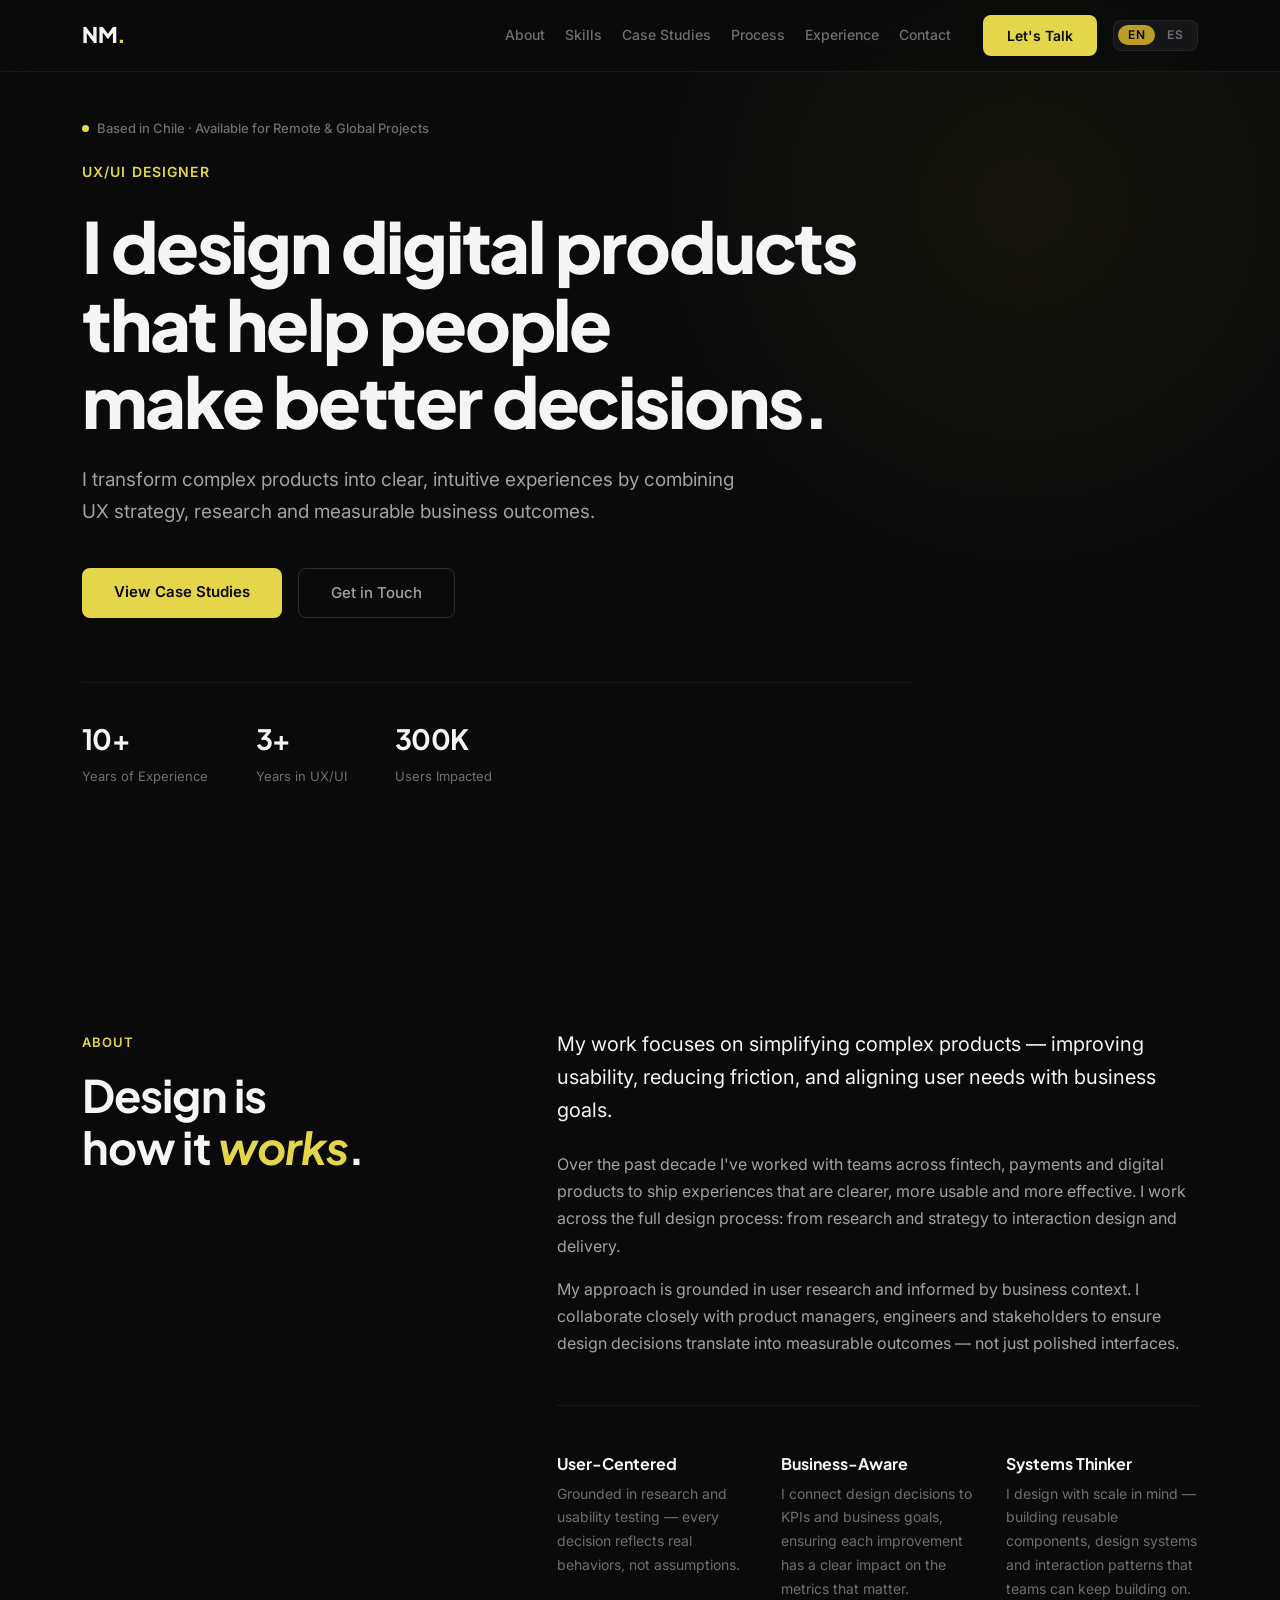
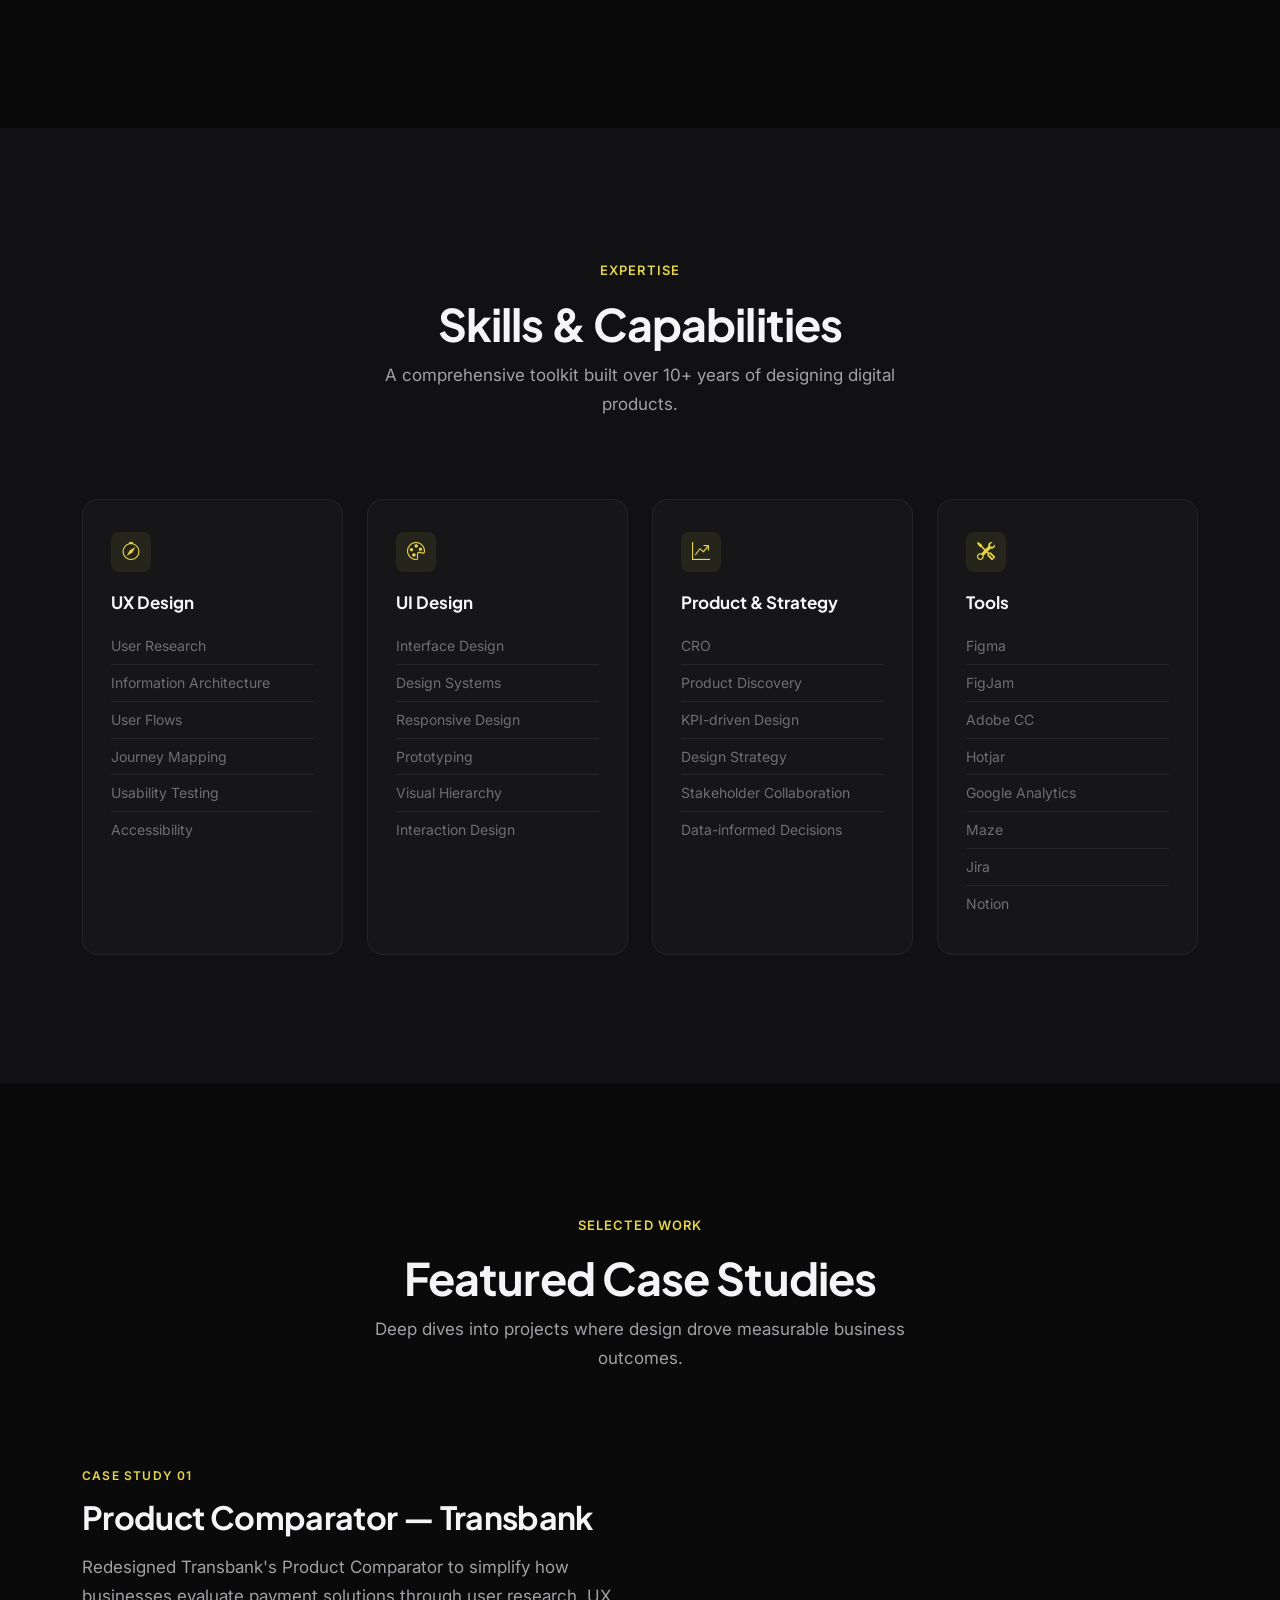
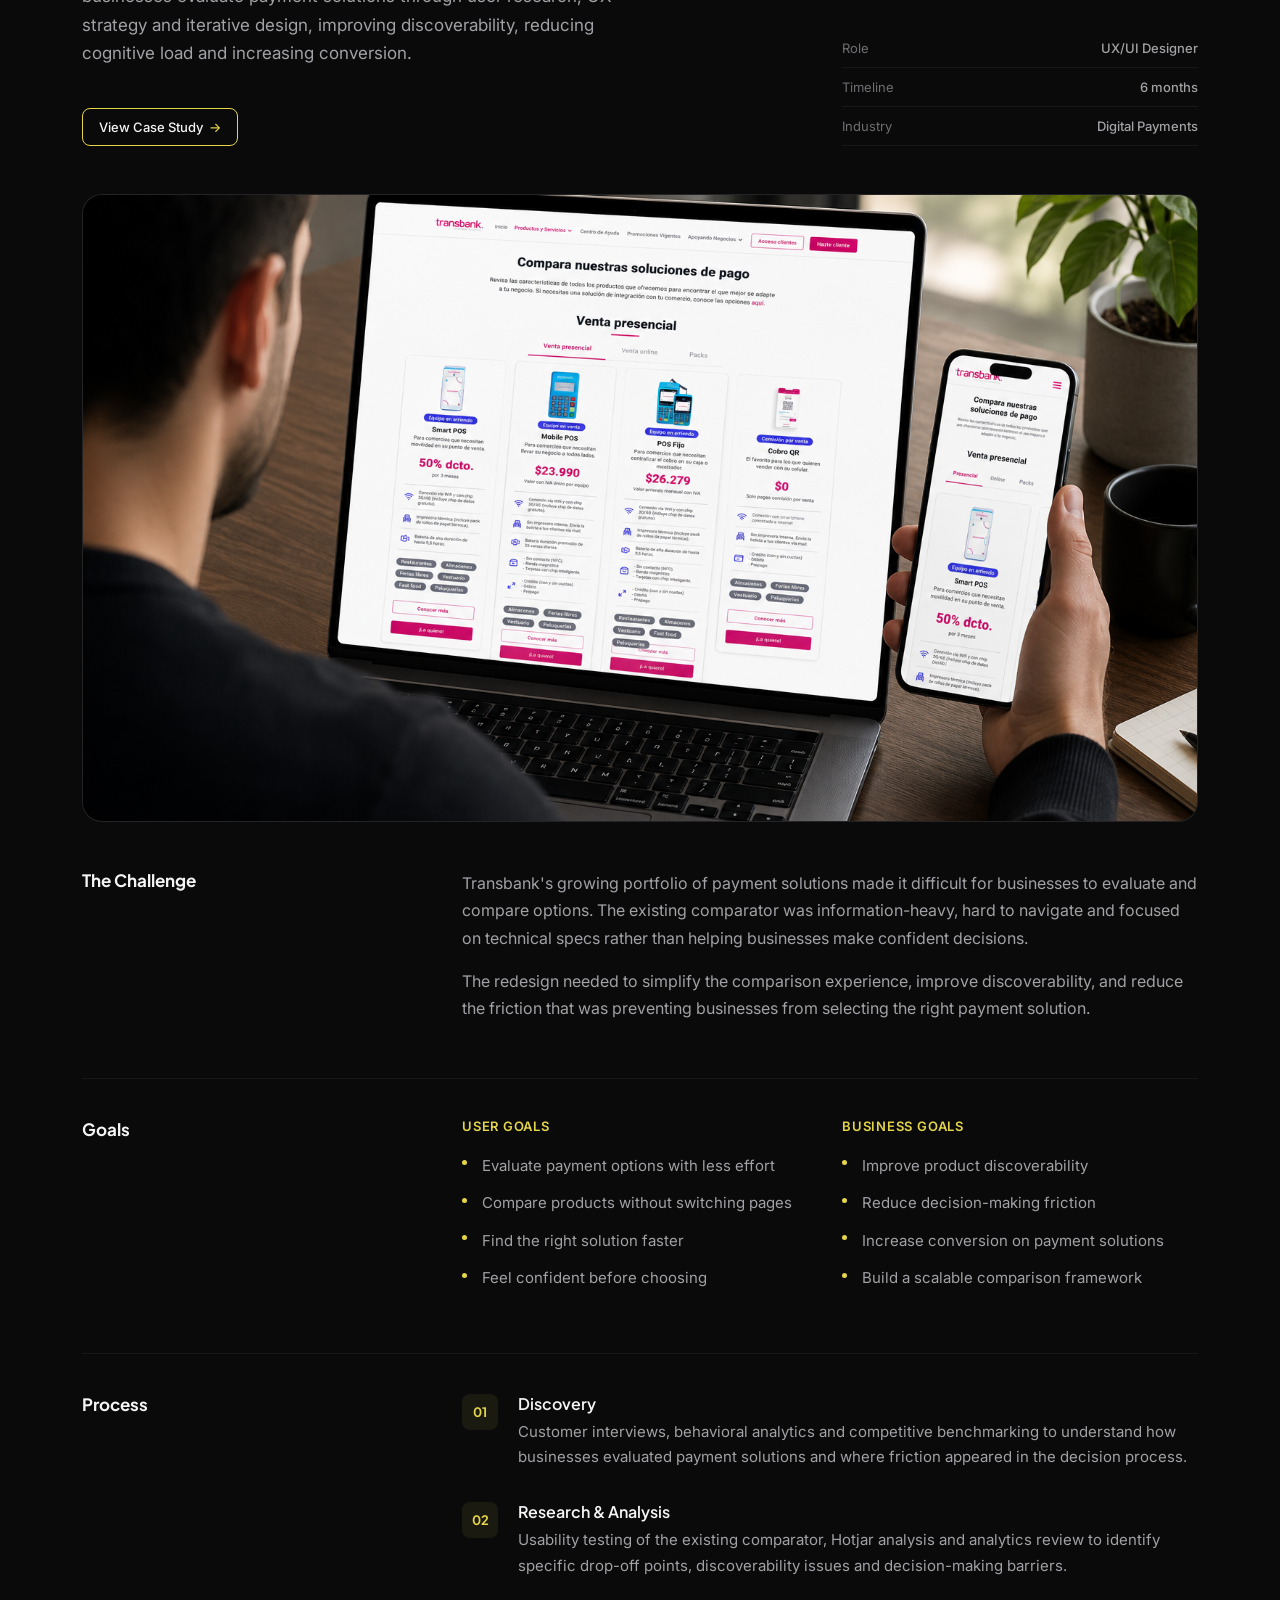
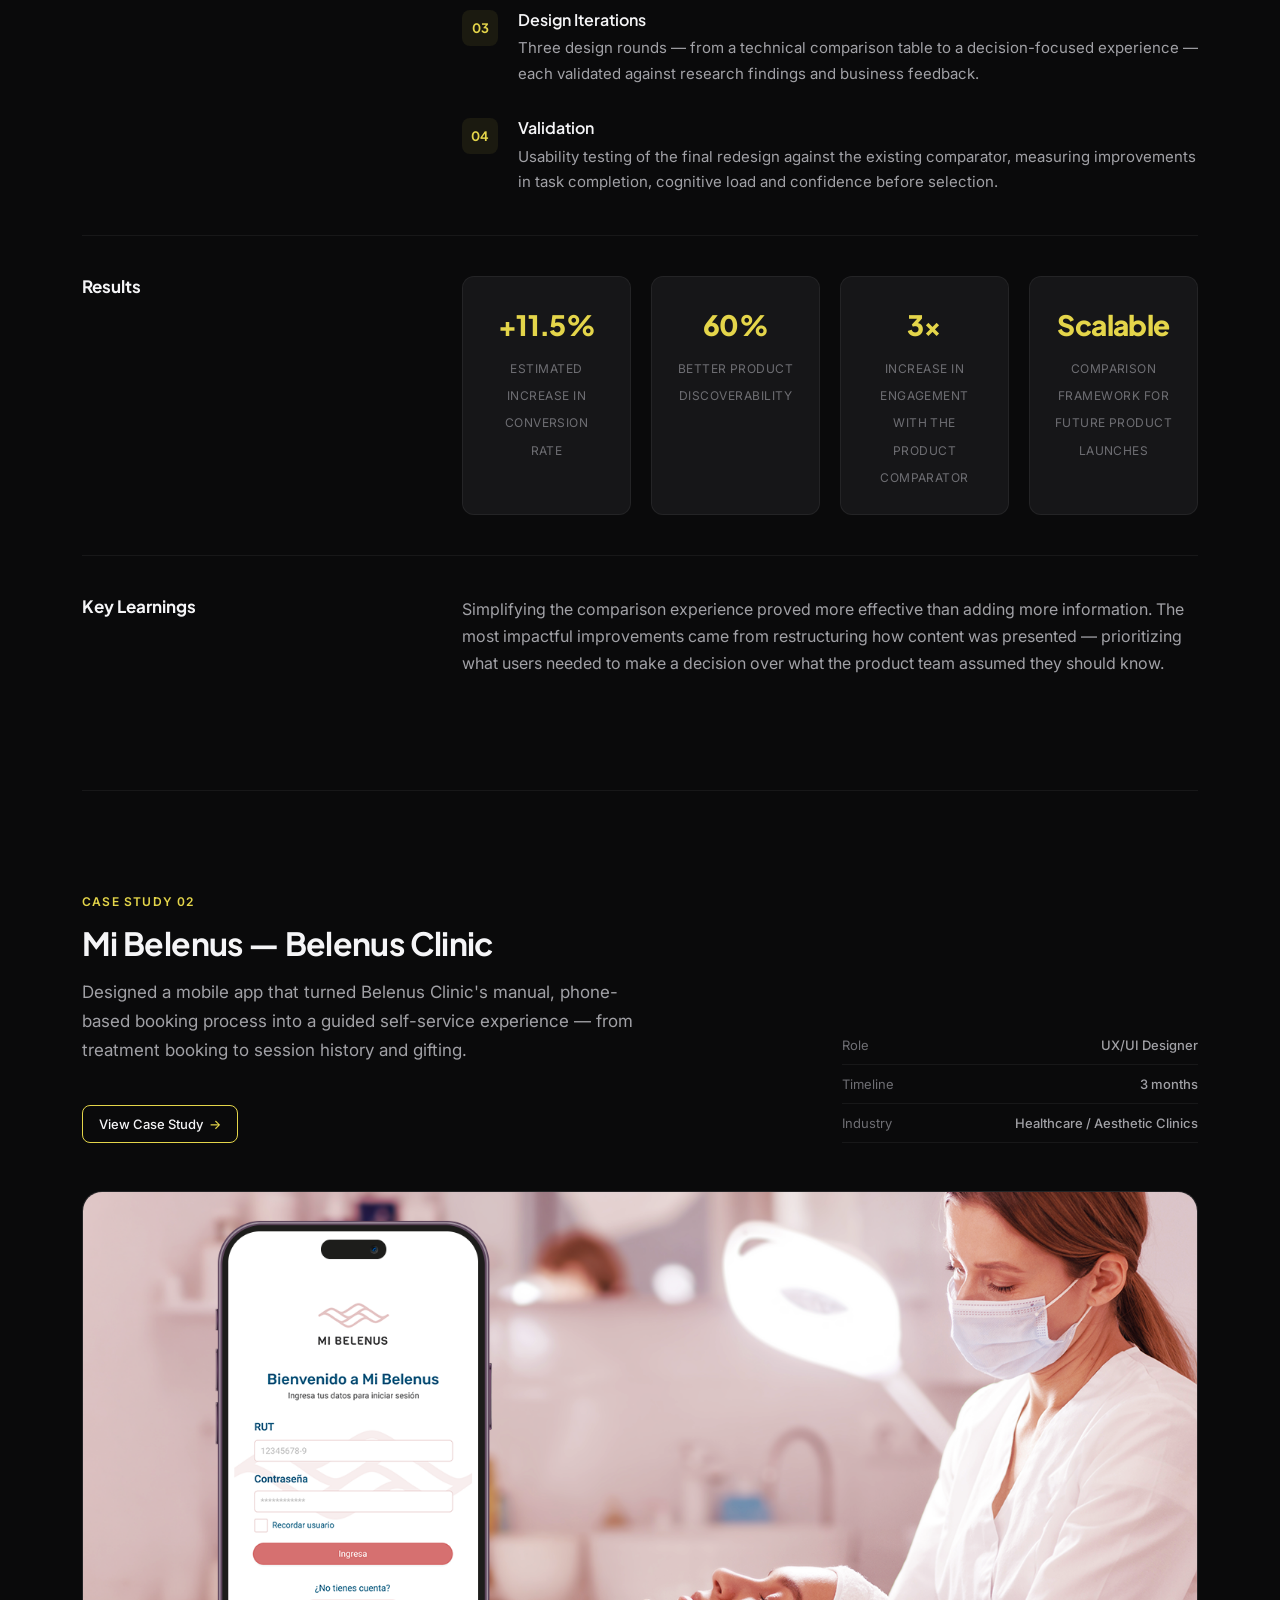
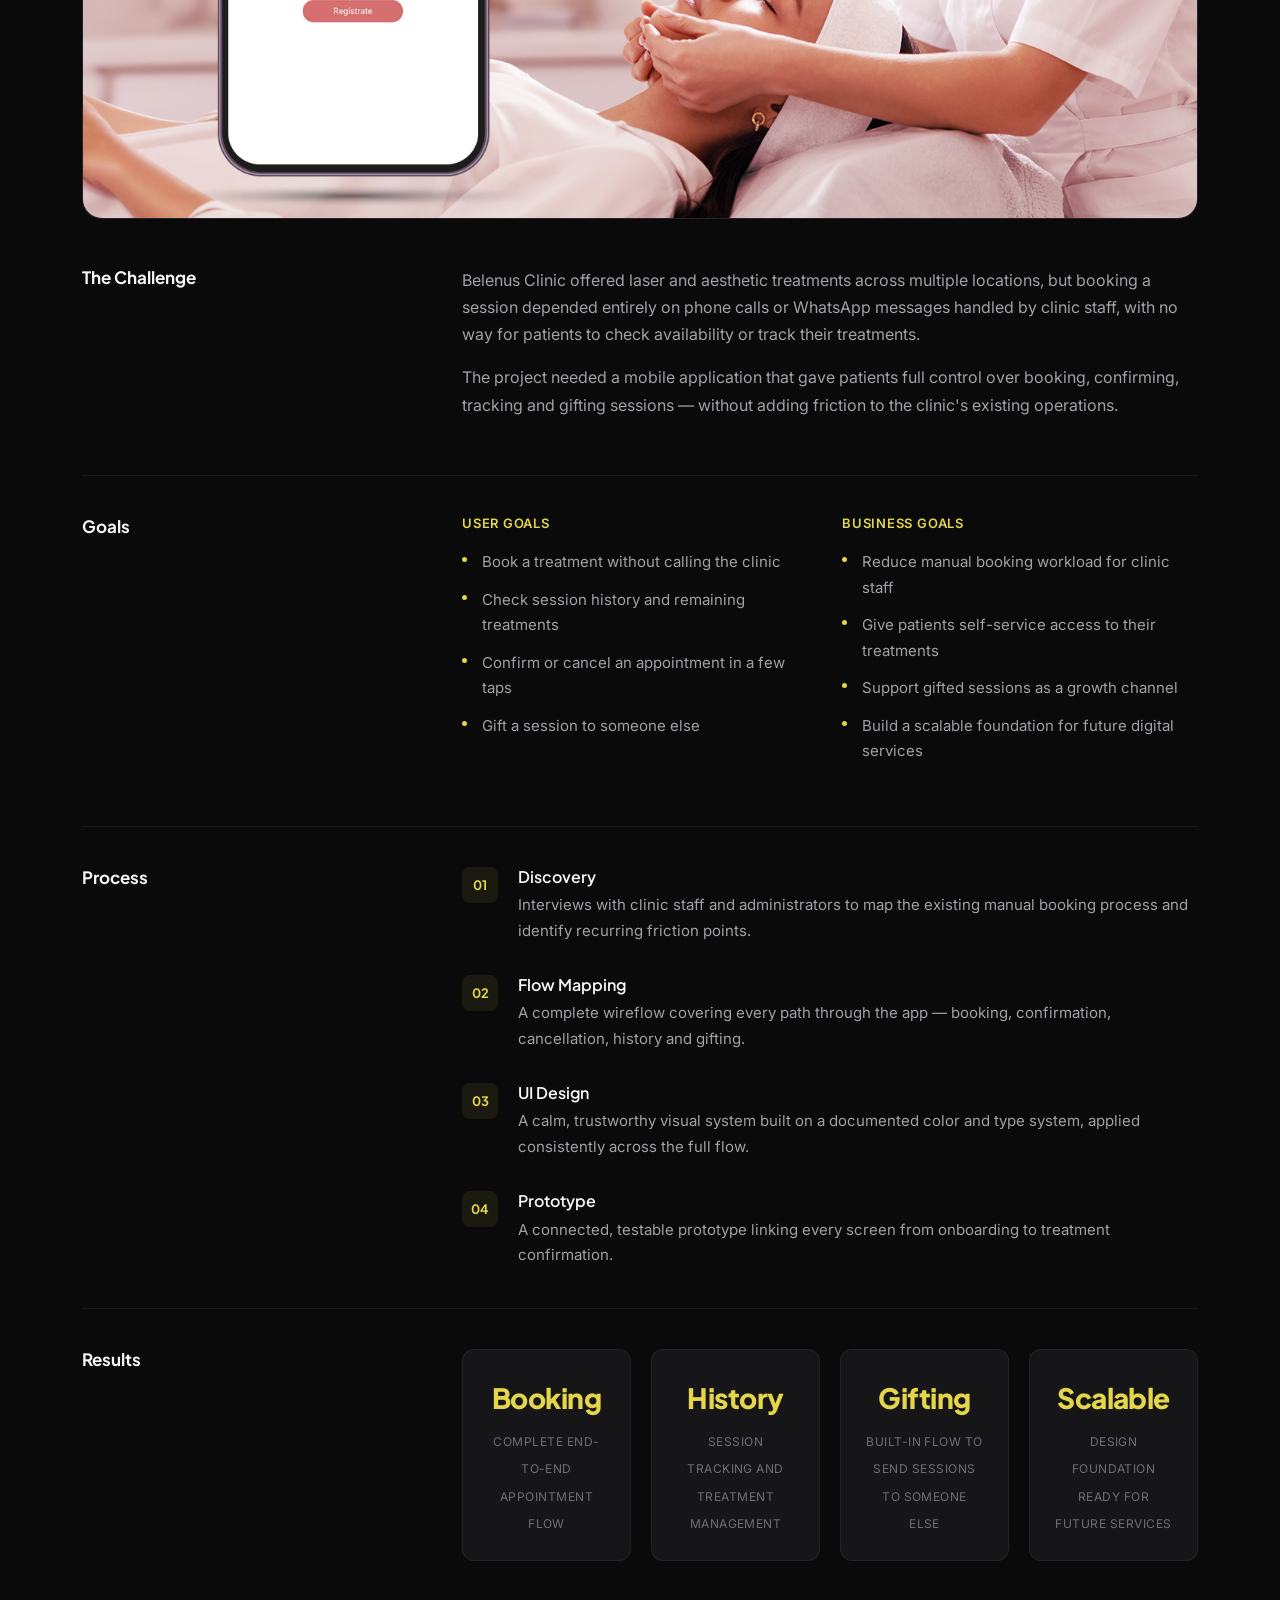
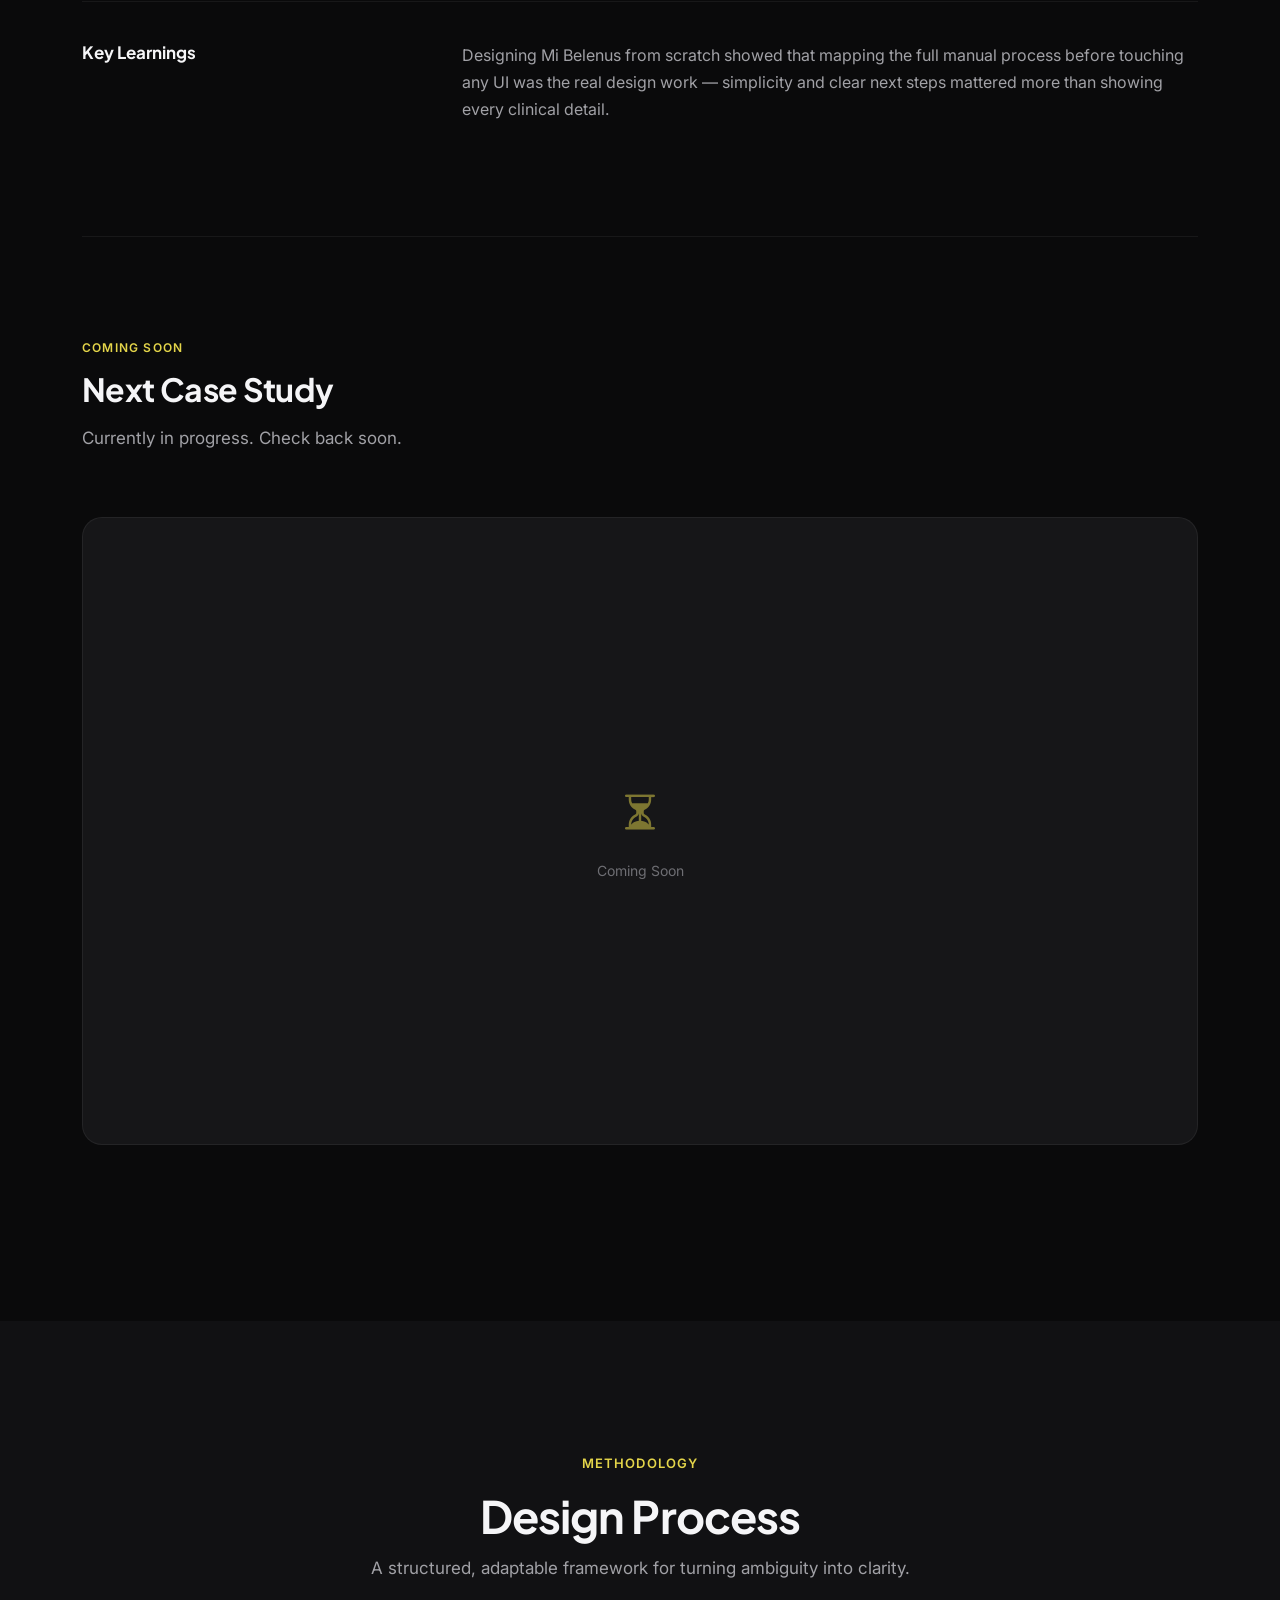
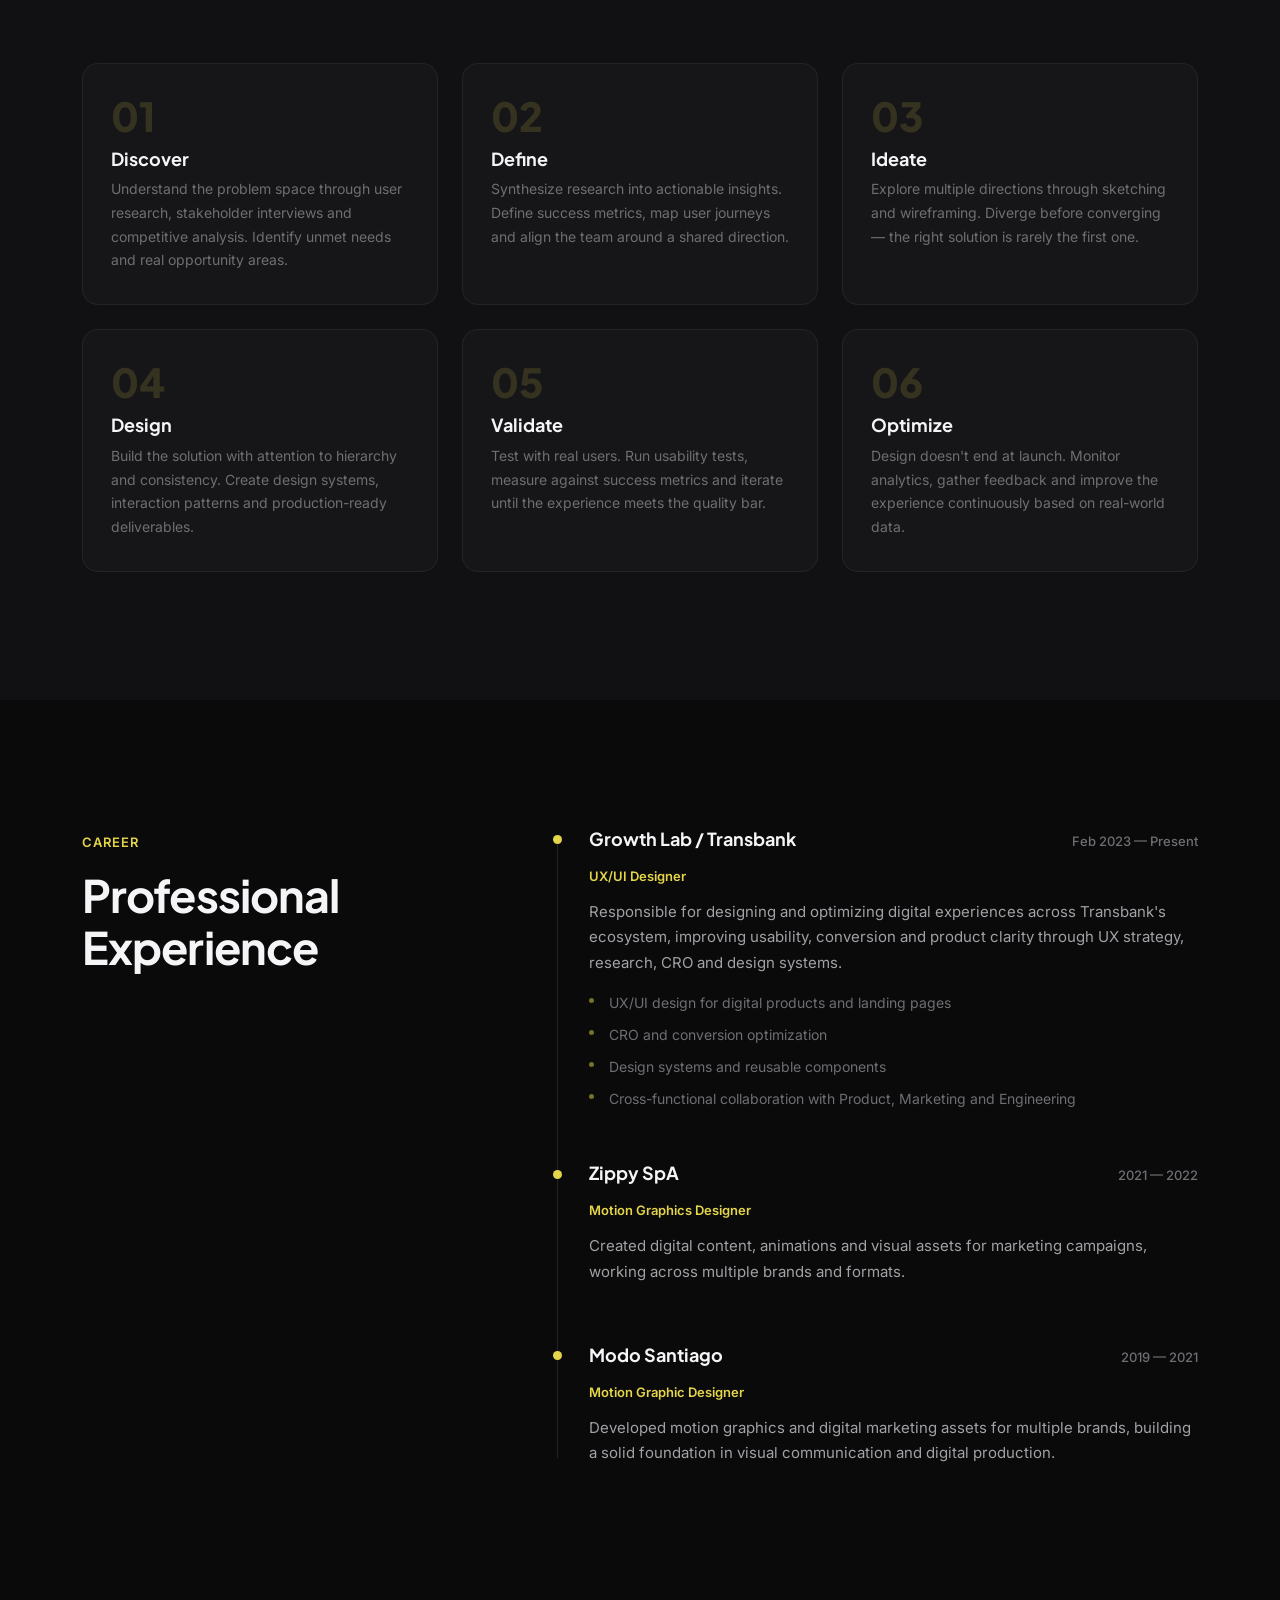
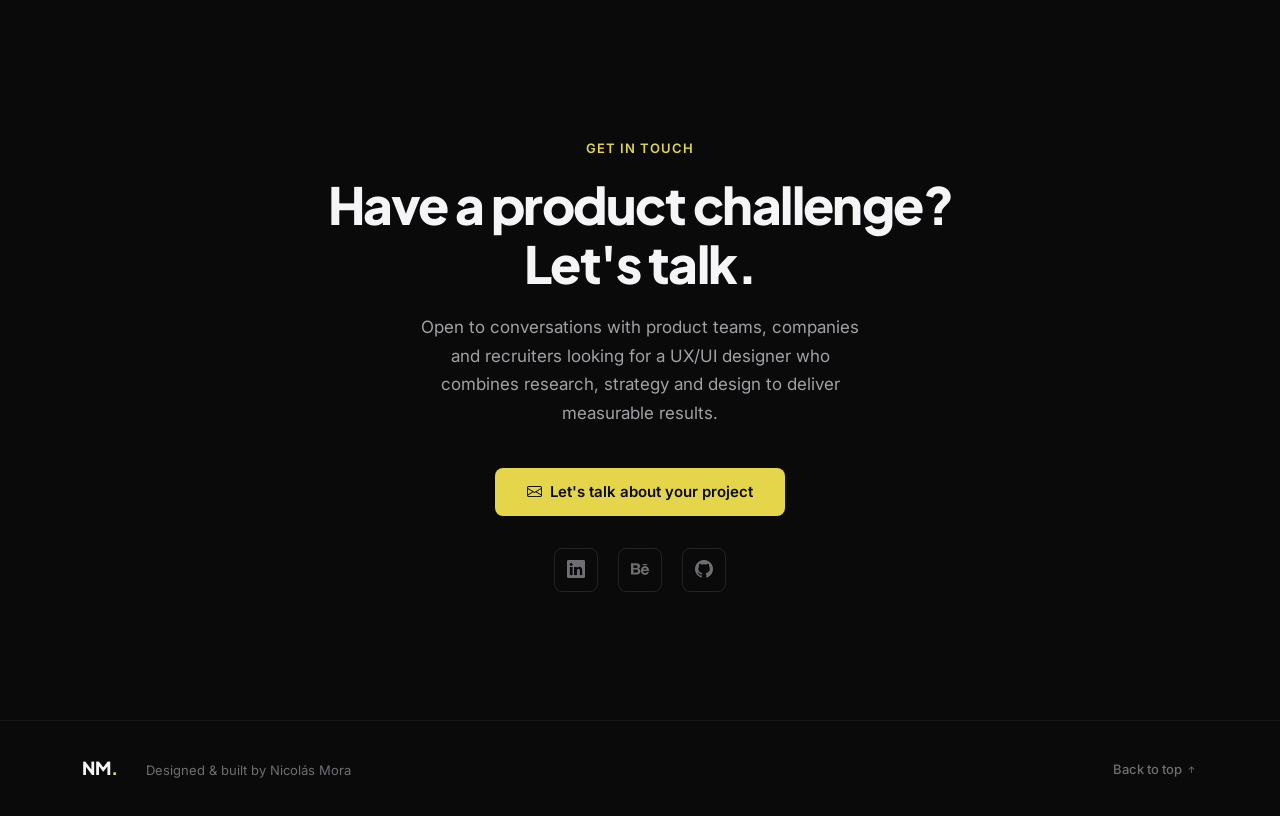
<file: index.html>
<!DOCTYPE html>
<html lang="en" data-bs-theme="dark">
<head>
  <meta charset="UTF-8">
  <meta name="viewport" content="width=device-width, initial-scale=1.0">
  <meta name="description" content="Senior UX/UI Designer — Crafting intuitive digital experiences that drive measurable business outcomes.">
  <meta name="author" content="Nicolás Mora">
  <meta name="theme-color" content="#0a0a0b">
  <title>Nicolás Mora — UX/UI Designer</title>

  <link rel="preconnect" href="https://fonts.googleapis.com">
  <link rel="preconnect" href="https://fonts.gstatic.com" crossorigin>
  <link href="https://fonts.googleapis.com/css2?family=Inter:wght@300;400;500;600;700&family=Plus+Jakarta+Sans:wght@400;500;600;700;800&display=swap" rel="stylesheet">

  <link href="https://cdn.jsdelivr.net/npm/bootstrap@5.3.3/dist/css/bootstrap.min.css" rel="stylesheet">
  <link href="https://cdn.jsdelivr.net/npm/bootstrap-icons@1.11.3/font/bootstrap-icons.min.css" rel="stylesheet">
  <link rel="stylesheet" href="css/style.css">
</head>
<body>

  <!-- ============ NAVIGATION ============ -->
  <nav class="navbar navbar-expand-lg fixed-top nav-blur" id="mainNav">
    <div class="container">
      <a class="navbar-brand brand-mark" href="#">NM<span class="accent-dot">.</span></a>
      <button class="navbar-toggler border-0 shadow-none" type="button" data-bs-toggle="collapse" data-bs-target="#navbarNav" aria-controls="navbarNav" aria-expanded="false" aria-label="Toggle navigation">
        <span class="navbar-toggler-icon"></span>
      </button>
      <div class="collapse navbar-collapse justify-content-end" id="navbarNav">
        <ul class="navbar-nav gap-lg-1">
          <li class="nav-item"><a class="nav-link" href="#about" data-i18n="nav.about">About</a></li>
          <li class="nav-item"><a class="nav-link" href="#skills" data-i18n="nav.skills">Skills</a></li>
          <li class="nav-item"><a class="nav-link" href="#case-studies" data-i18n="nav.caseStudies">Case Studies</a></li>
          <li class="nav-item"><a class="nav-link" href="#process" data-i18n="nav.process">Process</a></li>
          <li class="nav-item"><a class="nav-link" href="#experience" data-i18n="nav.experience">Experience</a></li>
          <li class="nav-item"><a class="nav-link" href="#contact" data-i18n="nav.contact">Contact</a></li>
        </ul>
        <a href="#contact" class="btn btn-accent ms-lg-4 d-none d-lg-inline-flex" data-i18n="nav.cta">Let's Talk</a>
        <div class="lang-switcher" role="group" aria-label="Language selector">
          <button class="lang-btn active" data-lang="en" aria-pressed="true">EN</button>
          <button class="lang-btn" data-lang="es" aria-pressed="false">ES</button>
        </div>
      </div>
    </div>
  </nav>

  <!-- ============ HERO ============ -->
  <header class="hero-section" id="hero">
    <div class="container">
      <div class="row min-vh-100 align-items-center">
        <div class="col-lg-10 col-xl-9">
          <div class="hero-availability fade-in">
            <span class="availability-dot" aria-hidden="true"></span>
            <span data-i18n="hero.availability">Based in Chile &middot; Available for Remote &amp; Global Projects</span>
          </div>
          <div class="hero-overline fade-in" style="animation-delay:.05s" data-i18n="hero.overline">Senior UX/UI Designer</div>
          <h1 class="hero-title fade-in" style="animation-delay:.1s" data-i18n="hero.title" data-i18n-html="true">
            I design digital products<br class="d-none d-md-block">
            that people <em>actually</em> love<br class="d-none d-md-block">
            to use.
          </h1>
          <p class="hero-sub fade-in" style="animation-delay:.2s" data-i18n="hero.sub" data-i18n-html="true">
            Turning complex problems into elegant, intuitive experiences.<br class="d-none d-md-block">
            10+ years helping startups and enterprises ship products that<br class="d-none d-md-block">
            drive engagement, conversion, and lasting business impact.
          </p>
          <div class="hero-ctas fade-in" style="animation-delay:.3s">
            <a href="#case-studies" class="btn btn-accent btn-lg" data-i18n="hero.cta1">View Case Studies</a>
            <a href="#contact" class="btn btn-outline-light btn-lg" data-i18n="hero.cta2">Get in Touch</a>
          </div>
          <div class="hero-stats fade-in" style="animation-delay:.4s">
            <div class="stat-item">
              <span class="stat-number">10+</span>
              <span class="stat-label" data-i18n="hero.stat1">Years Experience</span>
            </div>
            <div class="stat-item">
              <span class="stat-number">3+</span>
              <span class="stat-label" data-i18n="hero.stat2">Years in UX/UI</span>
            </div>
            <div class="stat-item">
              <span class="stat-number">300K</span>
              <span class="stat-label" data-i18n="hero.stat3">Users Impacted</span>
            </div>
          </div>
        </div>
      </div>
    </div>
    <div class="hero-gradient" aria-hidden="true"></div>
  </header>

  <!-- ============ ABOUT ============ -->
  <section class="section-padding" id="about">
    <div class="container">
      <div class="row">
        <div class="col-lg-4 mb-5 mb-lg-0">
          <span class="section-label scroll-reveal" data-i18n="about.label">About</span>
          <h2 class="section-title scroll-reveal" data-i18n="about.title" data-i18n-html="true">Design is<br>how it <em>works</em>.</h2>
        </div>
        <div class="col-lg-7 offset-lg-1">
          <div class="about-content scroll-reveal">
            <p class="lead-text" data-i18n="about.lead">
              I don't just push pixels — I solve problems. Every interface I design starts with understanding the people who will use it and the business outcomes it needs to deliver.
            </p>
            <p class="body-text" data-i18n="about.p1">
              Over the past decade, I've worked across fintech, SaaS, healthcare, and e-commerce — collaborating with product managers, engineers, and stakeholders to ship experiences that move metrics. My approach bridges user empathy with business strategy: I dig into research, challenge assumptions, and design systems that scale.
            </p>
            <p class="body-text" data-i18n="about.p2">
              I believe the best design is invisible. It reduces friction, builds trust, and makes complex workflows feel effortless. Whether I'm redesigning a checkout flow or architecting a design system from scratch, I focus on clarity, consistency, and measurable impact.
            </p>
          </div>
          <div class="about-values scroll-reveal">
            <div class="value-item">
              <h3 class="value-title" data-i18n="about.v1Title">User-Centered</h3>
              <p class="value-desc" data-i18n="about.v1Desc">Every decision is grounded in research, testing, and real user behavior — not assumptions.</p>
            </div>
            <div class="value-item">
              <h3 class="value-title" data-i18n="about.v2Title">Business-Aware</h3>
              <p class="value-desc" data-i18n="about.v2Desc">Good design delivers results. I tie every design decision to KPIs, conversion, and growth.</p>
            </div>
            <div class="value-item">
              <h3 class="value-title" data-i18n="about.v3Title">Systems Thinker</h3>
              <p class="value-desc" data-i18n="about.v3Desc">I build scalable design systems and component libraries that maintain consistency at scale.</p>
            </div>
          </div>
        </div>
      </div>
    </div>
  </section>

  <!-- ============ SKILLS ============ -->
  <section class="section-padding surface-alt" id="skills">
    <div class="container">
      <div class="text-center mb-5 pb-3">
        <span class="section-label scroll-reveal" data-i18n="skills.label">Expertise</span>
        <h2 class="section-title scroll-reveal" data-i18n="skills.title">Skills & Capabilities</h2>
        <p class="section-desc scroll-reveal" data-i18n="skills.desc">A comprehensive toolkit built over 10+ years of designing digital products.</p>
      </div>

      <div class="row g-4">
        <!-- UX Design -->
        <div class="col-md-6 col-xl-3 scroll-reveal">
          <div class="skill-card">
            <div class="skill-icon"><i class="bi bi-compass"></i></div>
            <h3 class="skill-card-title" data-i18n="skills.uxTitle">UX Design</h3>
            <ul class="skill-list">
              <li>User Research</li>
              <li>Information Architecture</li>
              <li>User Flows</li>
              <li>Journey Mapping</li>
              <li>Usability Testing</li>
              <li>Accessibility</li>
            </ul>
          </div>
        </div>

        <!-- UI Design -->
        <div class="col-md-6 col-xl-3 scroll-reveal" style="animation-delay:.1s">
          <div class="skill-card">
            <div class="skill-icon"><i class="bi bi-palette"></i></div>
            <h3 class="skill-card-title" data-i18n="skills.uiTitle">UI Design</h3>
            <ul class="skill-list">
              <li>Interface Design</li>
              <li>Design Systems</li>
              <li>Responsive Design</li>
              <li>Prototyping</li>
              <li>Visual Hierarchy</li>
              <li>Interaction Design</li>
            </ul>
          </div>
        </div>

        <!-- Product & Business -->
        <div class="col-md-6 col-xl-3 scroll-reveal" style="animation-delay:.2s">
          <div class="skill-card">
            <div class="skill-icon"><i class="bi bi-graph-up-arrow"></i></div>
            <h3 class="skill-card-title" data-i18n="skills.prodTitle">Product & Strategy</h3>
            <ul class="skill-list">
              <li>CRO</li>
              <li>Product Discovery</li>
              <li>KPI-driven Design</li>
              <li>Design Strategy</li>
              <li>Stakeholder Collaboration</li>
              <li>Data-informed Decisions</li>
            </ul>
          </div>
        </div>

        <!-- Tools -->
        <div class="col-md-6 col-xl-3 scroll-reveal" style="animation-delay:.3s">
          <div class="skill-card">
            <div class="skill-icon"><i class="bi bi-tools"></i></div>
            <h3 class="skill-card-title" data-i18n="skills.toolsTitle">Tools</h3>
            <ul class="skill-list">
              <li>Figma</li>
              <li>FigJam</li>
              <li>Adobe CC</li>
              <li>Hotjar</li>
              <li>Google Analytics</li>
              <li>Maze</li>
              <li>Jira</li>
              <li>Notion</li>
            </ul>
          </div>
        </div>
      </div>
    </div>
  </section>

  <!-- ============ CASE STUDIES ============ -->
  <section class="section-padding" id="case-studies">
    <div class="container">
      <div class="text-center mb-5 pb-4">
        <span class="section-label scroll-reveal" data-i18n="cs.label">Selected Work</span>
        <h2 class="section-title scroll-reveal" data-i18n="cs.title">Featured Case Studies</h2>
        <p class="section-desc scroll-reveal" data-i18n="cs.desc">Deep dives into projects where design drove measurable business outcomes.</p>
      </div>

      <!-- ===== Case Study 1 ===== -->
      <article class="case-study scroll-reveal" id="cs-transbank">
        <div class="case-study-header">
          <div class="row align-items-end">
            <div class="col-lg-8">
              <span class="case-label" data-i18n="cs1.label">Case Study 01</span>
              <h3 class="case-title" data-i18n="cs1.title">FinFlow — Redesigning the Future of Business Banking</h3>
              <p class="case-excerpt" data-i18n="cs1.excerpt">A complete UX overhaul of a B2B fintech platform that increased user activation by 47% and reduced onboarding drop-off by 62%.</p>
              <a href="case-studies/transbank-product-comparator.html" class="btn-case-study mt-4" data-i18n="cs1.viewCase">Explore Case Study</a>
            </div>
            <div class="col-lg-4">
              <div class="case-meta">
                <div class="meta-item"><span class="meta-label" data-i18n="cs.metaRole">Role</span><span class="meta-value" data-i18n="cs1.role">Lead UX/UI Designer</span></div>
                <div class="meta-item"><span class="meta-label" data-i18n="cs.metaTimeline">Timeline</span><span class="meta-value" data-i18n="cs1.timeline">6 months</span></div>
                <div class="meta-item"><span class="meta-label" data-i18n="cs.metaIndustry">Industry</span><span class="meta-value" data-i18n="cs1.industry">Fintech / B2B SaaS</span></div>
              </div>
            </div>
          </div>
        </div>

        <div class="case-visual">
          <div class="case-visual-placeholder">
            <img src="assets/home/home_cs_01.png"
                 alt="Transbank — Product Comparator interface mockup"
                 loading="lazy"
                 draggable="false"
                 style="width:100%;height:100%;object-fit:cover;display:block;">
          </div>
        </div>

        <div class="case-body">
          <div class="row">
            <div class="col-lg-4 mb-4 mb-lg-0">
              <h4 class="case-section-title" data-i18n="cs.challenge">The Challenge</h4>
            </div>
            <div class="col-lg-8">
              <p data-i18n="cs1.challengeP1">Transbank's growing portfolio of payment solutions made it difficult for businesses to evaluate and compare options. The existing comparator was information-heavy, hard to navigate and focused on technical specs rather than helping businesses make confident decisions.</p>
              <p data-i18n="cs1.challengeP2">The redesign needed to simplify the comparison experience, improve discoverability, and reduce the friction that was preventing businesses from selecting the right payment solution.</p>
            </div>
          </div>

          <hr class="case-divider">

          <div class="row">
            <div class="col-lg-4 mb-4 mb-lg-0">
              <h4 class="case-section-title" data-i18n="cs.goals">Goals</h4>
            </div>
            <div class="col-lg-8">
              <div class="row g-4">
                <div class="col-sm-6">
                  <h5 class="goal-label" data-i18n="cs.userGoals">User Goals</h5>
                  <ul class="goal-list">
                    <li data-i18n="cs1.ug1">Evaluate payment options with less effort</li>
                    <li data-i18n="cs1.ug2">Compare products without switching pages</li>
                    <li data-i18n="cs1.ug3">Find the right solution faster</li>
                    <li data-i18n="cs1.ug4">Feel confident before choosing</li>
                  </ul>
                </div>
                <div class="col-sm-6">
                  <h5 class="goal-label" data-i18n="cs.bizGoals">Business Goals</h5>
                  <ul class="goal-list">
                    <li data-i18n="cs1.bg1">Improve product discoverability</li>
                    <li data-i18n="cs1.bg2">Reduce decision-making friction</li>
                    <li data-i18n="cs1.bg3">Increase conversion on payment solutions</li>
                    <li data-i18n="cs1.bg4">Build a scalable comparison framework</li>
                  </ul>
                </div>
              </div>
            </div>
          </div>

          <hr class="case-divider">

          <div class="row">
            <div class="col-lg-4 mb-4 mb-lg-0">
              <h4 class="case-section-title" data-i18n="cs.process">Process</h4>
            </div>
            <div class="col-lg-8">
              <div class="process-steps-inline">
                <div class="process-step-item">
                  <span class="step-num">01</span>
                  <h5 data-i18n="cs1.proc1Title">Discovery</h5>
                  <p data-i18n="cs1.proc1Desc">Customer interviews, behavioral analytics and competitive benchmarking to understand how businesses evaluated payment solutions and where friction appeared in the decision process.</p>
                </div>
                <div class="process-step-item">
                  <span class="step-num">02</span>
                  <h5 data-i18n="cs1.proc2Title">Research & Analysis</h5>
                  <p data-i18n="cs1.proc2Desc">Usability testing of the existing comparator, Hotjar analysis and analytics review to identify specific drop-off points, discoverability issues and decision-making barriers.</p>
                </div>
                <div class="process-step-item">
                  <span class="step-num">03</span>
                  <h5 data-i18n="cs1.proc3Title">Design Iterations</h5>
                  <p data-i18n="cs1.proc3Desc">Three design rounds — from a technical comparison table to a decision-focused experience — each validated against research findings and business feedback.</p>
                </div>
                <div class="process-step-item">
                  <span class="step-num">04</span>
                  <h5 data-i18n="cs1.proc4Title">Validation</h5>
                  <p data-i18n="cs1.proc4Desc">Usability testing of the final redesign against the existing comparator, measuring improvements in task completion, cognitive load and confidence before selection.</p>
                </div>
              </div>
            </div>
          </div>

          <hr class="case-divider">

          <div class="row">
            <div class="col-lg-4 mb-4 mb-lg-0">
              <h4 class="case-section-title" data-i18n="cs.results">Results</h4>
            </div>
            <div class="col-lg-8">
              <div class="results-grid">
                <div class="result-card">
                  <span class="result-number">+11.5%</span>
                  <span class="result-desc" data-i18n="cs1.res1Desc">Estimated increase in conversion rate</span>
                </div>
                <div class="result-card">
                  <span class="result-number">60%</span>
                  <span class="result-desc" data-i18n="cs1.res2Desc">Better product discoverability</span>
                </div>
                <div class="result-card">
                  <span class="result-number">3×</span>
                  <span class="result-desc" data-i18n="cs1.res3Desc">Increase in engagement with the Product Comparator</span>
                </div>
                <div class="result-card">
                  <span class="result-number" data-i18n="cs1.res4Num">Scalable</span>
                  <span class="result-desc" data-i18n="cs1.res4Desc">Comparison framework for future product launches</span>
                </div>
              </div>
            </div>
          </div>

          <hr class="case-divider">

          <div class="row">
            <div class="col-lg-4 mb-4 mb-lg-0">
              <h4 class="case-section-title" data-i18n="cs.learnings">Key Learnings</h4>
            </div>
            <div class="col-lg-8">
              <p data-i18n="cs1.learnings">Simplifying the comparison experience proved more effective than adding more information. The most impactful improvements came from restructuring how content was presented — prioritizing what users needed to make a decision over what the product team assumed they should know.</p>
            </div>
          </div>
        </div>
      </article>

      <!-- ===== Case Study 2 ===== -->
      <article class="case-study scroll-reveal" id="cs-mibelenus">
        <div class="case-study-header">
          <div class="row align-items-end">
            <div class="col-lg-8">
              <span class="case-label" data-i18n="cs2.label">Case Study 02</span>
              <h3 class="case-title" data-i18n="cs2.title">Mi Belenus — Belenus Clinic</h3>
              <p class="case-excerpt" data-i18n="cs2.excerpt">Designed a mobile app that turned Belenus Clinic's manual, phone-based booking process into a guided self-service experience — from treatment booking to session history and gifting.</p>
              <a href="case-studies/mi-belenus.html" class="btn-case-study mt-4" data-i18n="cs2.viewCase">Explore Case Study</a>
            </div>
            <div class="col-lg-4">
              <div class="case-meta">
                <div class="meta-item"><span class="meta-label" data-i18n="cs.metaRole">Role</span><span class="meta-value" data-i18n="cs2.role">UX/UI Designer</span></div>
                <div class="meta-item"><span class="meta-label" data-i18n="cs.metaTimeline">Timeline</span><span class="meta-value" data-i18n="cs2.timeline">3 months</span></div>
                <div class="meta-item"><span class="meta-label" data-i18n="cs.metaIndustry">Industry</span><span class="meta-value" data-i18n="cs2.industry">Healthcare / Aesthetic Clinics</span></div>
              </div>
            </div>
          </div>
        </div>

        <div class="case-visual">
          <div class="case-visual-placeholder">
            <img src="assets/case-studies/mi-belenus/hero.png"
                 alt="Mi Belenus — booking, home and calendar screens"
                 loading="lazy"
                 draggable="false"
                 style="width:100%;height:100%;object-fit:cover;display:block;">
          </div>
        </div>

        <div class="case-body">
          <div class="row">
            <div class="col-lg-4 mb-4 mb-lg-0">
              <h4 class="case-section-title" data-i18n="cs.challenge">The Challenge</h4>
            </div>
            <div class="col-lg-8">
              <p data-i18n="cs2.challengeP1">Belenus Clinic offered laser and aesthetic treatments across multiple locations, but booking a session depended entirely on phone calls or WhatsApp messages handled by clinic staff, with no way for patients to check availability or track their treatments.</p>
              <p data-i18n="cs2.challengeP2">The project needed a mobile application that gave patients full control over booking, confirming, tracking and gifting sessions — without adding friction to the clinic's existing operations.</p>
            </div>
          </div>

          <hr class="case-divider">

          <div class="row">
            <div class="col-lg-4 mb-4 mb-lg-0">
              <h4 class="case-section-title" data-i18n="cs.goals">Goals</h4>
            </div>
            <div class="col-lg-8">
              <div class="row g-4">
                <div class="col-sm-6">
                  <h5 class="goal-label" data-i18n="cs.userGoals">User Goals</h5>
                  <ul class="goal-list">
                    <li data-i18n="cs2.ug1">Book a treatment without calling the clinic</li>
                    <li data-i18n="cs2.ug2">Check session history and remaining treatments</li>
                    <li data-i18n="cs2.ug3">Confirm or cancel an appointment in a few taps</li>
                    <li data-i18n="cs2.ug4">Gift a session to someone else</li>
                  </ul>
                </div>
                <div class="col-sm-6">
                  <h5 class="goal-label" data-i18n="cs.bizGoals">Business Goals</h5>
                  <ul class="goal-list">
                    <li data-i18n="cs2.bg1">Reduce manual booking workload for clinic staff</li>
                    <li data-i18n="cs2.bg2">Give patients self-service access to their treatments</li>
                    <li data-i18n="cs2.bg3">Support gifted sessions as a growth channel</li>
                    <li data-i18n="cs2.bg4">Build a scalable foundation for future digital services</li>
                  </ul>
                </div>
              </div>
            </div>
          </div>

          <hr class="case-divider">

          <div class="row">
            <div class="col-lg-4 mb-4 mb-lg-0">
              <h4 class="case-section-title" data-i18n="cs.process">Process</h4>
            </div>
            <div class="col-lg-8">
              <div class="process-steps-inline">
                <div class="process-step-item">
                  <span class="step-num">01</span>
                  <h5 data-i18n="cs2.proc1Title">Discovery</h5>
                  <p data-i18n="cs2.proc1Desc">Interviews with clinic staff and administrators to map the existing manual booking process and identify recurring friction points.</p>
                </div>
                <div class="process-step-item">
                  <span class="step-num">02</span>
                  <h5 data-i18n="cs2.proc2Title">Flow Mapping</h5>
                  <p data-i18n="cs2.proc2Desc">A complete wireflow covering every path through the app — booking, confirmation, cancellation, history and gifting.</p>
                </div>
                <div class="process-step-item">
                  <span class="step-num">03</span>
                  <h5 data-i18n="cs2.proc3Title">UI Design</h5>
                  <p data-i18n="cs2.proc3Desc">A calm, trustworthy visual system built on a documented color and type system, applied consistently across the full flow.</p>
                </div>
                <div class="process-step-item">
                  <span class="step-num">04</span>
                  <h5 data-i18n="cs2.proc4Title">Prototype</h5>
                  <p data-i18n="cs2.proc4Desc">A connected, testable prototype linking every screen from onboarding to treatment confirmation.</p>
                </div>
              </div>
            </div>
          </div>

          <hr class="case-divider">

          <div class="row">
            <div class="col-lg-4 mb-4 mb-lg-0">
              <h4 class="case-section-title" data-i18n="cs.results">Results</h4>
            </div>
            <div class="col-lg-8">
              <div class="results-grid">
                <div class="result-card">
                  <span class="result-number" data-i18n="cs2.res1Num">Booking</span>
                  <span class="result-desc" data-i18n="cs2.res1Desc">Complete end-to-end appointment flow</span>
                </div>
                <div class="result-card">
                  <span class="result-number" data-i18n="cs2.res2Num">History</span>
                  <span class="result-desc" data-i18n="cs2.res2Desc">Session tracking and treatment management</span>
                </div>
                <div class="result-card">
                  <span class="result-number" data-i18n="cs2.res3Num">Gifting</span>
                  <span class="result-desc" data-i18n="cs2.res3Desc">Built-in flow to send sessions to someone else</span>
                </div>
                <div class="result-card">
                  <span class="result-number" data-i18n="cs2.res4Num">Scalable</span>
                  <span class="result-desc" data-i18n="cs2.res4Desc">Design foundation ready for future services</span>
                </div>
              </div>
            </div>
          </div>

          <hr class="case-divider">

          <div class="row">
            <div class="col-lg-4 mb-4 mb-lg-0">
              <h4 class="case-section-title" data-i18n="cs.learnings">Key Learnings</h4>
            </div>
            <div class="col-lg-8">
              <p data-i18n="cs2.learnings">Designing Mi Belenus from scratch showed that mapping the full manual process before touching any UI was the real design work — simplicity and clear next steps mattered more than showing every clinical detail.</p>
            </div>
          </div>
        </div>
      </article>

      <!-- ===== Case Study 3 ===== -->
      <article class="case-study scroll-reveal" id="cs-3">
        <div class="case-study-header">
          <div class="row align-items-end">
            <div class="col-lg-8">
              <span class="case-label" data-i18n="cs3.label">Coming Soon</span>
              <h3 class="case-title" data-i18n="cs3.title">Next Case Study</h3>
              <p class="case-excerpt" data-i18n="cs3.excerpt">Currently in progress. Check back soon.</p>
            </div>
            <div class="col-lg-4"></div>
          </div>
        </div>

        <div class="case-visual">
          <div class="case-visual-placeholder">
            <div class="placeholder-inner">
              <i class="bi bi-hourglass-split"></i>
              <span>Coming Soon</span>
            </div>
          </div>
        </div>
      </article>

    </div>
  </section>

  <!-- ============ PROCESS ============ -->
  <section class="section-padding surface-alt" id="process">
    <div class="container">
      <div class="text-center mb-5 pb-3">
        <span class="section-label scroll-reveal" data-i18n="process.label">Methodology</span>
        <h2 class="section-title scroll-reveal" data-i18n="process.title">Design Process</h2>
        <p class="section-desc scroll-reveal" data-i18n="process.desc">A structured, adaptable framework for turning ambiguity into clarity.</p>
      </div>

      <div class="process-framework">
        <div class="row g-4">
          <div class="col-md-6 col-xl-4 scroll-reveal">
            <div class="process-card">
              <span class="process-num">01</span>
              <h3 class="process-card-title" data-i18n="process.s1Title">Discover</h3>
              <p class="process-card-desc" data-i18n="process.s1Desc">Understand the problem space through user research, stakeholder interviews, data analysis, and competitive benchmarking. Identify unmet needs and opportunity areas.</p>
            </div>
          </div>
          <div class="col-md-6 col-xl-4 scroll-reveal" style="animation-delay:.1s">
            <div class="process-card">
              <span class="process-num">02</span>
              <h3 class="process-card-title" data-i18n="process.s2Title">Define</h3>
              <p class="process-card-desc" data-i18n="process.s2Desc">Synthesize research into actionable insights. Frame the problem, define success metrics, map user journeys, and align stakeholders around a shared vision.</p>
            </div>
          </div>
          <div class="col-md-6 col-xl-4 scroll-reveal" style="animation-delay:.2s">
            <div class="process-card">
              <span class="process-num">03</span>
              <h3 class="process-card-title" data-i18n="process.s3Title">Ideate</h3>
              <p class="process-card-desc" data-i18n="process.s3Desc">Explore multiple directions through sketching, wireframing, and collaborative workshops. Diverge before converging — the best solutions come from unexpected places.</p>
            </div>
          </div>
          <div class="col-md-6 col-xl-4 scroll-reveal" style="animation-delay:.3s">
            <div class="process-card">
              <span class="process-num">04</span>
              <h3 class="process-card-title" data-i18n="process.s4Title">Design</h3>
              <p class="process-card-desc" data-i18n="process.s4Desc">Craft the solution with attention to hierarchy, consistency, and delight. Build design systems, define interaction patterns, and create pixel-perfect deliverables.</p>
            </div>
          </div>
          <div class="col-md-6 col-xl-4 scroll-reveal" style="animation-delay:.4s">
            <div class="process-card">
              <span class="process-num">05</span>
              <h3 class="process-card-title" data-i18n="process.s5Title">Validate</h3>
              <p class="process-card-desc" data-i18n="process.s5Desc">Test with real users. Run usability tests, gather feedback, measure against success metrics, and iterate until the experience meets the quality bar.</p>
            </div>
          </div>
          <div class="col-md-6 col-xl-4 scroll-reveal" style="animation-delay:.5s">
            <div class="process-card">
              <span class="process-num">06</span>
              <h3 class="process-card-title" data-i18n="process.s6Title">Optimize</h3>
              <p class="process-card-desc" data-i18n="process.s6Desc">Design doesn't end at launch. Monitor analytics, run A/B tests, gather user feedback, and continuously improve the experience based on real-world data.</p>
            </div>
          </div>
        </div>
      </div>
    </div>
  </section>

  <!-- ============ EXPERIENCE ============ -->
  <section class="section-padding" id="experience">
    <div class="container">
      <div class="row">
        <div class="col-lg-4 mb-5 mb-lg-0">
          <span class="section-label scroll-reveal" data-i18n="exp.label">Career</span>
          <h2 class="section-title scroll-reveal" data-i18n="exp.title" data-i18n-html="true">Professional<br>Experience</h2>
        </div>
        <div class="col-lg-7 offset-lg-1">
          <div class="timeline">

            <div class="timeline-item scroll-reveal">
              <div class="timeline-marker"></div>
              <div class="timeline-content">
                <div class="timeline-header">
                  <h3 class="timeline-company">Growth Lab / Transbank</h3>
                  <span class="timeline-date" data-i18n="exp.t1Date">Feb 2023 — Present</span>
                </div>
                <span class="timeline-role" data-i18n="exp.t1Role">UX/UI Designer</span>
                <p class="timeline-desc" data-i18n="exp.t1Desc">Responsible for designing and optimizing digital experiences across Transbank's ecosystem, improving usability, conversion and product clarity through UX strategy, research, CRO and design systems.</p>
                <ul class="timeline-achievements">
                  <li>UX/UI design for digital products and landing pages</li>
                  <li>CRO and conversion optimization</li>
                  <li>Design systems and reusable components</li>
                  <li>Cross-functional collaboration with Product, Marketing and Engineering</li>
                </ul>
              </div>
            </div>

            <div class="timeline-item scroll-reveal">
              <div class="timeline-marker"></div>
              <div class="timeline-content">
                <div class="timeline-header">
                  <h3 class="timeline-company">Zippy SpA</h3>
                  <span class="timeline-date">2021 — 2022</span>
                </div>
                <span class="timeline-role" data-i18n="exp.t2Role">Motion Graphics Designer</span>
                <p class="timeline-desc" data-i18n="exp.t2Desc">Created digital content, animations and visual assets for marketing campaigns, working across multiple brands and formats.</p>
              </div>
            </div>

            <div class="timeline-item scroll-reveal">
              <div class="timeline-marker"></div>
              <div class="timeline-content">
                <div class="timeline-header">
                  <h3 class="timeline-company">Modo Santiago</h3>
                  <span class="timeline-date">2019 — 2021</span>
                </div>
                <span class="timeline-role" data-i18n="exp.t3Role">Motion Graphic Designer</span>
                <p class="timeline-desc" data-i18n="exp.t3Desc">Developed motion graphics and digital marketing assets for multiple brands, building a solid foundation in visual communication and digital production.</p>
              </div>
            </div>

          </div>
        </div>
      </div>
    </div>
  </section>

  <!-- ============ CONTACT ============ -->
  <section class="section-padding" id="contact">
    <div class="container">
      <div class="row justify-content-center">
        <div class="col-lg-8 text-center">
          <span class="section-label scroll-reveal" data-i18n="contact.label">Get in Touch</span>
          <h2 class="contact-title scroll-reveal" data-i18n="contact.title" data-i18n-html="true">Let's build something<br><em>great</em> together.</h2>
          <p class="contact-desc scroll-reveal" data-i18n="contact.desc">I'm always open to discussing new projects, design challenges, and opportunities to create meaningful impact.</p>
          <div class="contact-links scroll-reveal">
            <a href="mailto:nicolasmora2788@gmail.com" class="btn btn-accent btn-lg" data-i18n="contact.cta" data-i18n-html="true">
              <i class="bi bi-envelope me-2"></i>Let's talk about your project
            </a>
          </div>
          <div class="contact-social scroll-reveal">
            <a href="https://www.linkedin.com/in/nmoracl/" class="social-link" aria-label="LinkedIn" target="_blank" rel="noopener noreferrer"><i class="bi bi-linkedin"></i></a>
            <a href="https://www.behance.net/nmora" class="social-link" aria-label="Behance" target="_blank" rel="noopener noreferrer"><i class="bi bi-behance"></i></a>
            <a href="https://github.com/nmoraCL" class="social-link" aria-label="GitHub" target="_blank" rel="noopener noreferrer"><i class="bi bi-github"></i></a>
          </div>
        </div>
      </div>
    </div>
  </section>

  <!-- ============ FOOTER ============ -->
  <footer class="site-footer">
    <div class="container">
      <div class="row align-items-center">
        <div class="col-md-6">
          <span class="footer-brand">NM<span class="accent-dot">.</span></span>
          <span class="footer-copy" data-i18n="footer.copy">Designed & built by Nicolás Mora</span>
        </div>
        <div class="col-md-6 text-md-end mt-3 mt-md-0">
          <a href="#hero" class="footer-link" data-i18n="footer.top" data-i18n-html="true">Back to top <i class="bi bi-arrow-up-short"></i></a>
        </div>
      </div>
    </div>
  </footer>

  <script src="https://cdn.jsdelivr.net/npm/bootstrap@5.3.3/dist/js/bootstrap.bundle.min.js"></script>
  <script src="js/i18n.js"></script>
  <script src="js/main.js"></script>
</body>
</html>
</file>
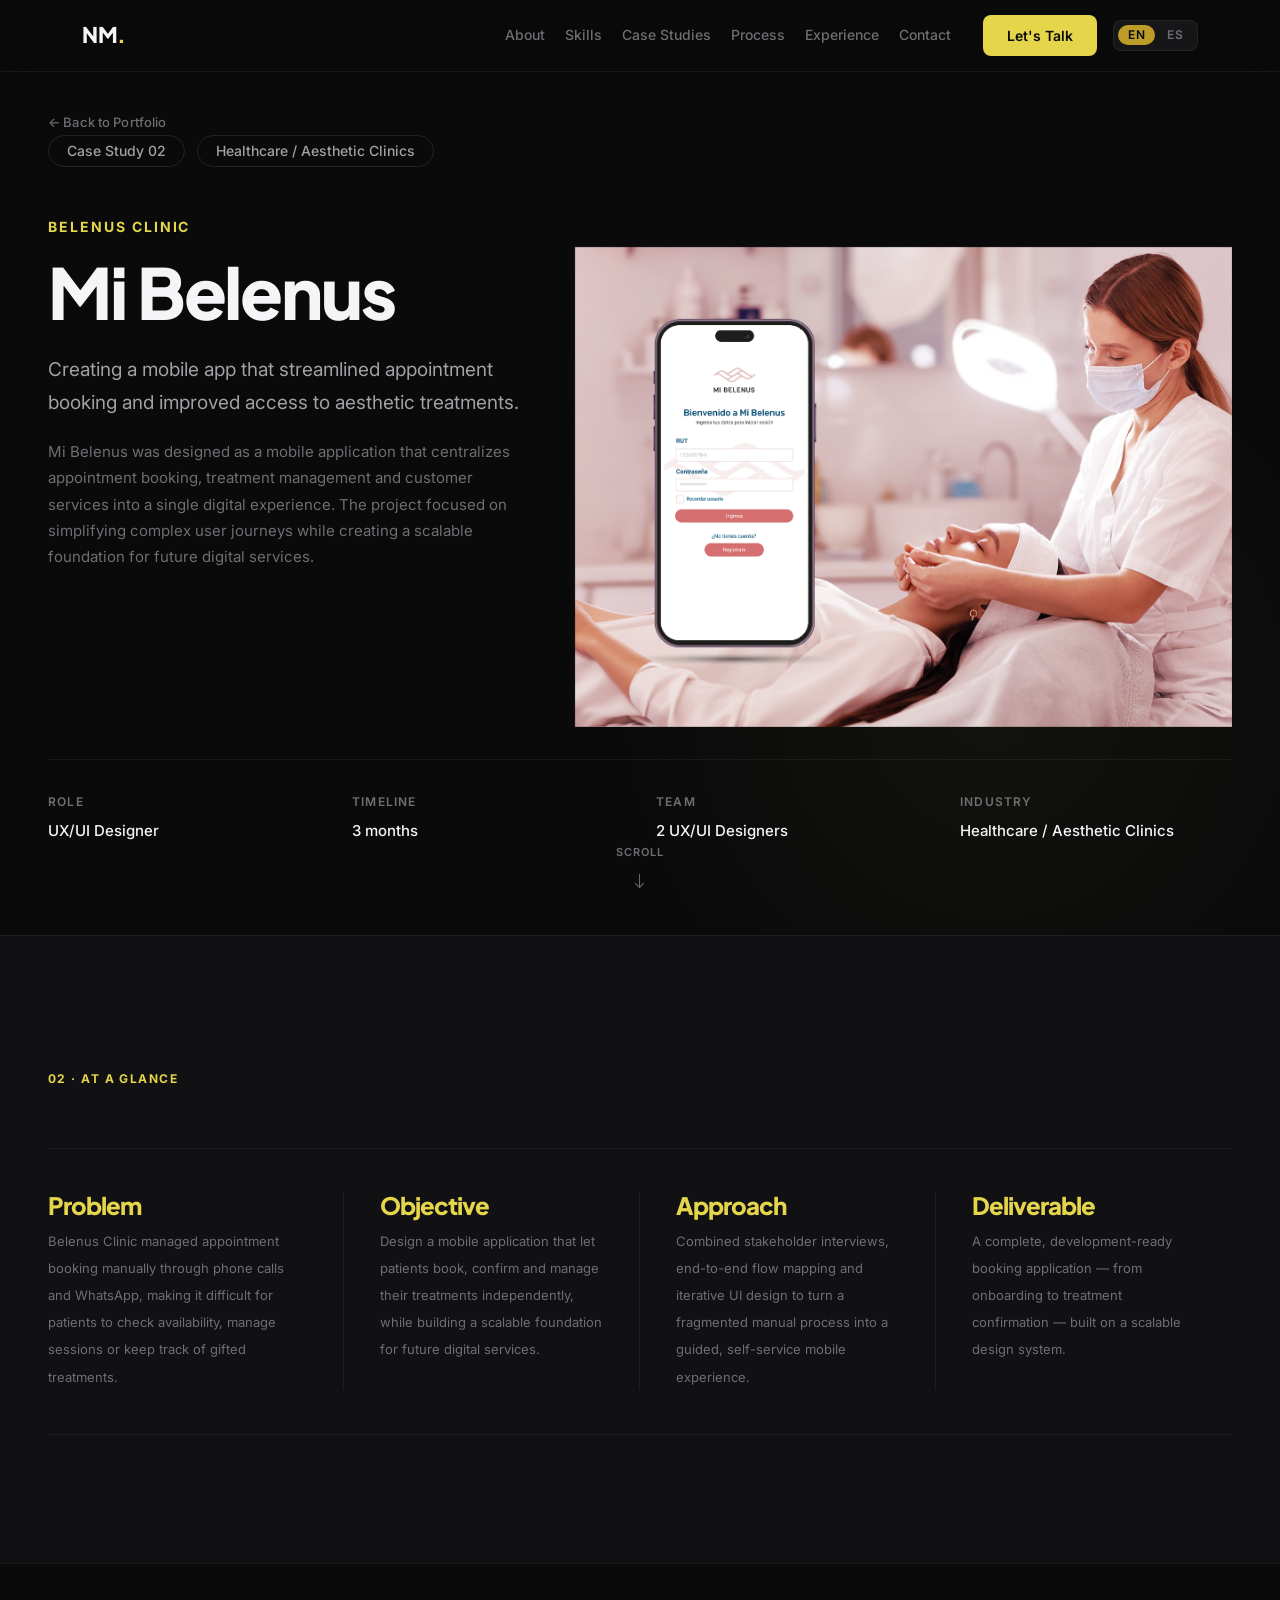
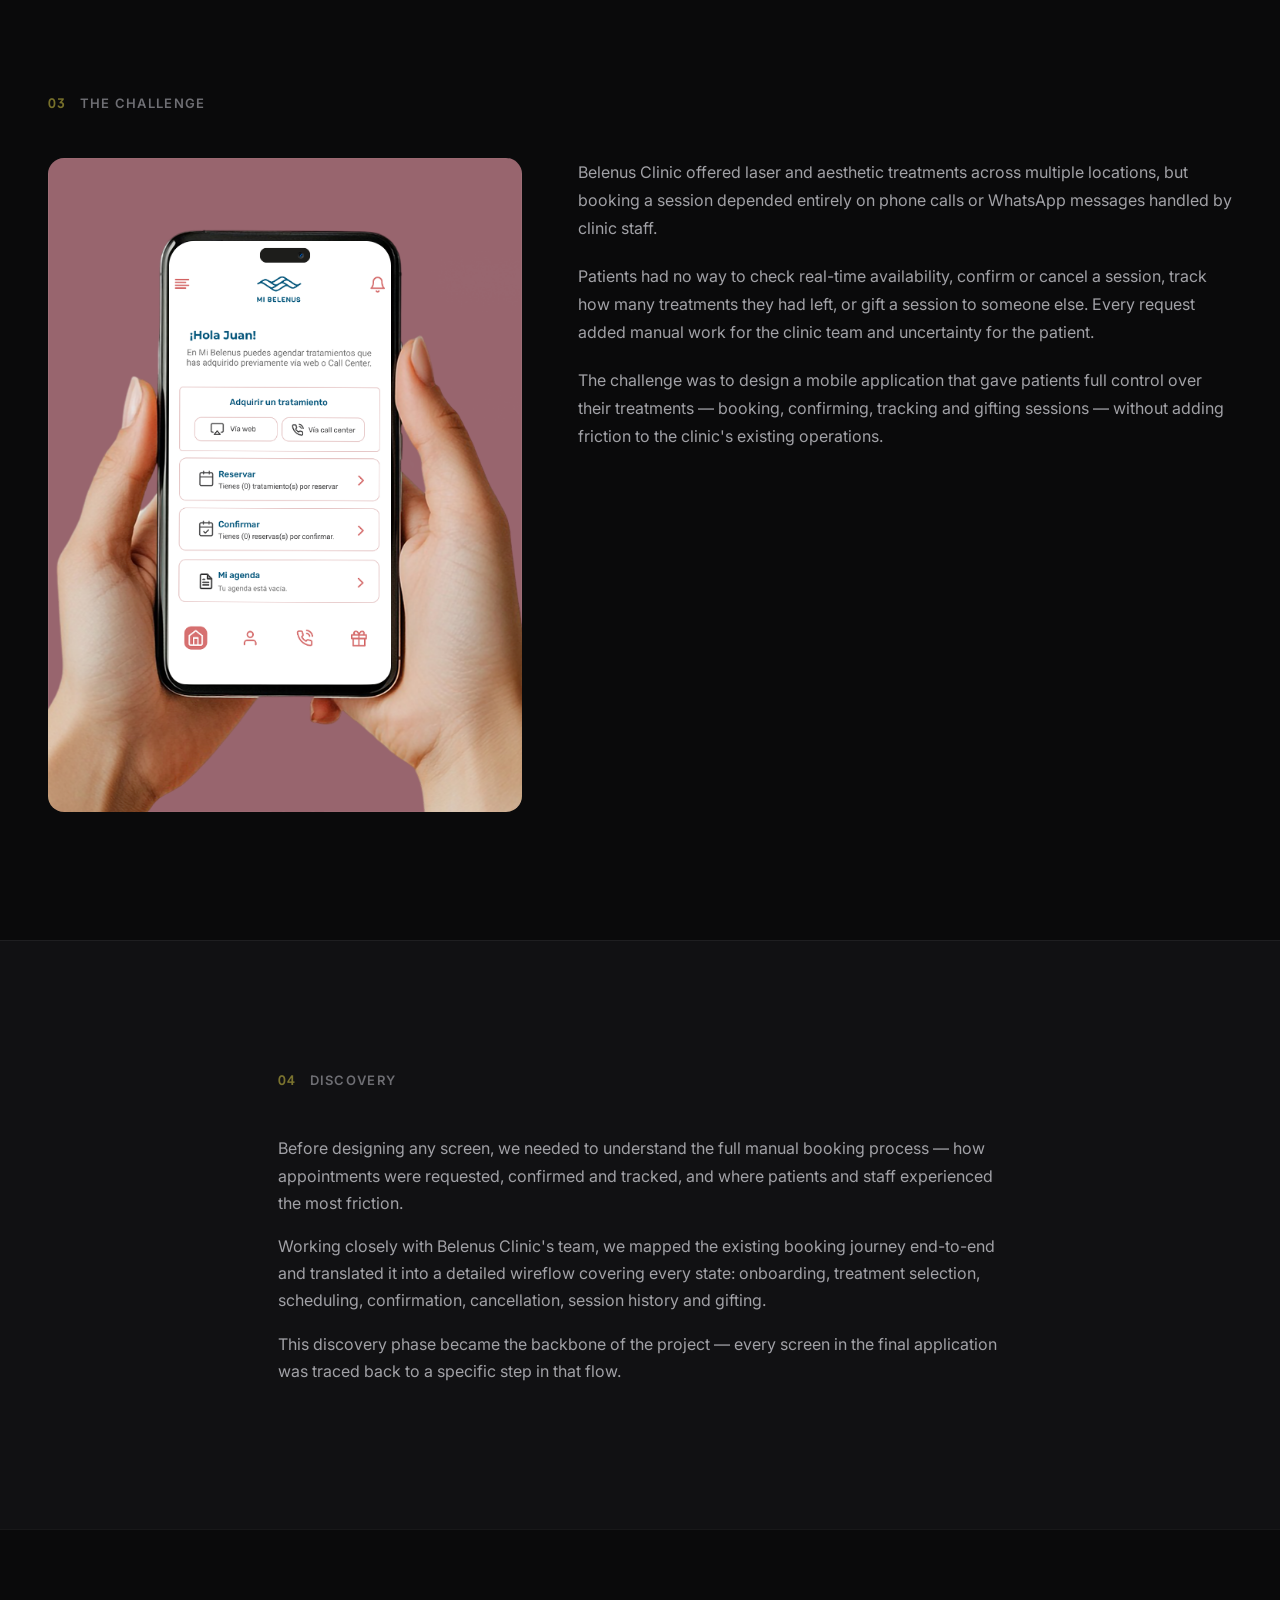
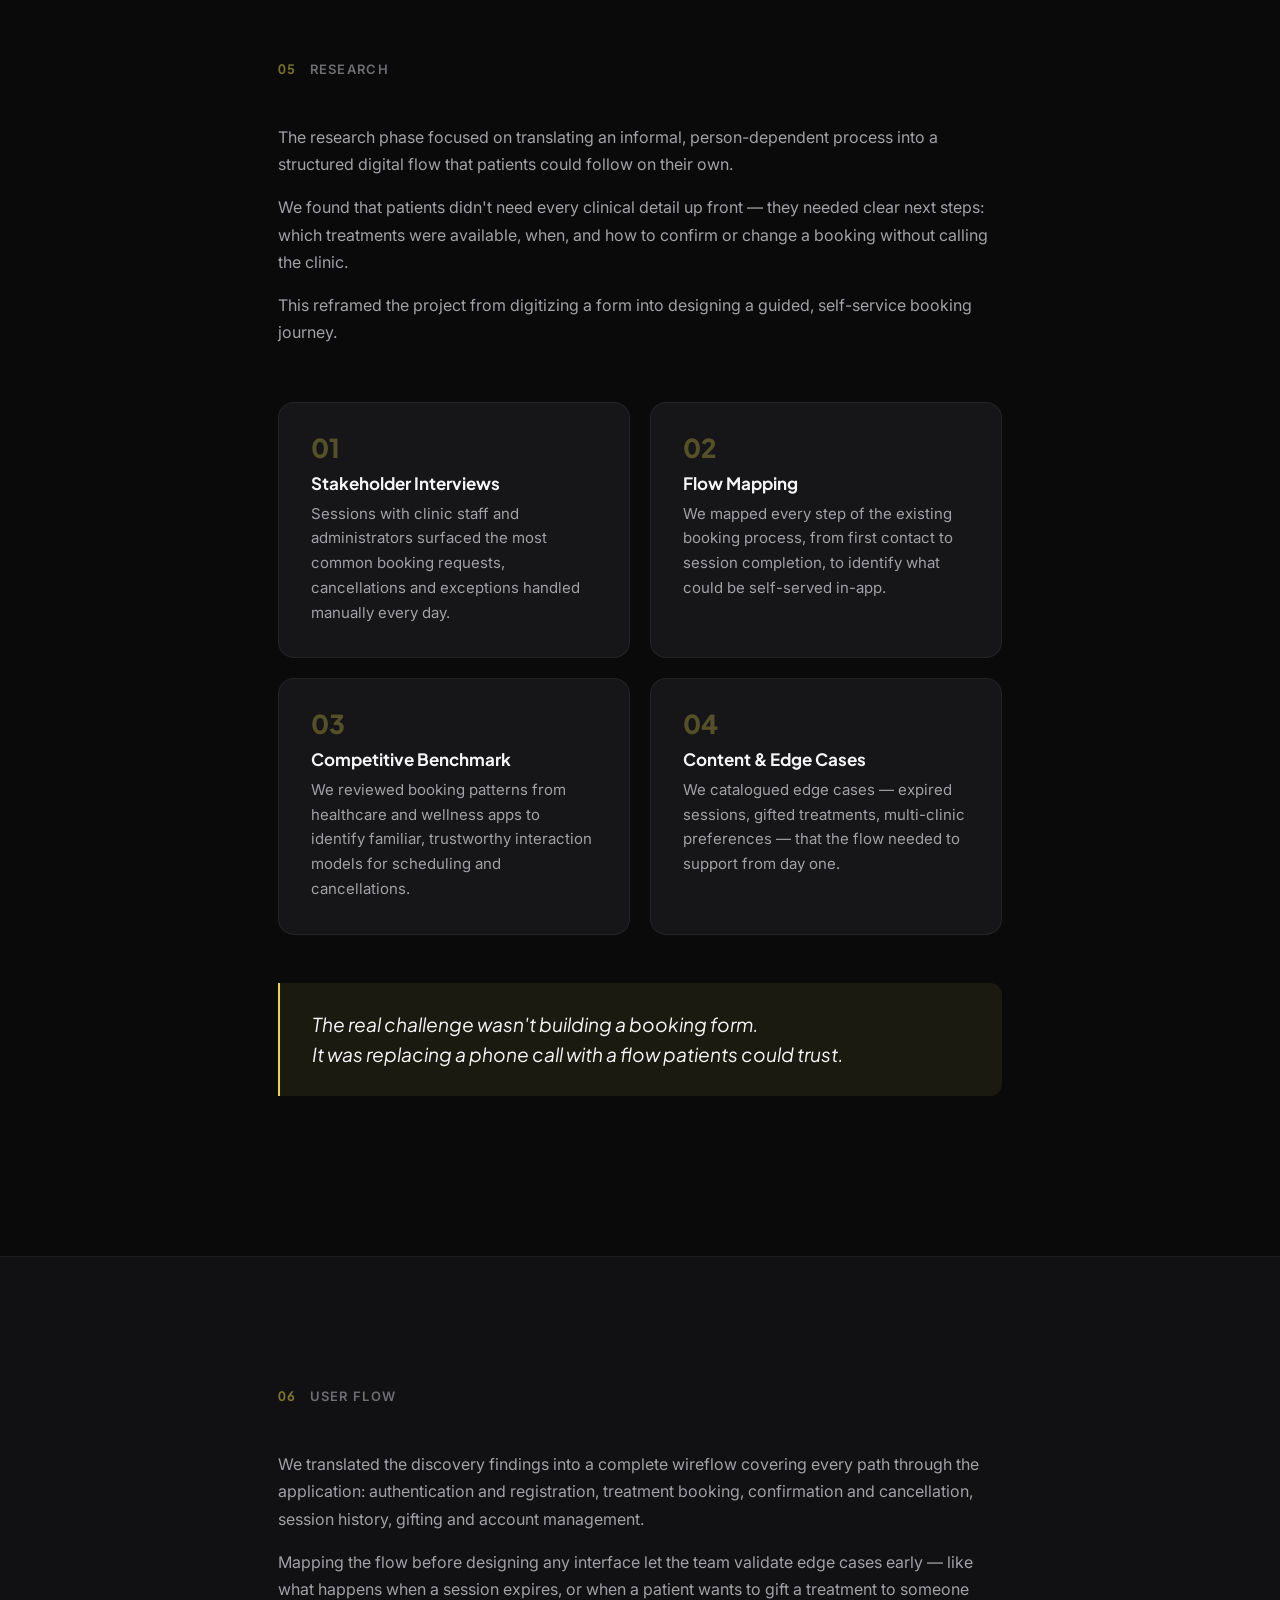
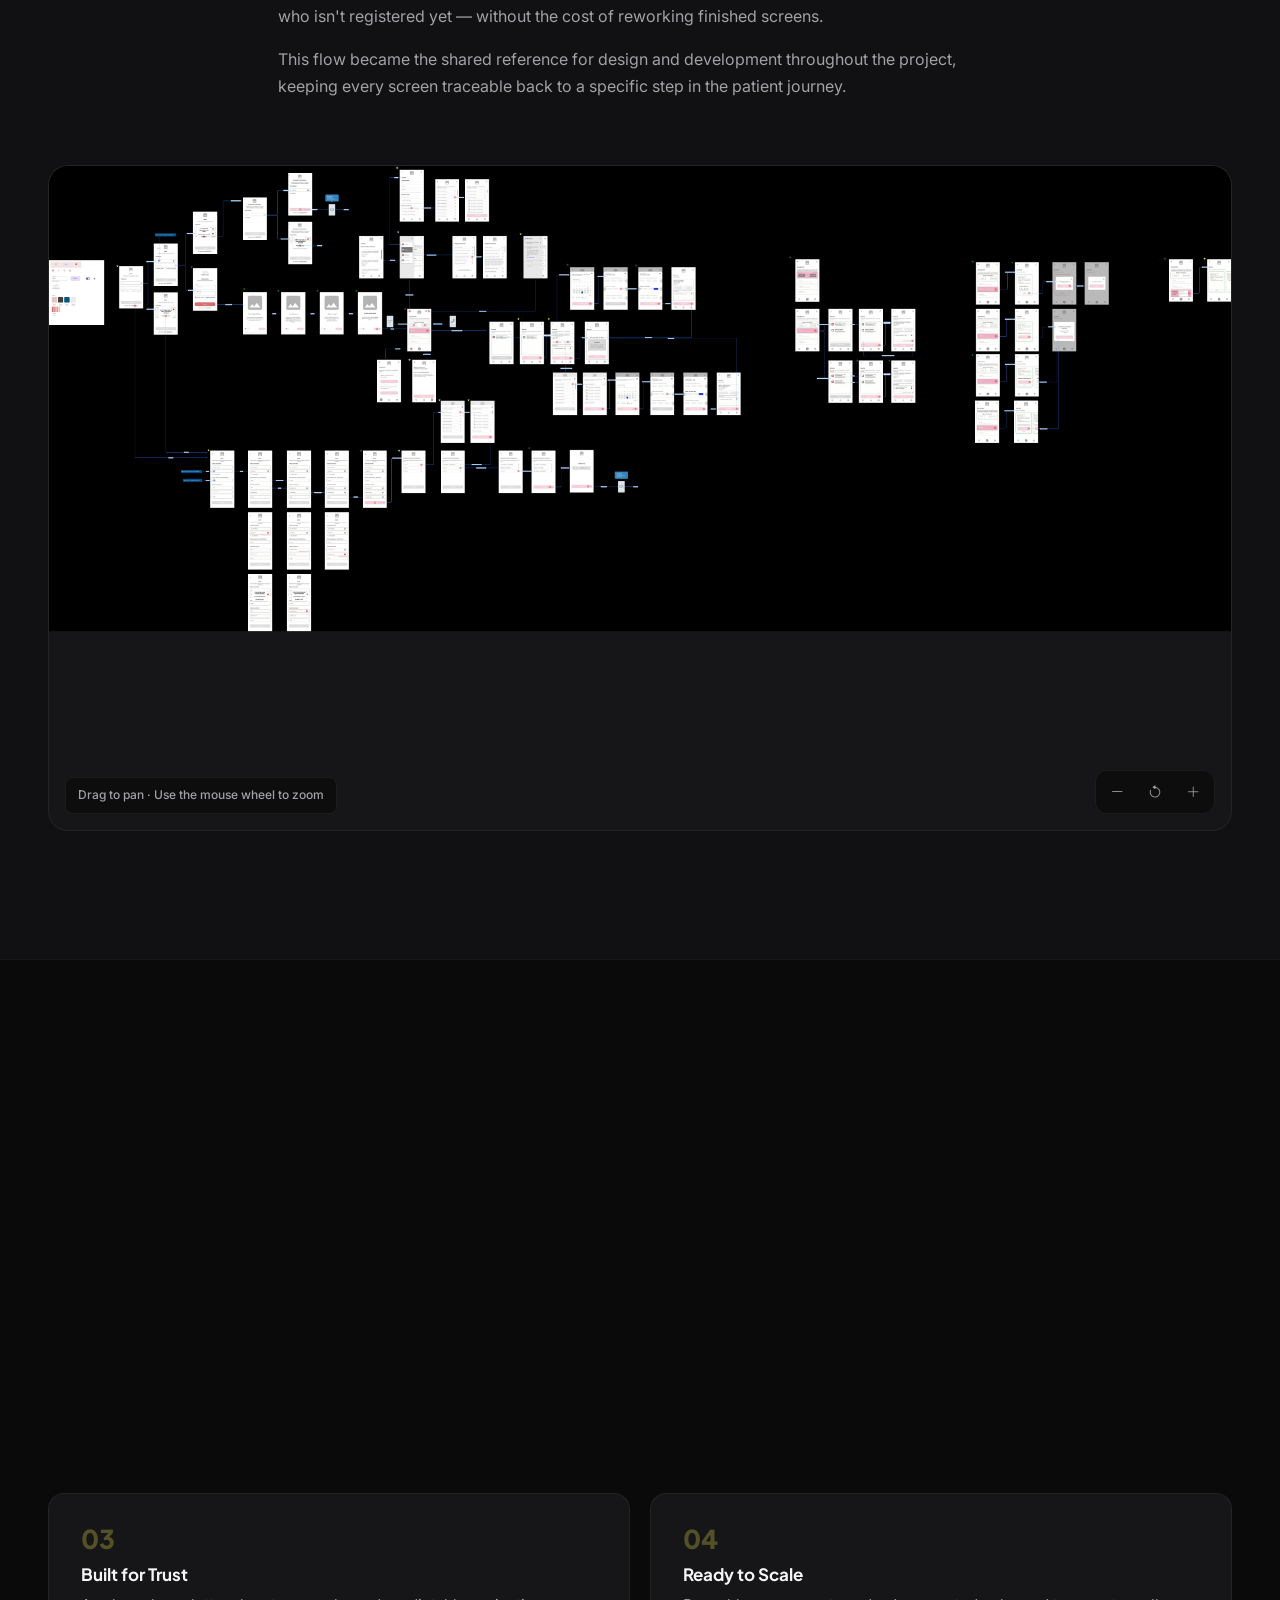
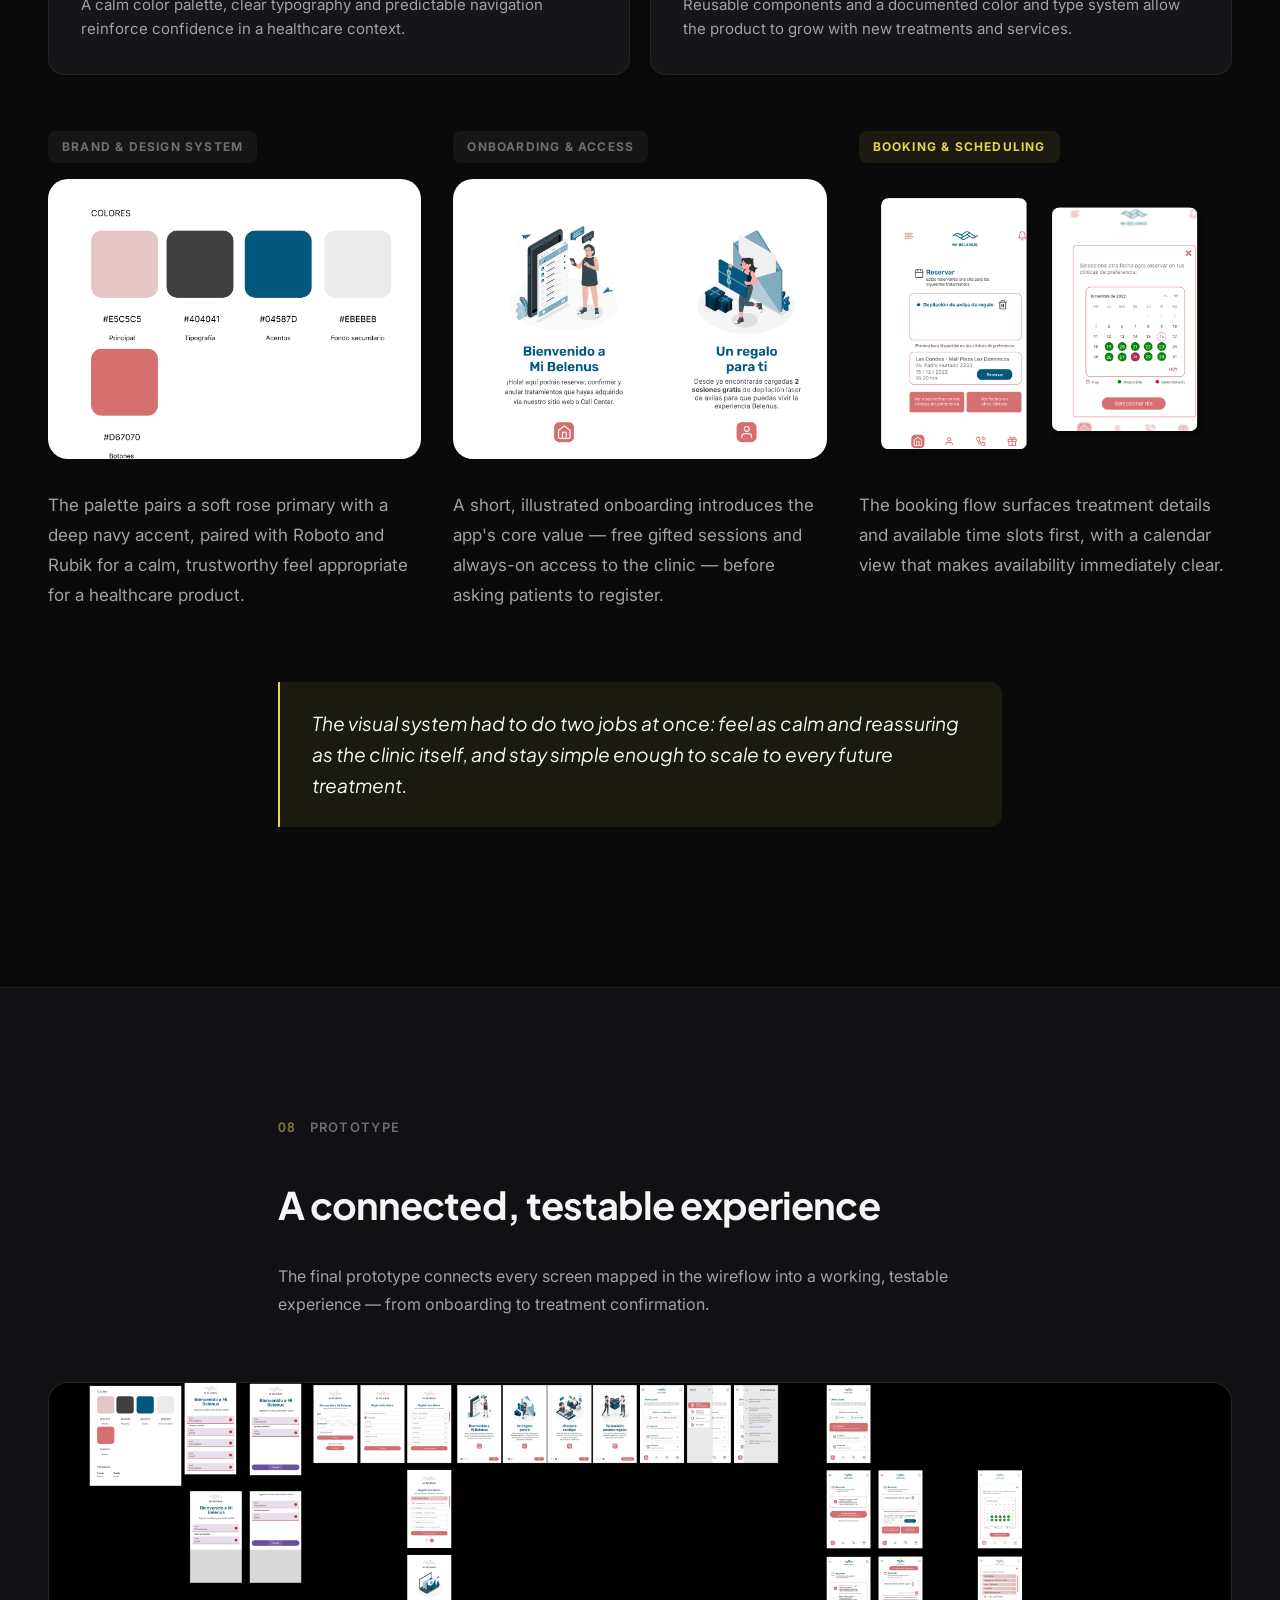
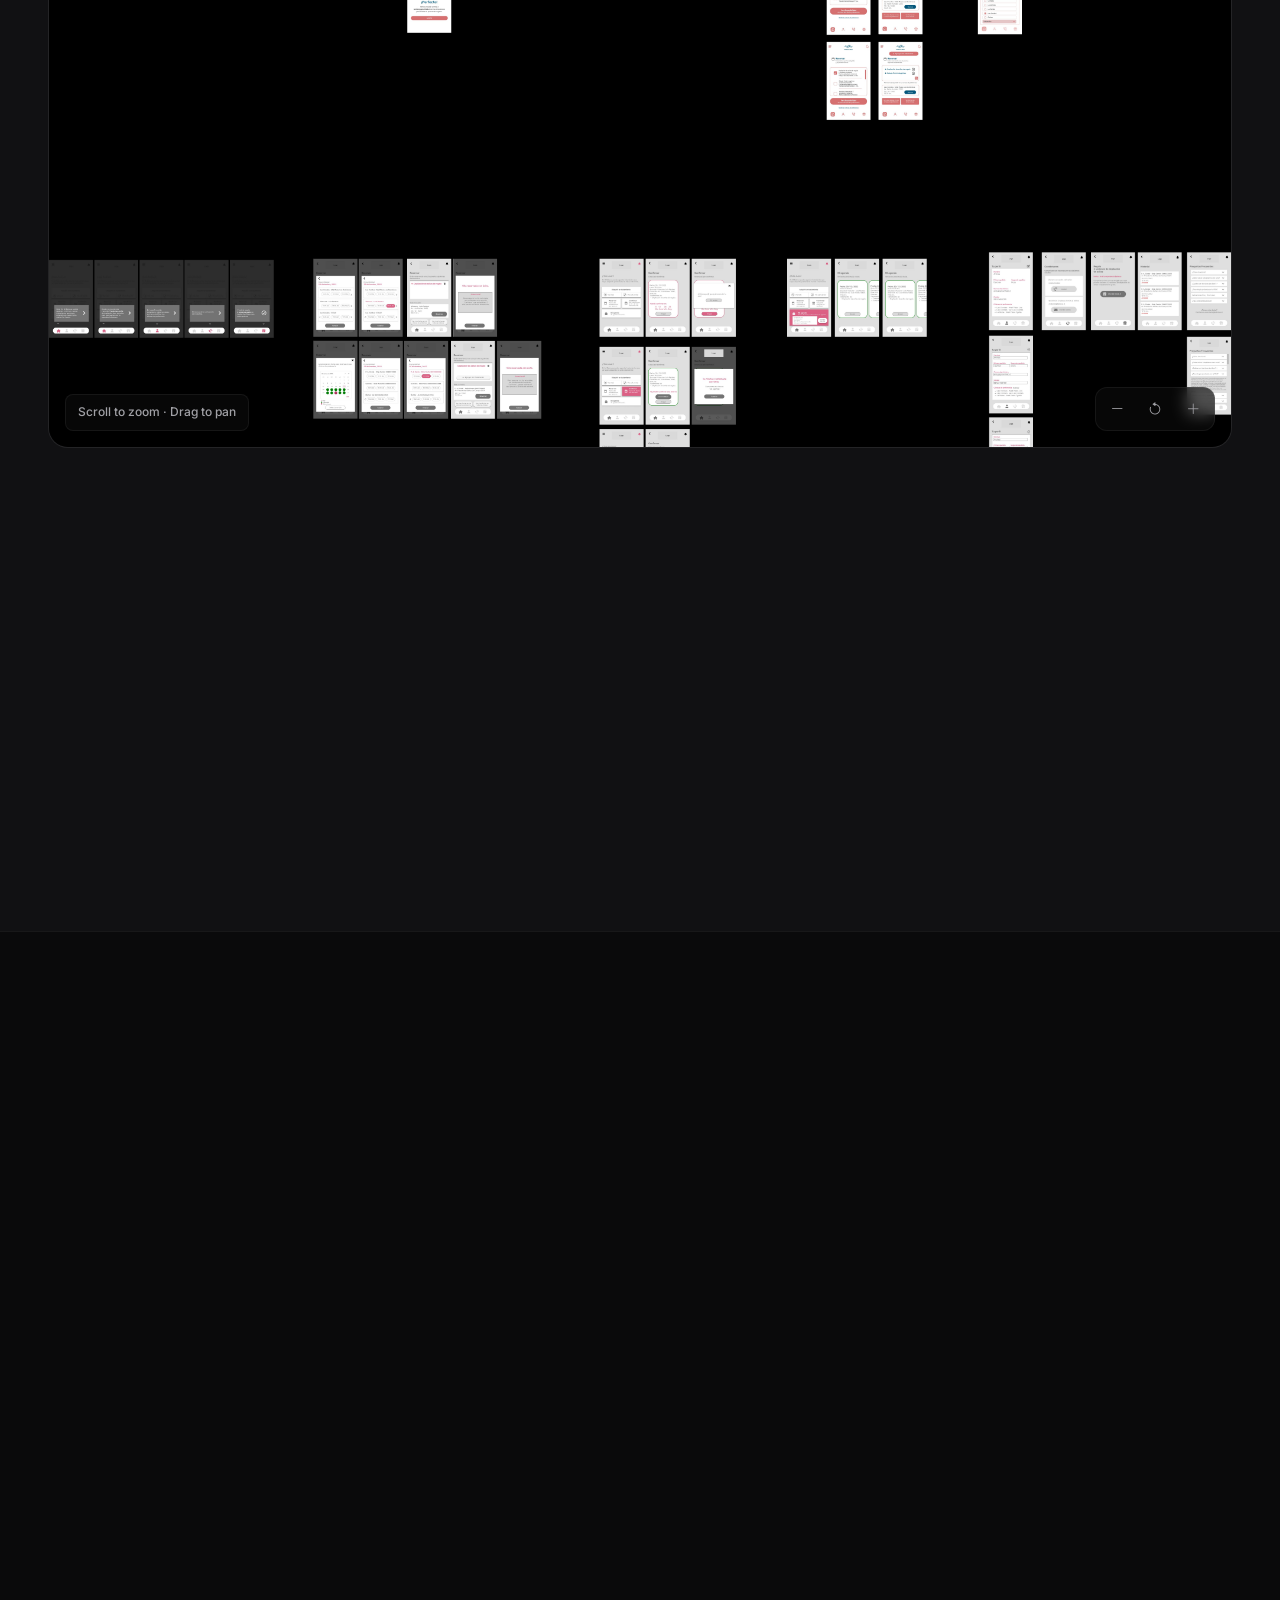
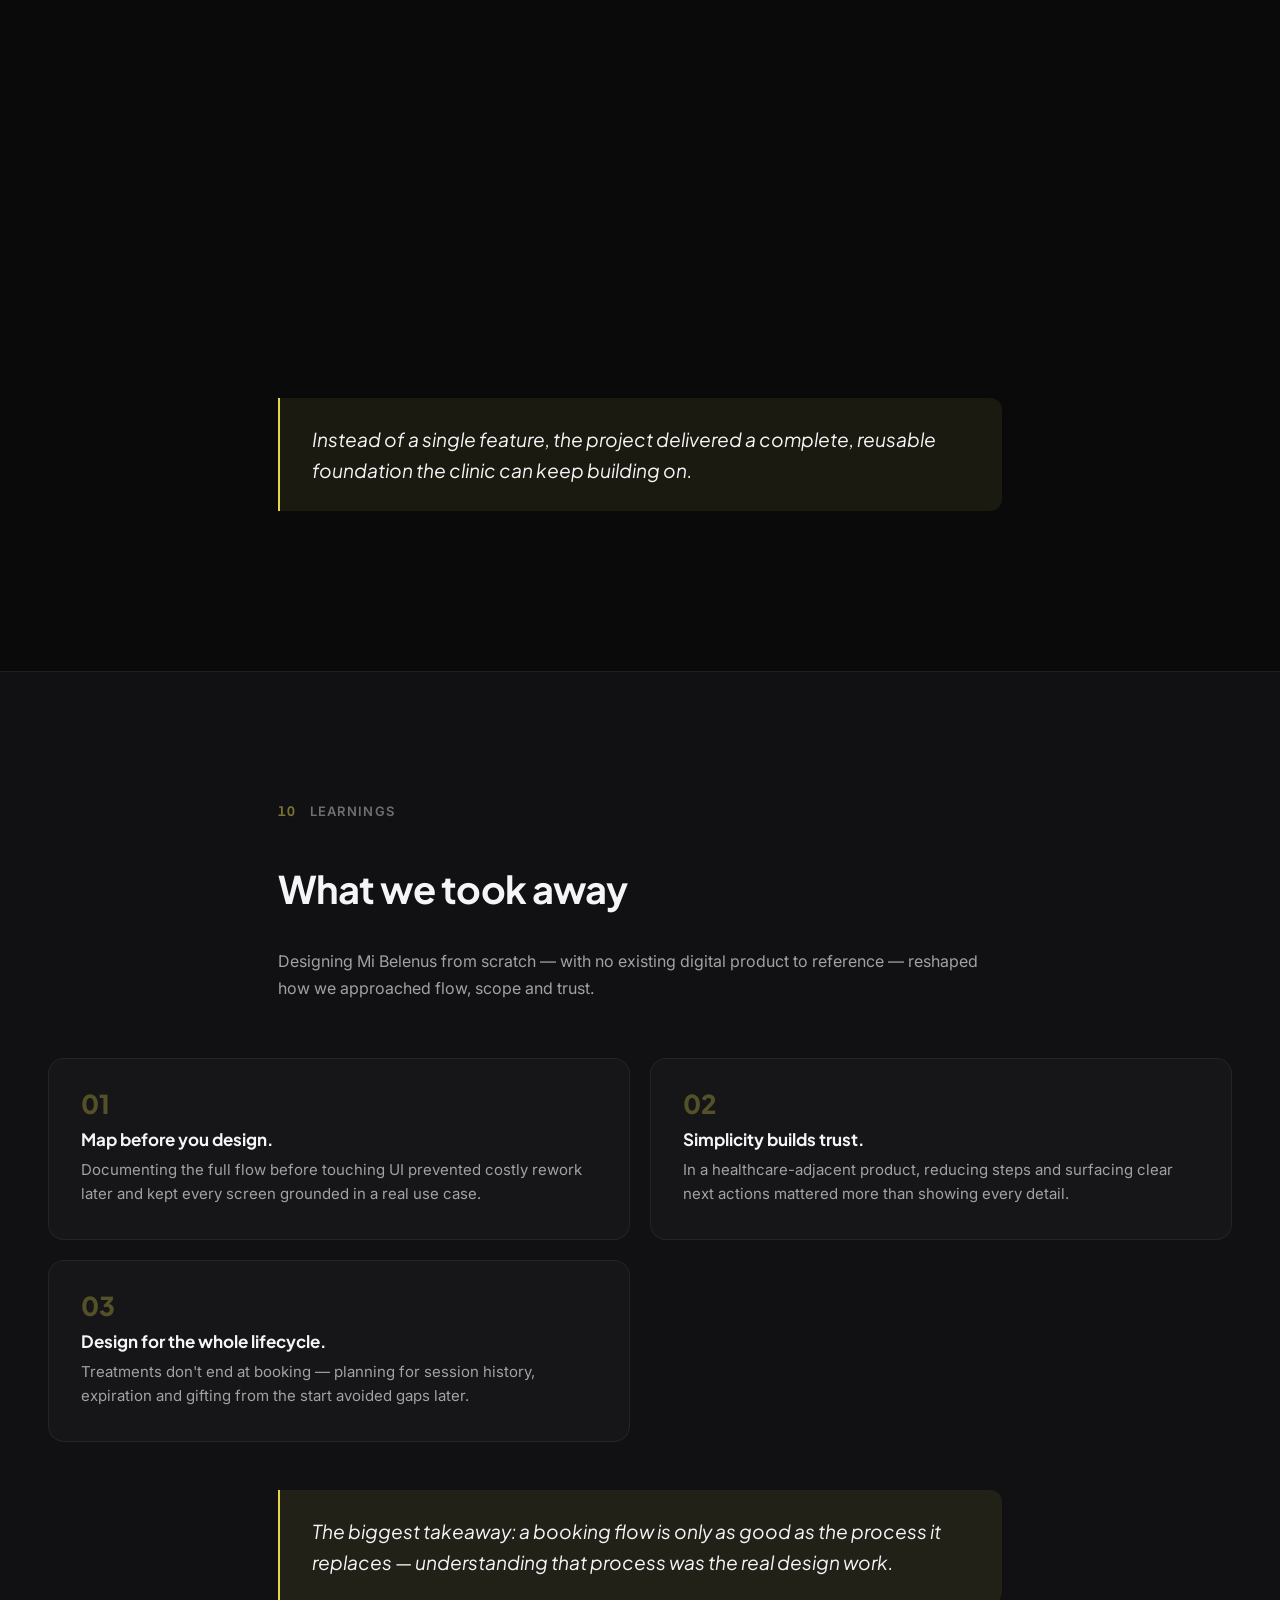
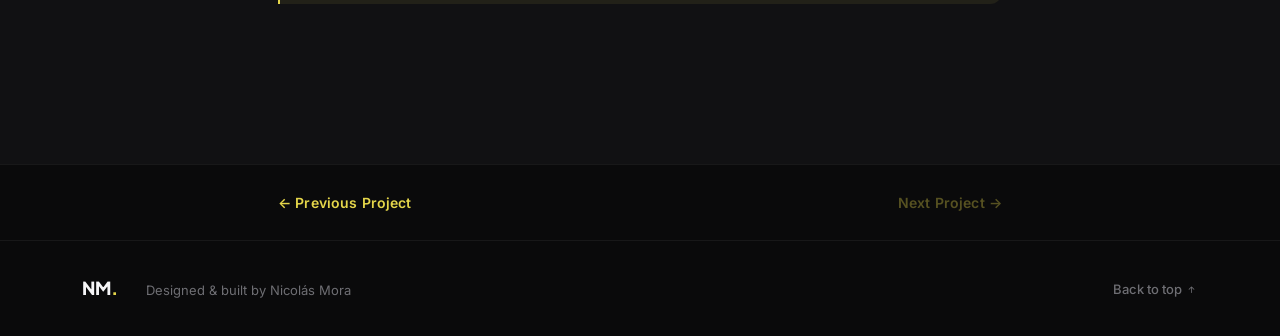
<file: case-studies/mi-belenus.html>
<!DOCTYPE html>
<html lang="en" data-bs-theme="dark">
<head>
  <meta charset="UTF-8">
  <meta name="viewport" content="width=device-width, initial-scale=1.0">
  <meta name="description" content="Mi Belenus — Belenus Clinic · UX Case Study by Nicolás Mora">
  <meta name="author" content="Nicolás Mora">
  <meta name="theme-color" content="#0a0a0b">
  <title>Mi Belenus — Belenus Clinic · Nicolás Mora</title>

  <link rel="preconnect" href="https://fonts.googleapis.com">
  <link rel="preconnect" href="https://fonts.gstatic.com" crossorigin>
  <link href="https://fonts.googleapis.com/css2?family=Inter:wght@300;400;500;600;700&family=Plus+Jakarta+Sans:wght@400;500;600;700;800&display=swap" rel="stylesheet">

  <link href="https://cdn.jsdelivr.net/npm/bootstrap@5.3.3/dist/css/bootstrap.min.css" rel="stylesheet">
  <link href="https://cdn.jsdelivr.net/npm/bootstrap-icons@1.11.3/font/bootstrap-icons.min.css" rel="stylesheet">
  <link rel="stylesheet" href="../css/style.css">
  <link rel="stylesheet" href="../css/case-study.css">
</head>
<body>

  <!-- Reading Progress Bar -->
  <div class="cs-progress-bar" id="csProgressBar" aria-hidden="true"></div>

  <!-- ============ NAVIGATION ============ -->
  <nav class="navbar navbar-expand-lg fixed-top nav-blur" id="mainNav">
    <div class="container">
      <a class="navbar-brand brand-mark" href="../">NM<span class="accent-dot">.</span></a>
      <button class="navbar-toggler border-0 shadow-none" type="button"
              data-bs-toggle="collapse" data-bs-target="#navbarNav"
              aria-controls="navbarNav" aria-expanded="false" aria-label="Toggle navigation">
        <span class="navbar-toggler-icon"></span>
      </button>
      <div class="collapse navbar-collapse justify-content-end" id="navbarNav">
        <ul class="navbar-nav gap-lg-1">
          <li class="nav-item"><a class="nav-link" href="../#about"        data-i18n="nav.about">About</a></li>
          <li class="nav-item"><a class="nav-link" href="../#skills"       data-i18n="nav.skills">Skills</a></li>
          <li class="nav-item"><a class="nav-link" href="../#case-studies" data-i18n="nav.caseStudies">Case Studies</a></li>
          <li class="nav-item"><a class="nav-link" href="../#process"      data-i18n="nav.process">Process</a></li>
          <li class="nav-item"><a class="nav-link" href="../#experience"   data-i18n="nav.experience">Experience</a></li>
          <li class="nav-item"><a class="nav-link" href="../#contact"      data-i18n="nav.contact">Contact</a></li>
        </ul>
        <a href="../#contact" class="btn btn-accent ms-lg-4 d-none d-lg-inline-flex" data-i18n="nav.cta">Let's Talk</a>
        <div class="lang-switcher" role="group" aria-label="Language selector">
          <button class="lang-btn active" data-lang="en" aria-pressed="true">EN</button>
          <button class="lang-btn" data-lang="es" aria-pressed="false">ES</button>
        </div>
      </div>
    </div>
  </nav>


  <!-- ============================================================
       SCREEN 01 — HERO
       ============================================================ -->
  <header class="cs-hero" id="cs-top">
    <div class="cs-container">

      <!-- Back to Portfolio — subtle breadcrumb at the top of the hero -->
      <div class="cs-back-nav fade-in">
        <a href="../" class="cs-back-link" data-i18n="cs.back">← Back to Portfolio</a>
      </div>

      <!-- ROW 1: two-column content + image -->
      <div class="cs-hero-row1">

        <div class="cs-hero-content">

          <div class="cs-hero-chips fade-in">
            <span class="cs-hero-chip" data-i18n="mb.chip1">Case Study 02</span>
            <span class="cs-hero-chip" data-i18n="mb.chip2">Healthcare / Aesthetic Clinics</span>
          </div>

          <div class="fade-in" style="animation-delay:.07s">
            <p class="cs-client-name">Belenus Clinic</p>
            <h1 class="cs-hero-title" data-i18n="mb.heroTitle">Mi Belenus</h1>
          </div>

          <p class="cs-hero-logline fade-in" style="animation-delay:.14s" data-i18n="mb.heroLogline">
            Creating a mobile app that streamlined appointment booking and improved
            access to aesthetic treatments.
          </p>

          <p class="cs-hero-summary fade-in" style="animation-delay:.20s" data-i18n="mb.heroSummary">
            Mi Belenus was designed as a mobile application that centralizes appointment
            booking, treatment management and customer services into a single digital
            experience. The project focused on simplifying complex user journeys while
            creating a scalable foundation for future digital services.
          </p>

        </div><!-- .cs-hero-content -->

        <div class="cs-hero-visual fade-in" style="animation-delay:.42s">
          <img
            src="../assets/case-studies/mi-belenus/hero.png"
            alt="Mi Belenus — booking, home and calendar screens"
            class="cs-hero-mockup"
            draggable="false"
          >
        </div>

      </div><!-- .cs-hero-row1 -->

      <!-- ROW 2: full-width metadata bar -->
      <div class="cs-hero-meta fade-in" style="animation-delay:.28s">
        <div class="cs-meta-item">
          <span class="cs-meta-label" data-i18n="cs.metaRole">Role</span>
          <span class="cs-meta-value" data-i18n="mb.metaRoleVal">UX/UI Designer</span>
        </div>
        <div class="cs-meta-item">
          <span class="cs-meta-label" data-i18n="cs.metaTimeline">Timeline</span>
          <span class="cs-meta-value" data-i18n="mb.metaTimelineVal">3 months</span>
        </div>
        <div class="cs-meta-item">
          <span class="cs-meta-label" data-i18n="cs.metaTeam">Team</span>
          <span class="cs-meta-value" data-i18n="mb.metaTeamVal">2 UX/UI Designers</span>
        </div>
        <div class="cs-meta-item">
          <span class="cs-meta-label" data-i18n="cs.metaIndustry">Industry</span>
          <span class="cs-meta-value" data-i18n="mb.metaIndustryVal">Healthcare / Aesthetic Clinics</span>
        </div>
      </div><!-- .cs-hero-meta -->

      <div class="cs-scroll-hint fade-in" style="animation-delay:.35s" aria-hidden="true">
        <span class="cs-scroll-label" data-i18n="mb.scroll">Scroll</span>
        <div class="cs-scroll-arrow"><i class="bi bi-arrow-down"></i></div>
      </div>

    </div><!-- .cs-container -->
    <div class="cs-hero-bg-glow" aria-hidden="true"></div>
  </header>


  <!-- ============================================================
       SCREEN 02 — PROJECT AT A GLANCE
       ============================================================ -->
  <section class="cs-glance" id="cs-glance">
    <div class="cs-container">

      <div class="cs-glance-header scroll-reveal">
        <span class="cs-section-chip" data-i18n="mb.s02chip">02 · At a glance</span>
      </div>

      <div class="cs-stats-row scroll-reveal">

        <div class="cs-stat">
          <span class="cs-stat-number" data-i18n="mb.s02stat1title">Problem</span>
          <span class="cs-stat-label" data-i18n="mb.s02stat1desc">Belenus Clinic managed appointment booking manually through phone calls and WhatsApp, making it difficult for patients to check availability, manage sessions or keep track of gifted treatments.</span>
        </div>

        <div class="cs-stat">
          <span class="cs-stat-number" data-i18n="mb.s02stat2title">Objective</span>
          <span class="cs-stat-label" data-i18n="mb.s02stat2desc">Design a mobile application that let patients book, confirm and manage their treatments independently, while building a scalable foundation for future digital services.</span>
        </div>

        <div class="cs-stat">
          <span class="cs-stat-number" data-i18n="mb.s02stat3title">Approach</span>
          <span class="cs-stat-label" data-i18n="mb.s02stat3desc">Combined stakeholder interviews, end-to-end flow mapping and iterative UI design to turn a fragmented manual process into a guided, self-service mobile experience.</span>
        </div>

        <div class="cs-stat">
          <span class="cs-stat-number" data-i18n="mb.s02stat4title">Deliverable</span>
          <span class="cs-stat-label" data-i18n="mb.s02stat4desc">A complete, development-ready booking application — from onboarding to treatment confirmation — built on a scalable design system.</span>
        </div>

      </div>

    </div>
  </section>


  <!-- ============================================================
       SCREEN 03 — THE CHALLENGE
       ============================================================ -->
  <section class="cs-section" id="cs-challenge">
    <div class="cs-container">

      <div class="cs-section-header scroll-reveal">
        <span class="cs-section-num">03</span>
        <span class="cs-section-name" data-i18n="cs.challenge">The Challenge</span>
      </div>

      <div class="cs-section-media scroll-reveal cs-fade-only">
        <img
          src="../assets/case-studies/mi-belenus/challenge.png"
          alt="Mi Belenus — onboarding welcome screen"
          class="cs-section-media__img"
        >
        <div class="cs-section-media__text">
          <p data-i18n="mb.s03p1">Belenus Clinic offered laser and aesthetic treatments across multiple locations, but booking a session depended entirely on phone calls or WhatsApp messages handled by clinic staff.</p>
          <p data-i18n="mb.s03p2">Patients had no way to check real-time availability, confirm or cancel a session, track how many treatments they had left, or gift a session to someone else. Every request added manual work for the clinic team and uncertainty for the patient.</p>
          <p data-i18n="mb.s03p3">The challenge was to design a mobile application that gave patients full control over their treatments — booking, confirming, tracking and gifting sessions — without adding friction to the clinic's existing operations.</p>
        </div>
      </div>

    </div>
  </section>


  <!-- ============================================================
       SCREEN 04 — DISCOVERY
       ============================================================ -->
  <section class="cs-section cs-section--alt" id="cs-discovery">
    <div class="cs-container cs-container--reading">

      <div class="cs-section-header scroll-reveal">
        <span class="cs-section-num">04</span>
        <span class="cs-section-name" data-i18n="mb.s04name">Discovery</span>
      </div>

      <div class="scroll-reveal">
        <p data-i18n="mb.s04p1">Before designing any screen, we needed to understand the full manual booking process — how appointments were requested, confirmed and tracked, and where patients and staff experienced the most friction.</p>
        <p data-i18n="mb.s04p2">Working closely with Belenus Clinic's team, we mapped the existing booking journey end-to-end and translated it into a detailed wireflow covering every state: onboarding, treatment selection, scheduling, confirmation, cancellation, session history and gifting.</p>
        <p data-i18n="mb.s04p3">This discovery phase became the backbone of the project — every screen in the final application was traced back to a specific step in that flow.</p>
      </div>

    </div>
  </section>


  <!-- ============================================================
       SCREEN 05 — RESEARCH
       ============================================================ -->
  <section class="cs-section" id="cs-research">
    <div class="cs-container cs-container--reading">

      <div class="cs-section-header scroll-reveal">
        <span class="cs-section-num">05</span>
        <span class="cs-section-name" data-i18n="mb.s05name">Research</span>
      </div>

      <div class="scroll-reveal">
        <p data-i18n="mb.s05p1">The research phase focused on translating an informal, person-dependent process into a structured digital flow that patients could follow on their own.</p>
        <p data-i18n="mb.s05p2">We found that patients didn't need every clinical detail up front — they needed clear next steps: which treatments were available, when, and how to confirm or change a booking without calling the clinic.</p>
        <p data-i18n="mb.s05p3">This reframed the project from digitizing a form into designing a guided, self-service booking journey.</p>
      </div>

      <div class="cs-insights-grid">

        <div class="cs-insight-card scroll-reveal">
          <span class="cs-insight-num">01</span>
          <h3 class="cs-insight-title" data-i18n="mb.s05i1title">Stakeholder Interviews</h3>
          <p class="cs-insight-desc" data-i18n="mb.s05i1desc">Sessions with clinic staff and administrators surfaced the most common booking requests, cancellations and exceptions handled manually every day.</p>
        </div>

        <div class="cs-insight-card scroll-reveal" style="animation-delay:.12s">
          <span class="cs-insight-num">02</span>
          <h3 class="cs-insight-title" data-i18n="mb.s05i2title">Flow Mapping</h3>
          <p class="cs-insight-desc" data-i18n="mb.s05i2desc">We mapped every step of the existing booking process, from first contact to session completion, to identify what could be self-served in-app.</p>
        </div>

        <div class="cs-insight-card scroll-reveal" style="animation-delay:.24s">
          <span class="cs-insight-num">03</span>
          <h3 class="cs-insight-title" data-i18n="mb.s05i3title">Competitive Benchmark</h3>
          <p class="cs-insight-desc" data-i18n="mb.s05i3desc">We reviewed booking patterns from healthcare and wellness apps to identify familiar, trustworthy interaction models for scheduling and cancellations.</p>
        </div>

        <div class="cs-insight-card scroll-reveal" style="animation-delay:.36s">
          <span class="cs-insight-num">04</span>
          <h3 class="cs-insight-title" data-i18n="mb.s05i4title">Content & Edge Cases</h3>
          <p class="cs-insight-desc" data-i18n="mb.s05i4desc">We catalogued edge cases — expired sessions, gifted treatments, multi-clinic preferences — that the flow needed to support from day one.</p>
        </div>

      </div>

      <blockquote class="cs-callout scroll-reveal cs-fade-only" style="margin-top:3rem">
        <p data-i18n="mb.s05callout" data-i18n-html="true">The real challenge wasn't building a booking form.<br>
        It was replacing a phone call with a flow patients could trust.</p>
      </blockquote>

    </div>
  </section>


  <!-- ============================================================
       SCREEN 06 — USER FLOW
       ============================================================ -->
  <section class="cs-section cs-section--alt" id="cs-flow">
    <div class="cs-container cs-container--reading">

      <div class="cs-section-header scroll-reveal">
        <span class="cs-section-num">06</span>
        <span class="cs-section-name" data-i18n="mb.s06name">User Flow</span>
      </div>

      <div class="scroll-reveal">
        <p data-i18n="mb.s06p1">We translated the discovery findings into a complete wireflow covering every path through the application: authentication and registration, treatment booking, confirmation and cancellation, session history, gifting and account management.</p>
        <p data-i18n="mb.s06p2">Mapping the flow before designing any interface let the team validate edge cases early — like what happens when a session expires, or when a patient wants to gift a treatment to someone who isn't registered yet — without the cost of reworking finished screens.</p>
        <p data-i18n="mb.s06p3">This flow became the shared reference for design and development throughout the project, keeping every screen traceable back to a specific step in the patient journey.</p>
      </div>
    </div>

    <div class="cs-container scroll-reveal cs-fade-only">
      <div class="cs-board">
        <div class="cs-board-viewport" role="group" aria-label="Mi Belenus — complete UX wireflow, zoomable and pannable. Use arrow keys to pan, plus and minus to zoom.">
          <img
            src="../assets/case-studies/mi-belenus/wireflow-board.jpg"
            alt="Mi Belenus — complete UX wireflow"
            class="cs-board-img"
            draggable="false"
          >
        </div>
        <div class="cs-board-controls">
          <button type="button" class="cs-board-btn" data-board-zoom-out aria-label="Zoom out"><i class="bi bi-dash-lg"></i></button>
          <button type="button" class="cs-board-btn" data-board-zoom-reset aria-label="Reset zoom"><i class="bi bi-arrow-counterclockwise"></i></button>
          <button type="button" class="cs-board-btn" data-board-zoom-in aria-label="Zoom in"><i class="bi bi-plus-lg"></i></button>
        </div>
        <span class="cs-board-hint" data-i18n="cs.boardHintDrag">Drag to pan · Use the mouse wheel to zoom</span>
      </div>
    </div>
  </section>


  <!-- ============================================================
       SCREEN 07 — VISUAL DESIGN
       ============================================================ -->
  <section class="cs-section" id="cs-visual-design">

    <div class="cs-container cs-container--reading">
      <div class="cs-section-header scroll-reveal">
        <span class="cs-section-num">07</span>
        <span class="cs-section-name" data-i18n="mb.s07name">Visual Design</span>
      </div>
      <p class="scroll-reveal" data-i18n="mb.s07intro">With the flow validated, we defined a visual language built around clarity and trust — an important quality for a healthcare-adjacent product where patients are managing bookings and personal data.</p>
    </div>

    <div class="cs-container">
      <div class="cs-insights-grid">

        <div class="cs-insight-card scroll-reveal">
          <span class="cs-insight-num">01</span>
          <h3 class="cs-insight-title" data-i18n="mb.s07p1title">Guide, Don't Overwhelm</h3>
          <p class="cs-insight-desc" data-i18n="mb.s07p1desc">Every screen surfaces one clear next action, keeping treatment and scheduling details progressive rather than upfront.</p>
        </div>

        <div class="cs-insight-card scroll-reveal" style="animation-delay:.12s">
          <span class="cs-insight-num">02</span>
          <h3 class="cs-insight-title" data-i18n="mb.s07p2title">Consistent Patterns</h3>
          <p class="cs-insight-desc" data-i18n="mb.s07p2desc">Booking, confirming and cancelling all follow the same visual and interaction pattern, so patients only need to learn it once.</p>
        </div>

        <div class="cs-insight-card scroll-reveal" style="animation-delay:.24s">
          <span class="cs-insight-num">03</span>
          <h3 class="cs-insight-title" data-i18n="mb.s07p3title">Built for Trust</h3>
          <p class="cs-insight-desc" data-i18n="mb.s07p3desc">A calm color palette, clear typography and predictable navigation reinforce confidence in a healthcare context.</p>
        </div>

        <div class="cs-insight-card scroll-reveal" style="animation-delay:.36s">
          <span class="cs-insight-num">04</span>
          <h3 class="cs-insight-title" data-i18n="mb.s07p4title">Ready to Scale</h3>
          <p class="cs-insight-desc" data-i18n="mb.s07p4desc">Reusable components and a documented color and type system allow the product to grow with new treatments and services.</p>
        </div>

      </div>
    </div>

    <div class="cs-container scroll-reveal">
      <div class="cs-before-after">

        <div class="cs-evolution-panel">
          <div class="cs-evolution-label cs-evolution-label--before" data-i18n="mb.s07panel1label">Brand & Design System</div>
          <img
            src="../assets/case-studies/mi-belenus/visual-palette.png"
            alt="Mi Belenus — color palette and typography"
            class="cs-evolution-img"
          >
          <p class="cs-body-text" style="margin-top:1rem;" data-i18n="mb.s07panel1desc">The palette pairs a soft rose primary with a deep navy accent, paired with Roboto and Rubik for a calm, trustworthy feel appropriate for a healthcare product.</p>
        </div>

        <div class="cs-evolution-panel">
          <div class="cs-evolution-label cs-evolution-label--before" data-i18n="mb.s07panel2label">Onboarding & Access</div>
          <img
            src="../assets/case-studies/mi-belenus/visual-onboarding-panel.png"
            alt="Mi Belenus — onboarding screens"
            class="cs-evolution-img"
          >
          <p class="cs-body-text" style="margin-top:1rem;" data-i18n="mb.s07panel2desc">A short, illustrated onboarding introduces the app's core value — free gifted sessions and always-on access to the clinic — before asking patients to register.</p>
        </div>

        <div class="cs-evolution-panel">
          <div class="cs-evolution-label cs-evolution-label--after" data-i18n="mb.s07panel3label">Booking & Scheduling</div>
          <img
            src="../assets/case-studies/mi-belenus/visual-booking.png"
            alt="Mi Belenus — booking and calendar screens"
            class="cs-evolution-img"
          >
          <p class="cs-body-text" style="margin-top:1rem;" data-i18n="mb.s07panel3desc">The booking flow surfaces treatment details and available time slots first, with a calendar view that makes availability immediately clear.</p>
        </div>

      </div>
    </div>

    <div class="cs-container cs-container--reading">
      <blockquote class="cs-callout scroll-reveal cs-fade-only" style="margin-top:3rem">
        <p data-i18n="mb.s07callout">The visual system had to do two jobs at once: feel as calm and reassuring as the clinic itself, and stay simple enough to scale to every future treatment.</p>
      </blockquote>
    </div>

  </section>


  <!-- ============================================================
       SCREEN 08 — PROTOTYPE
       ============================================================ -->
  <section class="cs-section cs-section--alt" id="cs-prototype">

    <div class="cs-container cs-container--reading">
      <div class="cs-section-header scroll-reveal">
        <span class="cs-section-num">08</span>
        <span class="cs-section-name" data-i18n="mb.s08name">Prototype</span>
      </div>
      <h2 class="cs-section-title scroll-reveal" data-i18n="mb.s08title">A connected, testable experience</h2>
      <div class="scroll-reveal">
        <p data-i18n="mb.s08intro">The final prototype connects every screen mapped in the wireflow into a working, testable experience — from onboarding to treatment confirmation.</p>
      </div>
    </div>

    <div class="cs-container scroll-reveal cs-fade-only">
      <div class="cs-board">
        <div class="cs-board-viewport" role="group" aria-label="Mi Belenus — full UI design board, zoomable and pannable. Use arrow keys to pan, plus and minus to zoom.">
          <img
            src="../assets/case-studies/mi-belenus/prototype-board.jpg"
            alt="Mi Belenus — full UI design board"
            class="cs-board-img"
            draggable="false"
          >
        </div>
        <div class="cs-board-controls">
          <button type="button" class="cs-board-btn" data-board-zoom-out aria-label="Zoom out"><i class="bi bi-dash-lg"></i></button>
          <button type="button" class="cs-board-btn" data-board-zoom-reset aria-label="Reset zoom"><i class="bi bi-arrow-counterclockwise"></i></button>
          <button type="button" class="cs-board-btn" data-board-zoom-in aria-label="Zoom in"><i class="bi bi-plus-lg"></i></button>
        </div>
        <span class="cs-board-hint" data-i18n="cs.boardHint">Scroll to zoom · Drag to pan</span>
      </div>
    </div>

    <div class="cs-container">
      <div class="cs-insights-grid scroll-reveal cs-fade-only" style="margin-top:3rem">

        <div class="cs-insight-card cs-insight-card--icon-left">
          <div class="cs-outcome-icon" aria-hidden="true">
            <i class="bi bi-calendar-check"></i>
          </div>
          <div class="cs-outcome-text">
            <h3 class="cs-insight-title" data-i18n="mb.s08o1title">Self-Service Booking</h3>
            <p class="cs-insight-desc" data-i18n="mb.s08o1desc">Patients can check availability and confirm a session end-to-end without contacting the clinic.</p>
          </div>
        </div>

        <div class="cs-insight-card cs-insight-card--icon-left">
          <div class="cs-outcome-icon" aria-hidden="true">
            <i class="bi bi-clock-history"></i>
          </div>
          <div class="cs-outcome-text">
            <h3 class="cs-insight-title" data-i18n="mb.s08o2title">Clear Session Tracking</h3>
            <p class="cs-insight-desc" data-i18n="mb.s08o2desc">Active, upcoming and expired sessions are always visible, reducing uncertainty about what's left to use.</p>
          </div>
        </div>

        <div class="cs-insight-card cs-insight-card--icon-left">
          <div class="cs-outcome-icon" aria-hidden="true">
            <i class="bi bi-gift"></i>
          </div>
          <div class="cs-outcome-text">
            <h3 class="cs-insight-title" data-i18n="mb.s08o3title">Built-In Gifting</h3>
            <p class="cs-insight-desc" data-i18n="mb.s08o3desc">Patients can send a treatment session to someone else directly from the app.</p>
          </div>
        </div>

        <div class="cs-insight-card cs-insight-card--icon-left">
          <div class="cs-outcome-icon" aria-hidden="true">
            <i class="bi bi-compass"></i>
          </div>
          <div class="cs-outcome-text">
            <h3 class="cs-insight-title" data-i18n="mb.s08o4title">Consistent Navigation</h3>
            <p class="cs-insight-desc" data-i18n="mb.s08o4desc">A persistent bottom navigation keeps booking, profile, contact and gifting always one tap away.</p>
          </div>
        </div>

      </div>
    </div>

  </section>


  <!-- ============================================================
       SCREEN 09 — DELIVERABLES
       ============================================================ -->
  <section class="cs-section" id="cs-deliverables">

    <div class="cs-container cs-container--reading">
      <div class="cs-section-header scroll-reveal">
        <span class="cs-section-num">09</span>
        <span class="cs-section-name" data-i18n="mb.s09name">Deliverables</span>
      </div>
      <h2 class="cs-section-title scroll-reveal" data-i18n="mb.s09title">A complete, development-ready mobile experience</h2>
      <div class="scroll-reveal cs-fade-only">
        <p data-i18n="mb.s09intro">Instead of a single feature, the project shipped as a full patient journey — ready for engineering handoff and built to support future treatments and services.</p>
      </div>
    </div>

    <div class="cs-container">
      <div class="cs-insights-grid scroll-reveal cs-fade-only">

        <div class="cs-insight-card">
          <span class="cs-insight-num">01</span>
          <h3 class="cs-insight-title" data-i18n="mb.s09d1title">Complete Booking Flow</h3>
          <p class="cs-insight-desc" data-i18n="mb.s09d1desc">End-to-end appointment booking — from treatment selection to confirmation — fully mapped and designed for self-service.</p>
        </div>

        <div class="cs-insight-card">
          <span class="cs-insight-num">02</span>
          <h3 class="cs-insight-title" data-i18n="mb.s09d2title">Treatment Management</h3>
          <p class="cs-insight-desc" data-i18n="mb.s09d2desc">Patients can view, add or remove treatments from a booking before confirming a session.</p>
        </div>

        <div class="cs-insight-card">
          <span class="cs-insight-num">03</span>
          <h3 class="cs-insight-title" data-i18n="mb.s09d3title">Session History</h3>
          <p class="cs-insight-desc" data-i18n="mb.s09d3desc">A dedicated history view shows completed, upcoming and cancelled sessions at a glance.</p>
        </div>

        <div class="cs-insight-card">
          <span class="cs-insight-num">04</span>
          <h3 class="cs-insight-title" data-i18n="mb.s09d4title">Gift Sessions</h3>
          <p class="cs-insight-desc" data-i18n="mb.s09d4desc">A built-in flow lets patients send a treatment session to someone else directly from the app.</p>
        </div>

        <div class="cs-insight-card">
          <span class="cs-insight-num">05</span>
          <h3 class="cs-insight-title" data-i18n="mb.s09d5title">Scalable Design Foundation</h3>
          <p class="cs-insight-desc" data-i18n="mb.s09d5desc">A documented component library and flow architecture ready to support new treatments, clinics and services.</p>
        </div>

      </div>
    </div>

    <div class="cs-container cs-container--reading">
      <blockquote class="cs-callout scroll-reveal cs-fade-only" style="margin-top:3rem">
        <p data-i18n="mb.s09callout">Instead of a single feature, the project delivered a complete, reusable foundation the clinic can keep building on.</p>
      </blockquote>
    </div>

  </section>


  <!-- ============================================================
       SCREEN 10 — LEARNINGS
       ============================================================ -->
  <section class="cs-section cs-section--alt" id="cs-learnings">

    <div class="cs-container cs-container--reading">
      <div class="cs-section-header scroll-reveal">
        <span class="cs-section-num">10</span>
        <span class="cs-section-name" data-i18n="mb.s10name">Learnings</span>
      </div>
      <h2 class="cs-section-title scroll-reveal" data-i18n="mb.s10title">What we took away</h2>
      <div class="scroll-reveal cs-fade-only">
        <p data-i18n="mb.s10intro">Designing Mi Belenus from scratch — with no existing digital product to reference — reshaped how we approached flow, scope and trust.</p>
      </div>
    </div>

    <div class="cs-container">
      <div class="cs-insights-grid scroll-reveal cs-fade-only">

        <div class="cs-insight-card">
          <span class="cs-insight-num">01</span>
          <h3 class="cs-insight-title" data-i18n="mb.s10l1title">Map before you design.</h3>
          <p class="cs-insight-desc" data-i18n="mb.s10l1desc">Documenting the full flow before touching UI prevented costly rework later and kept every screen grounded in a real use case.</p>
        </div>

        <div class="cs-insight-card">
          <span class="cs-insight-num">02</span>
          <h3 class="cs-insight-title" data-i18n="mb.s10l2title">Simplicity builds trust.</h3>
          <p class="cs-insight-desc" data-i18n="mb.s10l2desc">In a healthcare-adjacent product, reducing steps and surfacing clear next actions mattered more than showing every detail.</p>
        </div>

        <div class="cs-insight-card">
          <span class="cs-insight-num">03</span>
          <h3 class="cs-insight-title" data-i18n="mb.s10l3title">Design for the whole lifecycle.</h3>
          <p class="cs-insight-desc" data-i18n="mb.s10l3desc">Treatments don't end at booking — planning for session history, expiration and gifting from the start avoided gaps later.</p>
        </div>

      </div>
    </div>

    <div class="cs-container cs-container--reading">
      <blockquote class="cs-callout scroll-reveal cs-fade-only" style="margin-top:3rem">
        <p data-i18n="mb.s10callout">The biggest takeaway: a booking flow is only as good as the process it replaces — understanding that process was the real design work.</p>
      </blockquote>
    </div>

  </section>


  <!-- ============================================================
       CASE STUDY NAVIGATION — reusable across all case studies
       ============================================================ -->
  <nav class="cs-pager scroll-reveal cs-fade-only" id="cs-next" aria-label="Case study navigation">
    <div class="cs-container cs-container--reading cs-pager-inner">
      <a href="transbank-product-comparator.html" class="cs-pager-link cs-pager-link--prev" data-i18n="cs.pagerPrev">← Previous Project</a>
      <span class="cs-pager-link cs-pager-link--next is-disabled" aria-disabled="true" data-i18n="cs.pagerNext">Next Project →</span>
    </div>
  </nav>


  <!-- ============ FOOTER ============ -->
  <footer class="site-footer">
    <div class="container">
      <div class="row align-items-center">
        <div class="col-md-6">
          <span class="footer-brand">NM<span class="accent-dot">.</span></span>
          <span class="footer-copy" data-i18n="footer.copy">Designed & built by Nicolás Mora</span>
        </div>
        <div class="col-md-6 text-md-end mt-3 mt-md-0">
          <a href="#cs-top" class="footer-link" data-i18n="footer.top" data-i18n-html="true">Back to top <i class="bi bi-arrow-up-short"></i></a>
        </div>
      </div>
    </div>
  </footer>

  <script src="https://cdn.jsdelivr.net/npm/bootstrap@5.3.3/dist/js/bootstrap.bundle.min.js"></script>
  <script src="../js/i18n.js"></script>
  <script src="../js/main.js"></script>
  <script src="../js/case-study.js"></script>
</body>
</html>
</file>
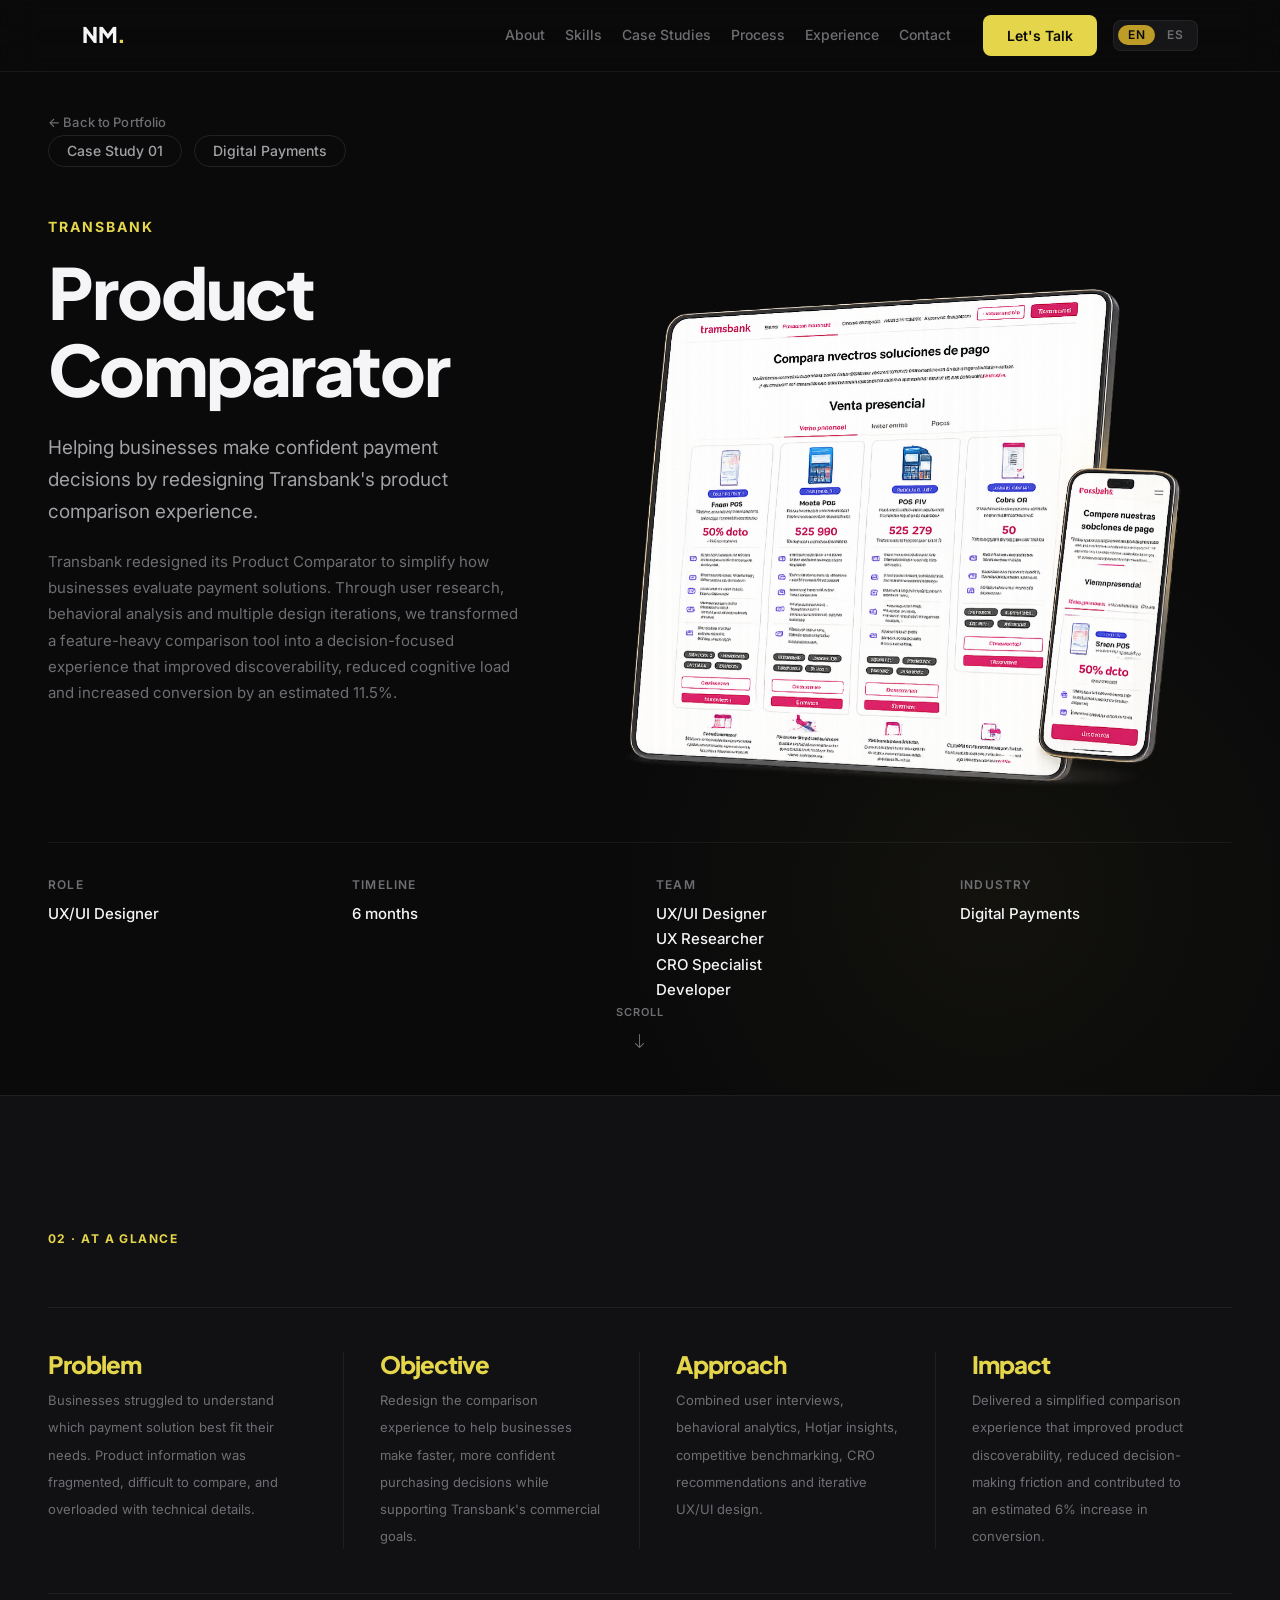
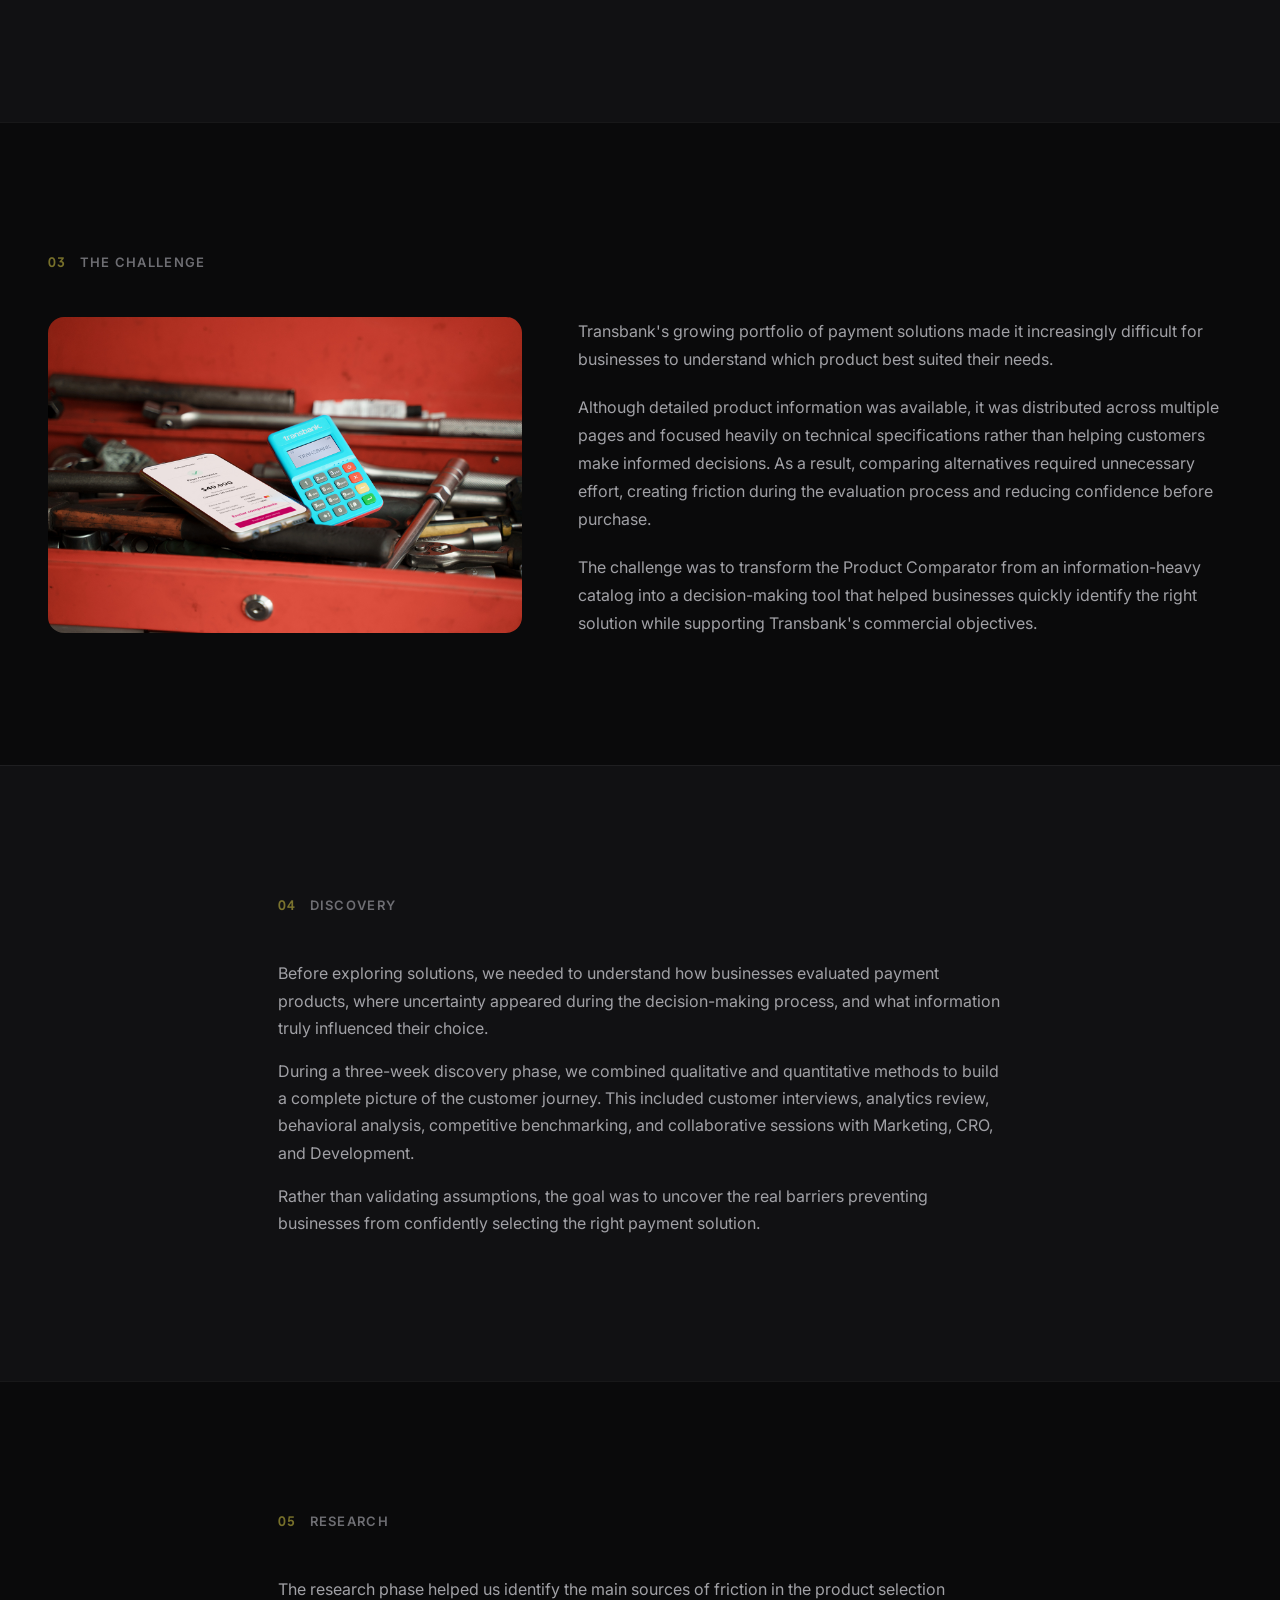
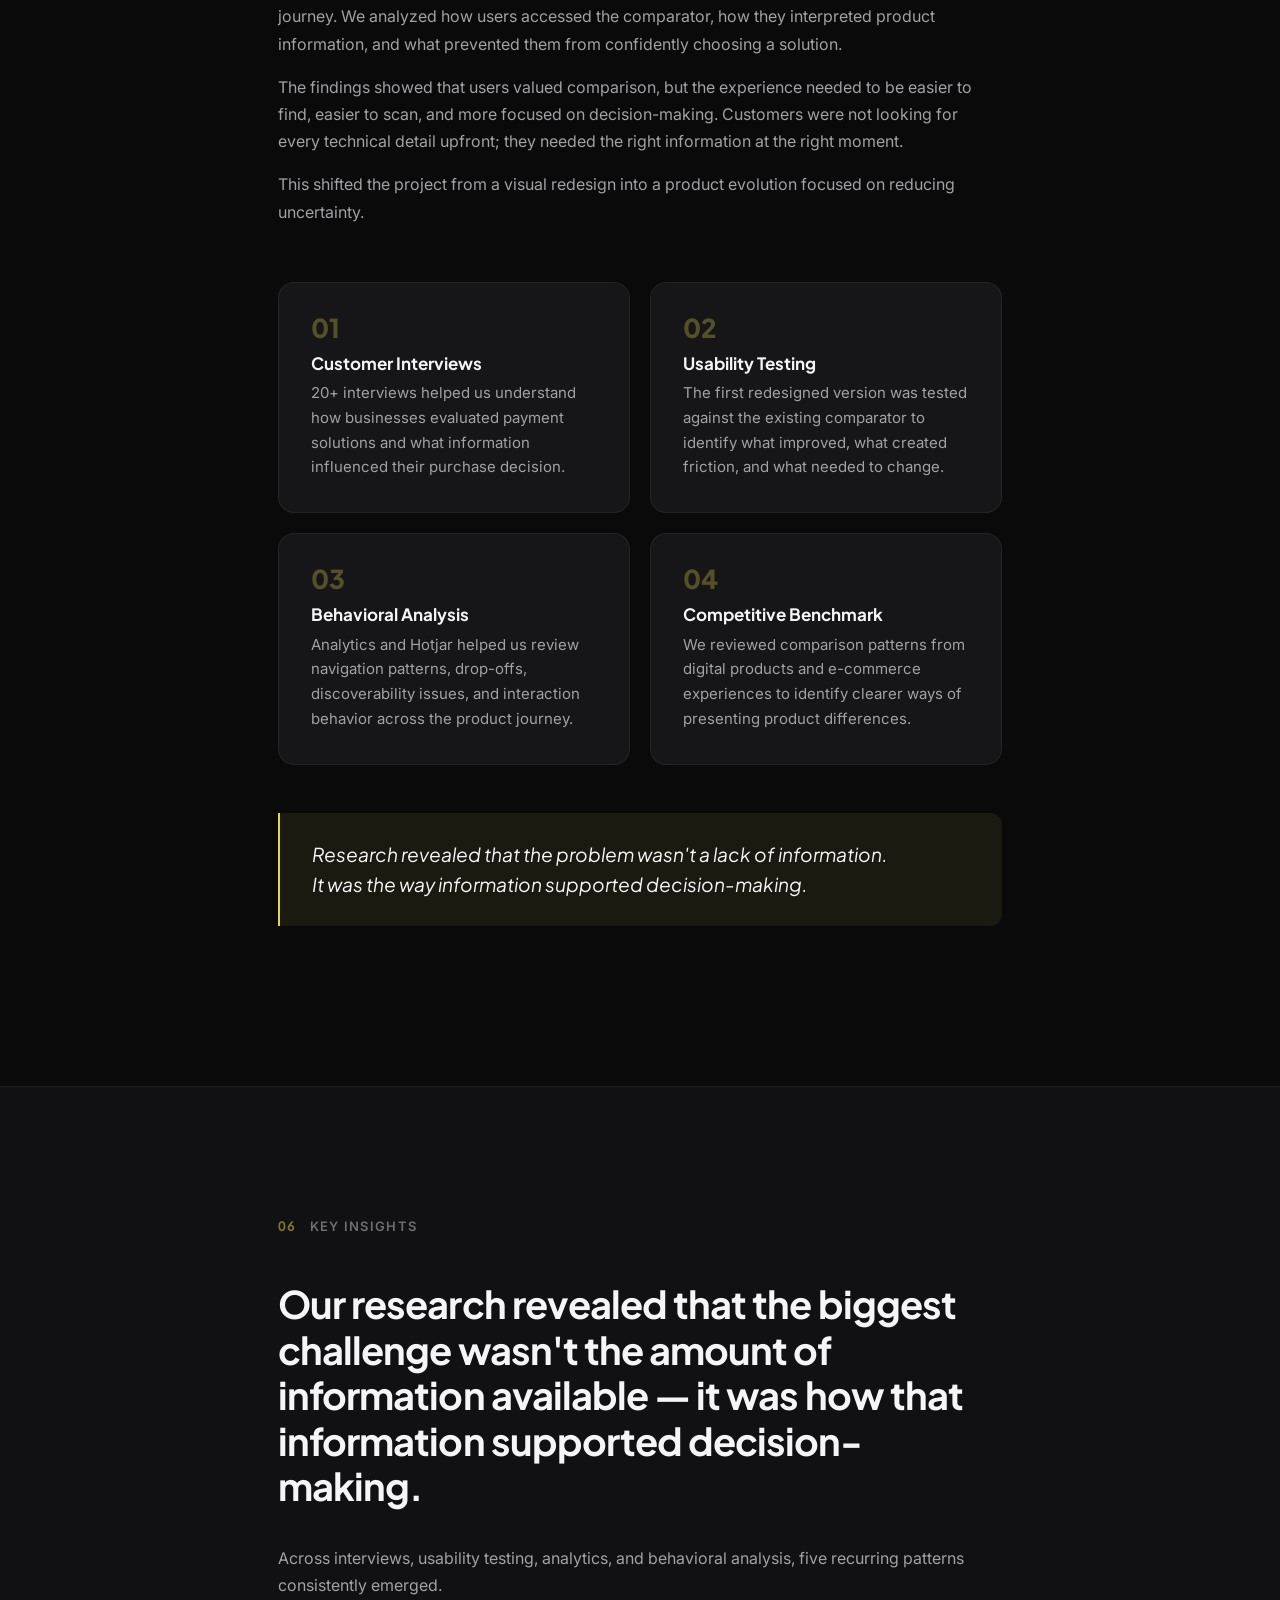
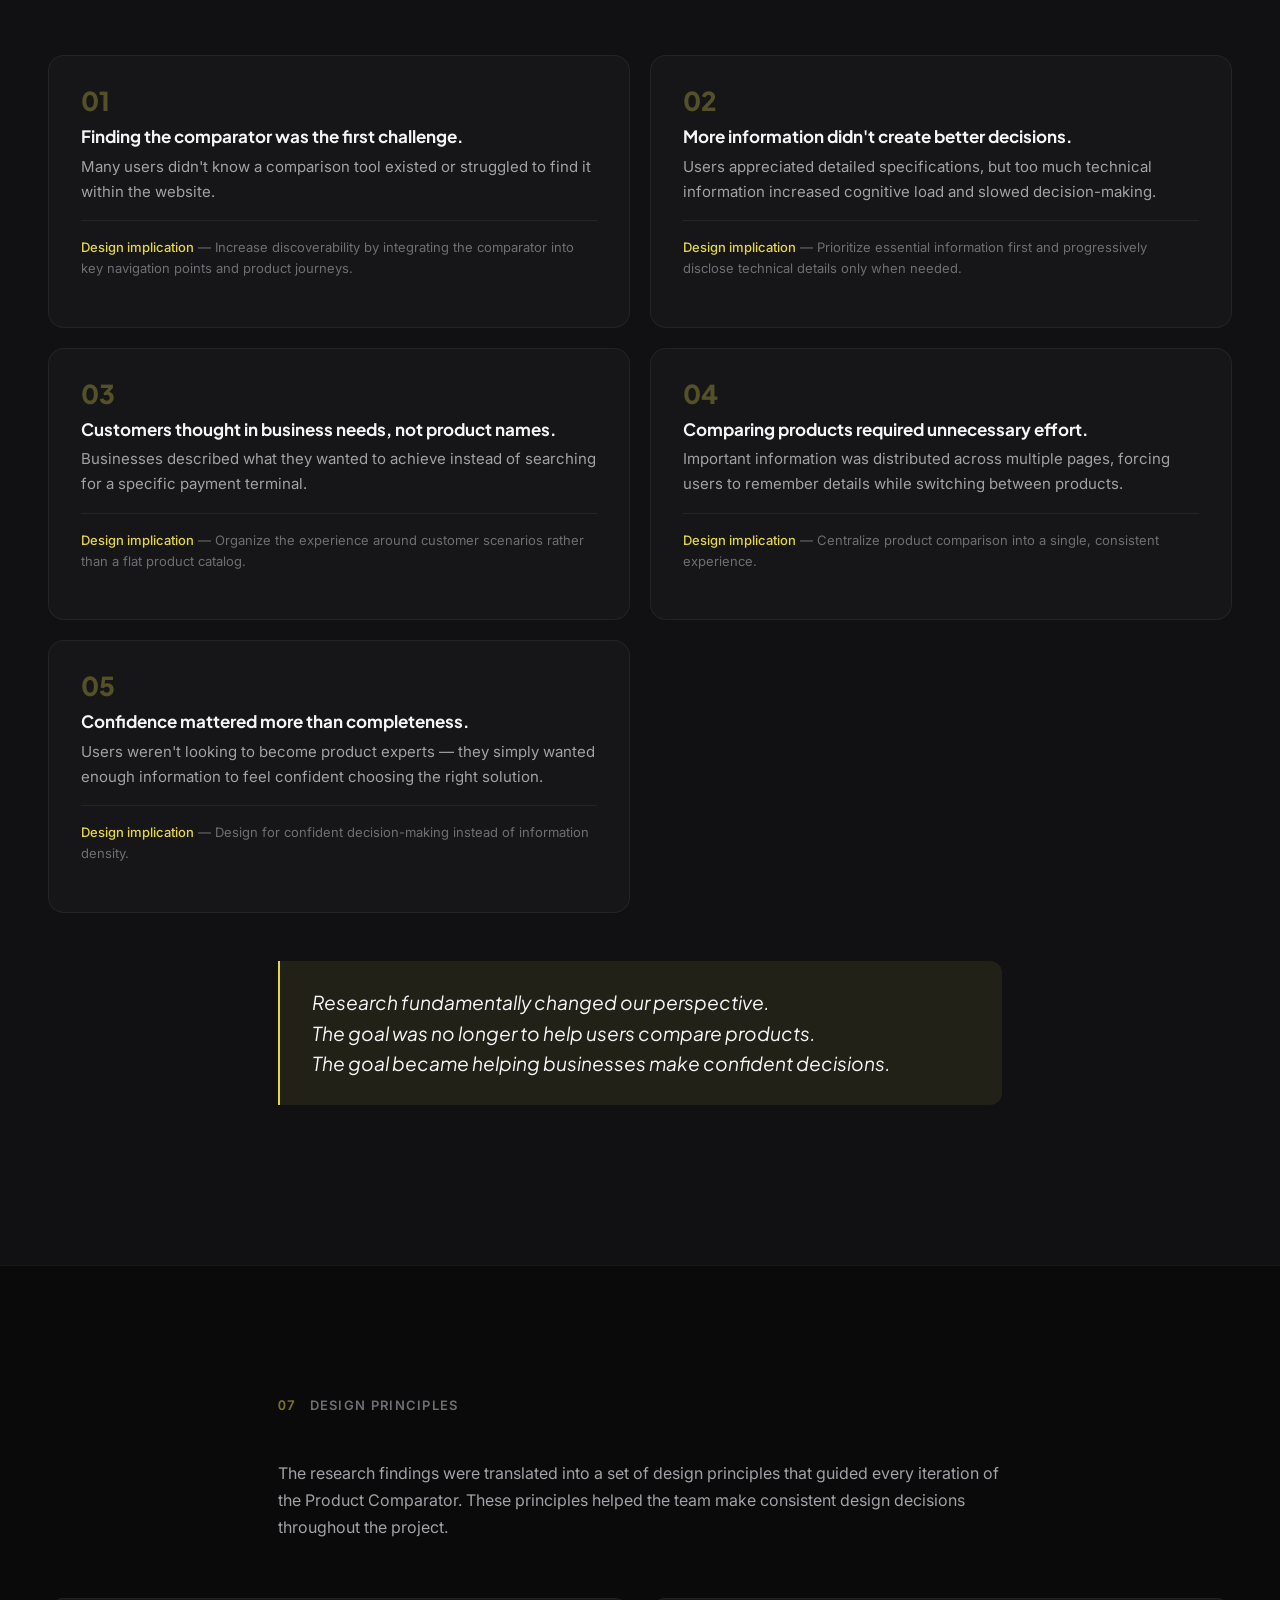
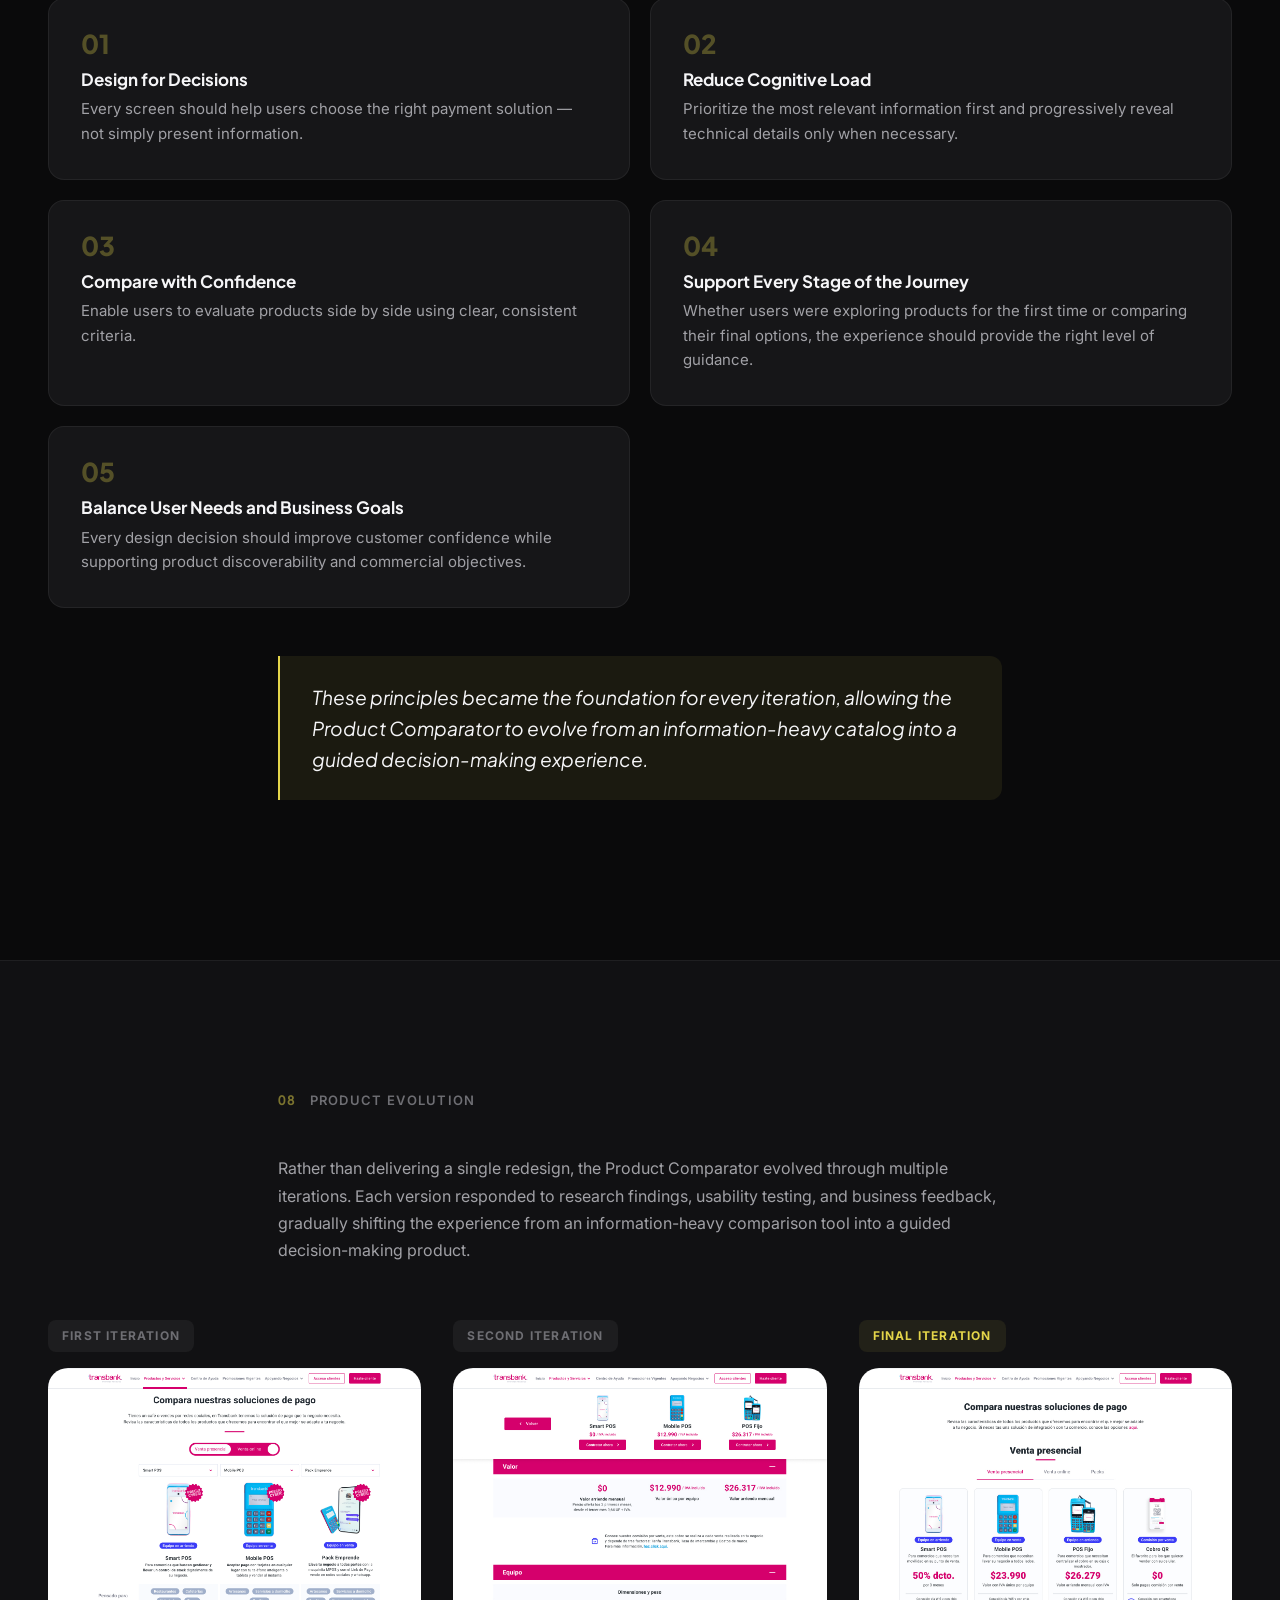
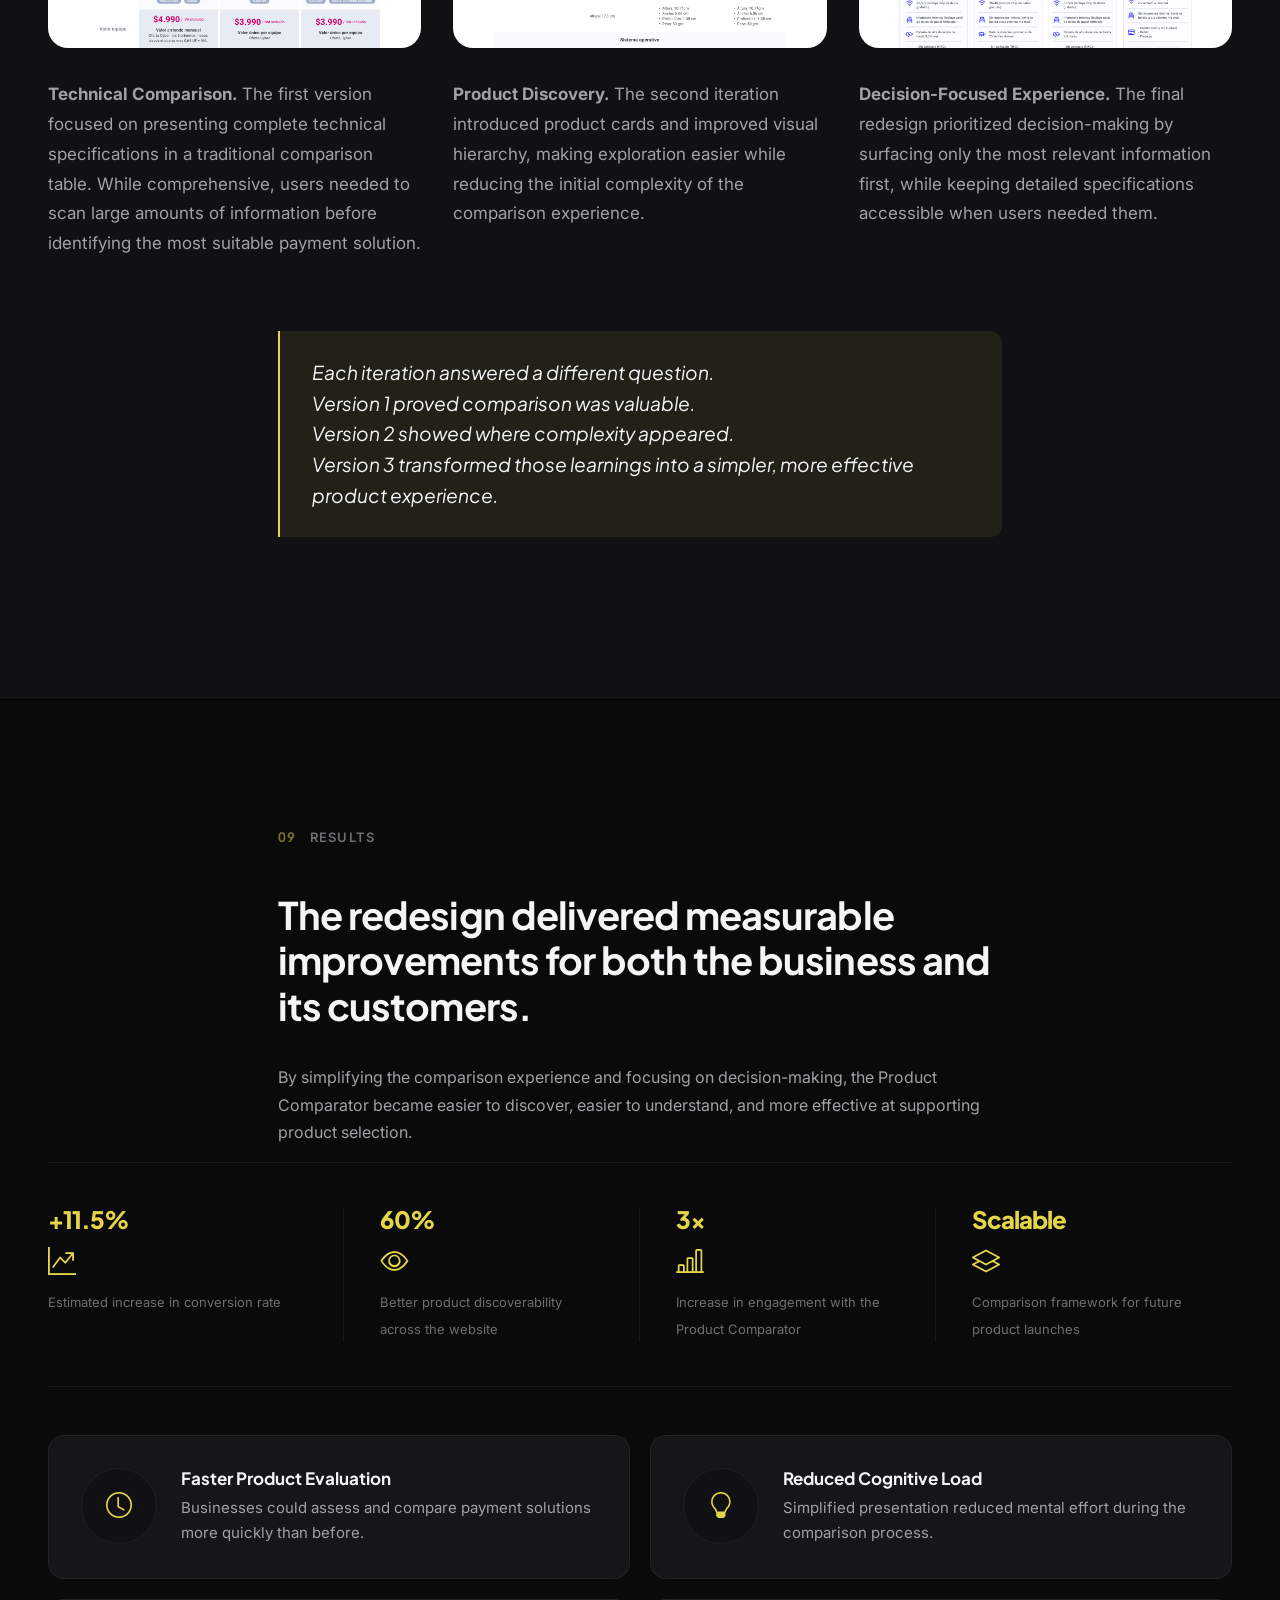
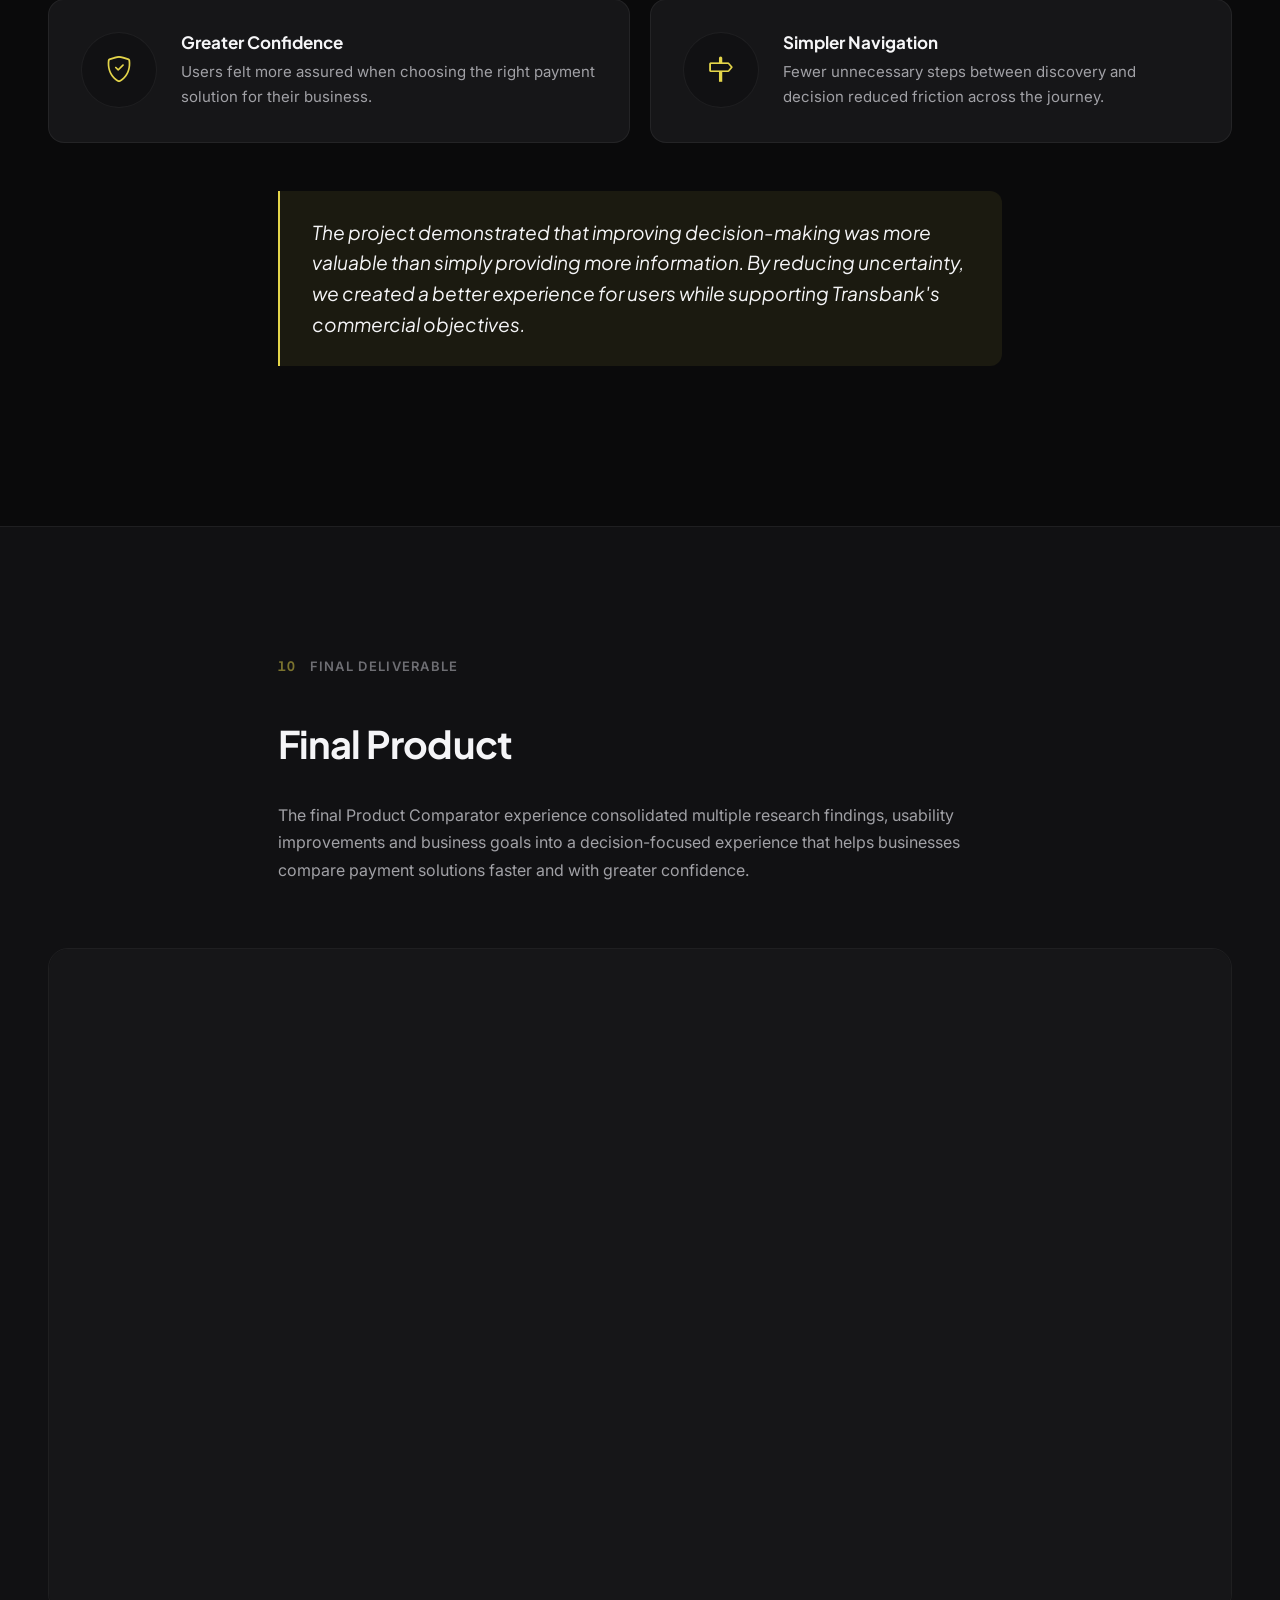
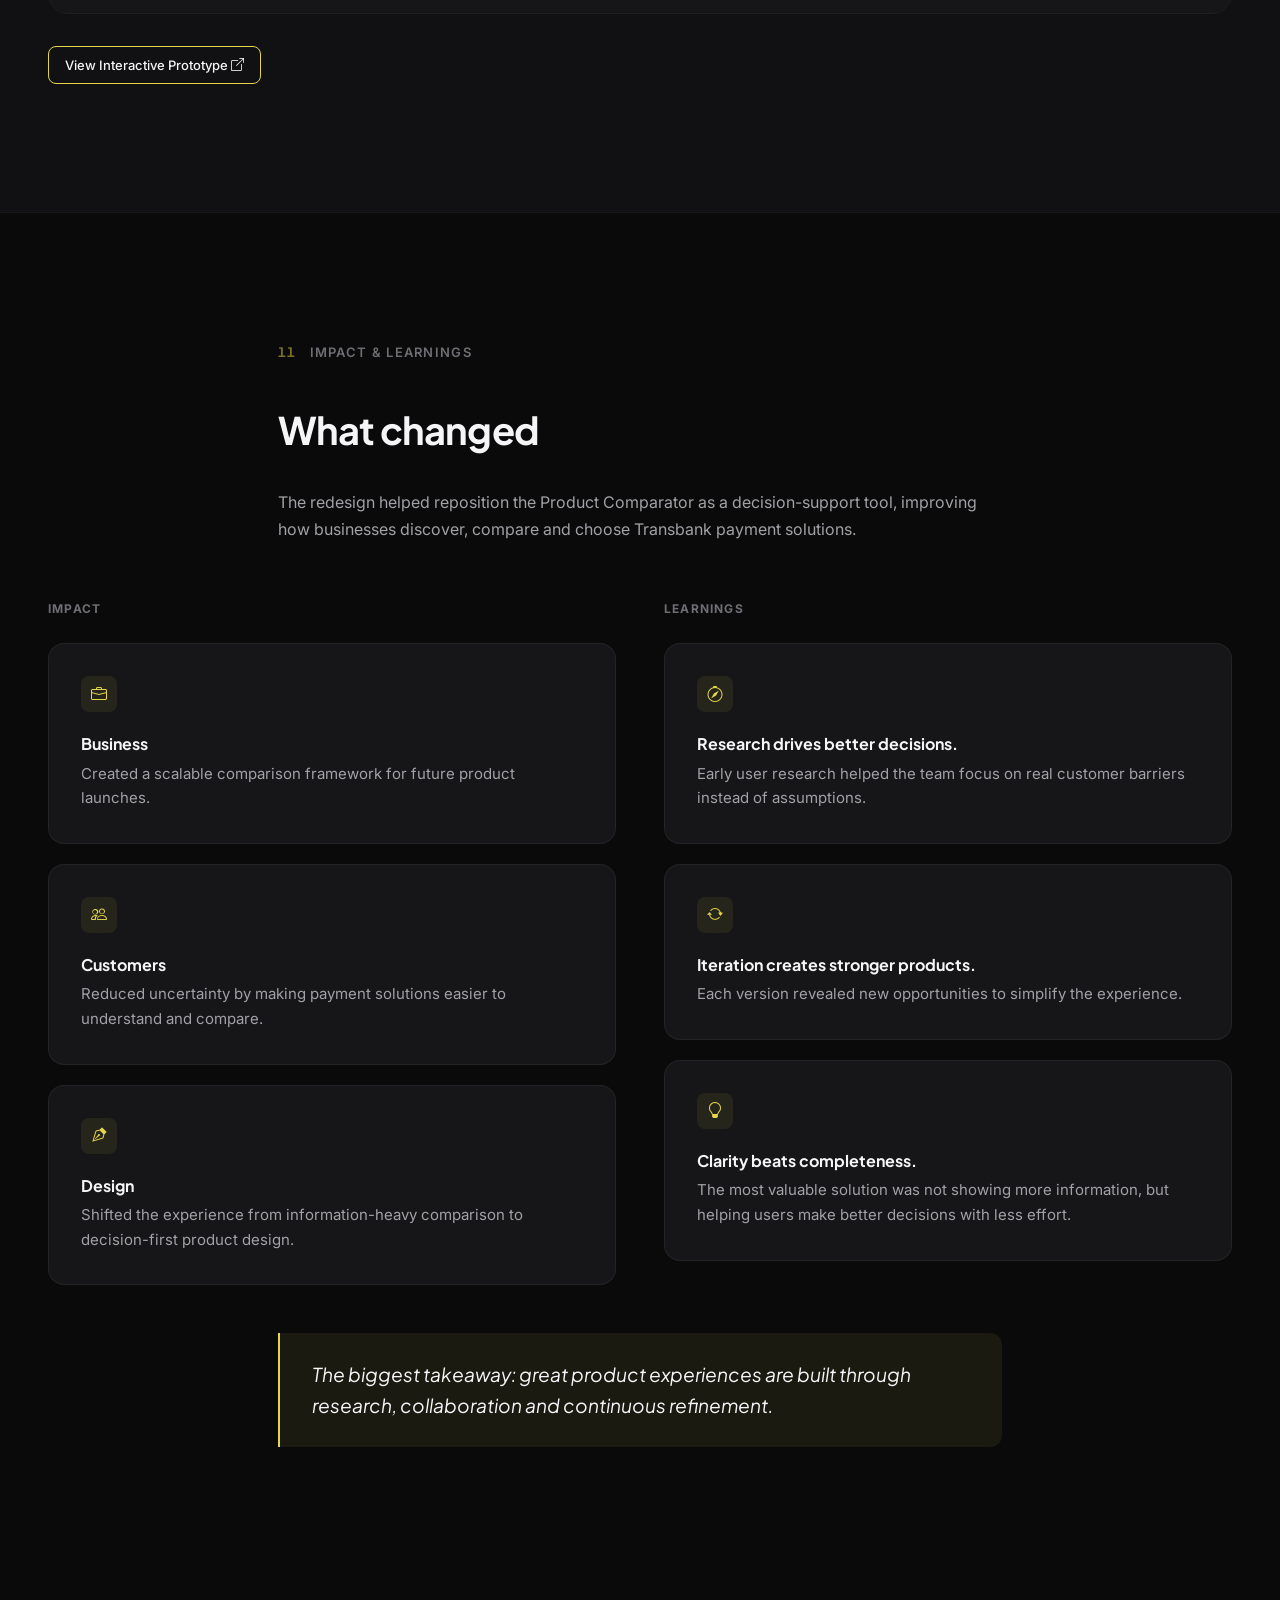
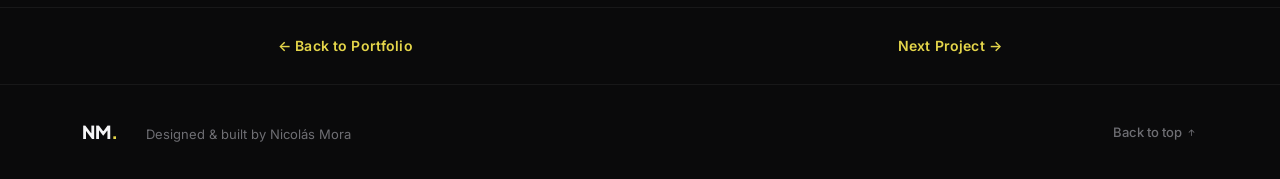
<file: case-studies/transbank-product-comparator.html>
<!DOCTYPE html>
<html lang="en" data-bs-theme="dark">
<head>
  <meta charset="UTF-8">
  <meta name="viewport" content="width=device-width, initial-scale=1.0">
  <meta name="description" content="Product Comparator — Transbank · UX Case Study by Nicolás Mora">
  <meta name="author" content="Nicolás Mora">
  <meta name="theme-color" content="#0a0a0b">
  <title>Product Comparator — Transbank · Nicolás Mora</title>

  <link rel="preconnect" href="https://fonts.googleapis.com">
  <link rel="preconnect" href="https://fonts.gstatic.com" crossorigin>
  <link href="https://fonts.googleapis.com/css2?family=Inter:wght@300;400;500;600;700&family=Plus+Jakarta+Sans:wght@400;500;600;700;800&display=swap" rel="stylesheet">

  <link href="https://cdn.jsdelivr.net/npm/bootstrap@5.3.3/dist/css/bootstrap.min.css" rel="stylesheet">
  <link href="https://cdn.jsdelivr.net/npm/bootstrap-icons@1.11.3/font/bootstrap-icons.min.css" rel="stylesheet">
  <link rel="stylesheet" href="../css/style.css">
  <link rel="stylesheet" href="../css/case-study.css">
</head>
<body>

  <!-- Reading Progress Bar -->
  <div class="cs-progress-bar" id="csProgressBar" aria-hidden="true"></div>

  <!-- ============ NAVIGATION ============ -->
  <nav class="navbar navbar-expand-lg fixed-top nav-blur" id="mainNav">
    <div class="container">
      <a class="navbar-brand brand-mark" href="../">NM<span class="accent-dot">.</span></a>
      <button class="navbar-toggler border-0 shadow-none" type="button"
              data-bs-toggle="collapse" data-bs-target="#navbarNav"
              aria-controls="navbarNav" aria-expanded="false" aria-label="Toggle navigation">
        <span class="navbar-toggler-icon"></span>
      </button>
      <div class="collapse navbar-collapse justify-content-end" id="navbarNav">
        <ul class="navbar-nav gap-lg-1">
          <li class="nav-item"><a class="nav-link" href="../#about"        data-i18n="nav.about">About</a></li>
          <li class="nav-item"><a class="nav-link" href="../#skills"       data-i18n="nav.skills">Skills</a></li>
          <li class="nav-item"><a class="nav-link" href="../#case-studies" data-i18n="nav.caseStudies">Case Studies</a></li>
          <li class="nav-item"><a class="nav-link" href="../#process"      data-i18n="nav.process">Process</a></li>
          <li class="nav-item"><a class="nav-link" href="../#experience"   data-i18n="nav.experience">Experience</a></li>
          <li class="nav-item"><a class="nav-link" href="../#contact"      data-i18n="nav.contact">Contact</a></li>
        </ul>
        <a href="../#contact" class="btn btn-accent ms-lg-4 d-none d-lg-inline-flex" data-i18n="nav.cta">Let's Talk</a>
        <div class="lang-switcher" role="group" aria-label="Language selector">
          <button class="lang-btn active" data-lang="en" aria-pressed="true">EN</button>
          <button class="lang-btn" data-lang="es" aria-pressed="false">ES</button>
        </div>
      </div>
    </div>
  </nav>


  <!-- ============================================================
       SCREEN 01 — HERO
       ============================================================ -->
  <header class="cs-hero" id="cs-top">
    <div class="cs-container">

      <!-- Back to Portfolio — subtle breadcrumb at the top of the hero -->
      <div class="cs-back-nav fade-in">
        <a href="../" class="cs-back-link" data-i18n="cs.back">← Back to Portfolio</a>
      </div>

      <!-- ROW 1: two-column content + image -->
      <div class="cs-hero-row1">

        <div class="cs-hero-content">

          <div class="cs-hero-chips fade-in">
            <span class="cs-hero-chip" data-i18n="tb.chip1">Case Study 01</span>
            <span class="cs-hero-chip" data-i18n="tb.chip2">Digital Payments</span>
          </div>

          <div class="fade-in" style="animation-delay:.07s">
            <p class="cs-client-name">Transbank</p>
            <h1 class="cs-hero-title" data-i18n="tb.heroTitle" data-i18n-html="true">Product<br>Comparator</h1>
          </div>

          <p class="cs-hero-logline fade-in" style="animation-delay:.14s" data-i18n="tb.heroLogline">
            Helping businesses make confident payment decisions by redesigning
            Transbank's product comparison experience.
          </p>

          <p class="cs-hero-summary fade-in" style="animation-delay:.20s" data-i18n="tb.heroSummary">
            Transbank redesigned its Product Comparator to simplify how businesses
            evaluate payment solutions. Through user research, behavioral analysis and
            multiple design iterations, we transformed a feature-heavy comparison tool
            into a decision-focused experience that improved discoverability, reduced
            cognitive load and increased conversion by an estimated 11.5%.
          </p>

        </div><!-- .cs-hero-content -->

        <div class="cs-hero-visual fade-in" style="animation-delay:.42s">
          <img
            src="../assets/case-studies/product-comparator/hero.png"
            alt="Product Comparator — desktop and mobile interface"
            class="cs-hero-mockup"
            draggable="false"
          >
        </div>

      </div><!-- .cs-hero-row1 -->

      <!-- ROW 2: full-width metadata bar -->
      <div class="cs-hero-meta fade-in" style="animation-delay:.28s">
        <div class="cs-meta-item">
          <span class="cs-meta-label" data-i18n="cs.metaRole">Role</span>
          <span class="cs-meta-value" data-i18n="tb.metaRoleVal">UX/UI Designer</span>
        </div>
        <div class="cs-meta-item">
          <span class="cs-meta-label" data-i18n="cs.metaTimeline">Timeline</span>
          <span class="cs-meta-value" data-i18n="tb.metaTimelineVal">6 months</span>
        </div>
        <div class="cs-meta-item">
          <span class="cs-meta-label" data-i18n="cs.metaTeam">Team</span>
          <span class="cs-meta-value" data-i18n="tb.metaTeamVal" data-i18n-html="true">UX/UI Designer<br>UX Researcher<br>CRO Specialist<br>Developer</span>
        </div>
        <div class="cs-meta-item">
          <span class="cs-meta-label" data-i18n="cs.metaIndustry">Industry</span>
          <span class="cs-meta-value" data-i18n="tb.metaIndustryVal">Digital Payments</span>
        </div>
      </div><!-- .cs-hero-meta -->

      <div class="cs-scroll-hint fade-in" style="animation-delay:.35s" aria-hidden="true">
        <span class="cs-scroll-label" data-i18n="tb.scroll">Scroll</span>
        <div class="cs-scroll-arrow"><i class="bi bi-arrow-down"></i></div>
      </div>

    </div><!-- .cs-container -->
    <div class="cs-hero-bg-glow" aria-hidden="true"></div>
  </header>


  <!-- ============================================================
       SCREEN 02 — PROJECT AT A GLANCE
       ============================================================ -->
  <section class="cs-glance" id="cs-glance">
    <div class="cs-container">

      <div class="cs-glance-header scroll-reveal">
        <span class="cs-section-chip" data-i18n="tb.s02chip">02 · At a glance</span>
      </div>

      <div class="cs-stats-row scroll-reveal">

        <div class="cs-stat">
          <span class="cs-stat-number" data-i18n="tb.s02stat1title">Problem</span>
          <span class="cs-stat-label" data-i18n="tb.s02stat1desc">Businesses struggled to understand which payment solution best fit their needs. Product information was fragmented, difficult to compare, and overloaded with technical details.</span>
        </div>

        <div class="cs-stat">
          <span class="cs-stat-number" data-i18n="tb.s02stat2title">Objective</span>
          <span class="cs-stat-label" data-i18n="tb.s02stat2desc">Redesign the comparison experience to help businesses make faster, more confident purchasing decisions while supporting Transbank's commercial goals.</span>
        </div>

        <div class="cs-stat">
          <span class="cs-stat-number" data-i18n="tb.s02stat3title">Approach</span>
          <span class="cs-stat-label" data-i18n="tb.s02stat3desc">Combined user interviews, behavioral analytics, Hotjar insights, competitive benchmarking, CRO recommendations and iterative UX/UI design.</span>
        </div>

        <div class="cs-stat">
          <span class="cs-stat-number" data-i18n="tb.s02stat4title">Impact</span>
          <span class="cs-stat-label" data-i18n="tb.s02stat4desc">Delivered a simplified comparison experience that improved product discoverability, reduced decision-making friction and contributed to an estimated 6% increase in conversion.</span>
        </div>

      </div>

    </div>
  </section>


  <!-- ============================================================
       SCREEN 03 — THE CHALLENGE
       ============================================================ -->
  <section class="cs-section" id="cs-challenge">
    <div class="cs-container">

      <div class="cs-section-header scroll-reveal">
        <span class="cs-section-num">03</span>
        <span class="cs-section-name" data-i18n="cs.challenge">The Challenge</span>
      </div>

      <div class="cs-section-media scroll-reveal cs-fade-only">
        <img
          src="../assets/case-studies/product-comparator/img_sec3.jpg"
          alt="Original Product Comparator — before the redesign"
          class="cs-section-media__img"
        >
        <div class="cs-section-media__text">
          <p data-i18n="tb.s03p1">Transbank's growing portfolio of payment solutions made it increasingly difficult for businesses to understand which product best suited their needs.</p>
          <p data-i18n="tb.s03p2">Although detailed product information was available, it was distributed across multiple pages and focused heavily on technical specifications rather than helping customers make informed decisions. As a result, comparing alternatives required unnecessary effort, creating friction during the evaluation process and reducing confidence before purchase.</p>
          <p data-i18n="tb.s03p3">The challenge was to transform the Product Comparator from an information-heavy catalog into a decision-making tool that helped businesses quickly identify the right solution while supporting Transbank's commercial objectives.</p>
        </div>
      </div>

    </div>
  </section>


  <!-- ============================================================
       SCREEN 04 — DISCOVERY
       ============================================================ -->
  <section class="cs-section cs-section--alt" id="cs-discovery">
    <div class="cs-container cs-container--reading">

      <div class="cs-section-header scroll-reveal">
        <span class="cs-section-num">04</span>
        <span class="cs-section-name" data-i18n="tb.s04name">Discovery</span>
      </div>

      <div class="scroll-reveal">
        <p data-i18n="tb.s04p1">Before exploring solutions, we needed to understand how businesses evaluated payment products, where uncertainty appeared during the decision-making process, and what information truly influenced their choice.</p>
        <p data-i18n="tb.s04p2">During a three-week discovery phase, we combined qualitative and quantitative methods to build a complete picture of the customer journey. This included customer interviews, analytics review, behavioral analysis, competitive benchmarking, and collaborative sessions with Marketing, CRO, and Development.</p>
        <p data-i18n="tb.s04p3">Rather than validating assumptions, the goal was to uncover the real barriers preventing businesses from confidently selecting the right payment solution.</p>
      </div>

    </div>
  </section>


  <!-- ============================================================
       SCREEN 05 — RESEARCH
       ============================================================ -->
  <section class="cs-section" id="cs-research">
    <div class="cs-container cs-container--reading">

      <div class="cs-section-header scroll-reveal">
        <span class="cs-section-num">05</span>
        <span class="cs-section-name" data-i18n="tb.s05name">Research</span>
      </div>

      <div class="scroll-reveal">
        <p data-i18n="tb.s05p1">The research phase helped us identify the main sources of friction in the product selection journey. We analyzed how users accessed the comparator, how they interpreted product information, and what prevented them from confidently choosing a solution.</p>
        <p data-i18n="tb.s05p2">The findings showed that users valued comparison, but the experience needed to be easier to find, easier to scan, and more focused on decision-making. Customers were not looking for every technical detail upfront; they needed the right information at the right moment.</p>
        <p data-i18n="tb.s05p3">This shifted the project from a visual redesign into a product evolution focused on reducing uncertainty.</p>
      </div>

      <div class="cs-insights-grid">

        <div class="cs-insight-card scroll-reveal">
          <span class="cs-insight-num">01</span>
          <h3 class="cs-insight-title" data-i18n="tb.s05i1title">Customer Interviews</h3>
          <p class="cs-insight-desc" data-i18n="tb.s05i1desc">20+ interviews helped us understand how businesses evaluated payment solutions and what information influenced their purchase decision.</p>
        </div>

        <div class="cs-insight-card scroll-reveal" style="animation-delay:.12s">
          <span class="cs-insight-num">02</span>
          <h3 class="cs-insight-title" data-i18n="tb.s05i2title">Usability Testing</h3>
          <p class="cs-insight-desc" data-i18n="tb.s05i2desc">The first redesigned version was tested against the existing comparator to identify what improved, what created friction, and what needed to change.</p>
        </div>

        <div class="cs-insight-card scroll-reveal" style="animation-delay:.24s">
          <span class="cs-insight-num">03</span>
          <h3 class="cs-insight-title" data-i18n="tb.s05i3title">Behavioral Analysis</h3>
          <p class="cs-insight-desc" data-i18n="tb.s05i3desc">Analytics and Hotjar helped us review navigation patterns, drop-offs, discoverability issues, and interaction behavior across the product journey.</p>
        </div>

        <div class="cs-insight-card scroll-reveal" style="animation-delay:.36s">
          <span class="cs-insight-num">04</span>
          <h3 class="cs-insight-title" data-i18n="tb.s05i4title">Competitive Benchmark</h3>
          <p class="cs-insight-desc" data-i18n="tb.s05i4desc">We reviewed comparison patterns from digital products and e-commerce experiences to identify clearer ways of presenting product differences.</p>
        </div>

      </div>

      <blockquote class="cs-callout scroll-reveal cs-fade-only" style="margin-top:3rem">
        <p data-i18n="tb.s05callout" data-i18n-html="true">Research revealed that the problem wasn't a lack of information.<br>
        It was the way information supported decision-making.</p>
      </blockquote>

    </div>
  </section>


  <!-- ============================================================
       SCREEN 06 — KEY INSIGHTS
       ============================================================ -->
  <section class="cs-section cs-section--alt" id="cs-insights">

    <div class="cs-container cs-container--reading">
      <div class="cs-section-header scroll-reveal">
        <span class="cs-section-num">06</span>
        <span class="cs-section-name" data-i18n="tb.s06name">Key Insights</span>
      </div>
      <h2 class="cs-section-title scroll-reveal" data-i18n="tb.s06title">Our research revealed that the biggest challenge wasn't the amount of information available — it was how that information supported decision-making.</h2>
      <p class="scroll-reveal" data-i18n="tb.s06intro">Across interviews, usability testing, analytics, and behavioral analysis, five recurring patterns consistently emerged.</p>
    </div>

    <div class="cs-container">
      <div class="cs-insights-grid">

        <div class="cs-insight-card scroll-reveal">
          <span class="cs-insight-num">01</span>
          <h3 class="cs-insight-title" data-i18n="tb.s06i1title">Finding the comparator was the first challenge.</h3>
          <p class="cs-insight-desc" data-i18n="tb.s06i1desc">Many users didn't know a comparison tool existed or struggled to find it within the website.</p>
          <p class="cs-insight-implication" data-i18n="tb.s06i1impl" data-i18n-html="true"><span>Design implication</span> — Increase discoverability by integrating the comparator into key navigation points and product journeys.</p>
        </div>

        <div class="cs-insight-card scroll-reveal" style="animation-delay:.12s">
          <span class="cs-insight-num">02</span>
          <h3 class="cs-insight-title" data-i18n="tb.s06i2title">More information didn't create better decisions.</h3>
          <p class="cs-insight-desc" data-i18n="tb.s06i2desc">Users appreciated detailed specifications, but too much technical information increased cognitive load and slowed decision-making.</p>
          <p class="cs-insight-implication" data-i18n="tb.s06i2impl" data-i18n-html="true"><span>Design implication</span> — Prioritize essential information first and progressively disclose technical details only when needed.</p>
        </div>

        <div class="cs-insight-card scroll-reveal" style="animation-delay:.24s">
          <span class="cs-insight-num">03</span>
          <h3 class="cs-insight-title" data-i18n="tb.s06i3title">Customers thought in business needs, not product names.</h3>
          <p class="cs-insight-desc" data-i18n="tb.s06i3desc">Businesses described what they wanted to achieve instead of searching for a specific payment terminal.</p>
          <p class="cs-insight-implication" data-i18n="tb.s06i3impl" data-i18n-html="true"><span>Design implication</span> — Organize the experience around customer scenarios rather than a flat product catalog.</p>
        </div>

        <div class="cs-insight-card scroll-reveal" style="animation-delay:.36s">
          <span class="cs-insight-num">04</span>
          <h3 class="cs-insight-title" data-i18n="tb.s06i4title">Comparing products required unnecessary effort.</h3>
          <p class="cs-insight-desc" data-i18n="tb.s06i4desc">Important information was distributed across multiple pages, forcing users to remember details while switching between products.</p>
          <p class="cs-insight-implication" data-i18n="tb.s06i4impl" data-i18n-html="true"><span>Design implication</span> — Centralize product comparison into a single, consistent experience.</p>
        </div>

        <div class="cs-insight-card scroll-reveal" style="animation-delay:.48s">
          <span class="cs-insight-num">05</span>
          <h3 class="cs-insight-title" data-i18n="tb.s06i5title">Confidence mattered more than completeness.</h3>
          <p class="cs-insight-desc" data-i18n="tb.s06i5desc">Users weren't looking to become product experts — they simply wanted enough information to feel confident choosing the right solution.</p>
          <p class="cs-insight-implication" data-i18n="tb.s06i5impl" data-i18n-html="true"><span>Design implication</span> — Design for confident decision-making instead of information density.</p>
        </div>

      </div>
    </div>

    <div class="cs-container cs-container--reading">
      <blockquote class="cs-callout scroll-reveal cs-fade-only" style="margin-top:3rem">
        <p data-i18n="tb.s06callout" data-i18n-html="true">Research fundamentally changed our perspective.<br>
        The goal was no longer to help users compare products.<br>
        The goal became helping businesses make confident decisions.</p>
      </blockquote>
    </div>

  </section>


  <!-- ============================================================
       SCREEN 07 — DESIGN PRINCIPLES
       ============================================================ -->
  <section class="cs-section" id="cs-design-principles">

    <div class="cs-container cs-container--reading">
      <div class="cs-section-header scroll-reveal">
        <span class="cs-section-num">07</span>
        <span class="cs-section-name" data-i18n="tb.s07name">Design Principles</span>
      </div>
      <p class="scroll-reveal" data-i18n="tb.s07intro">The research findings were translated into a set of design principles that guided every iteration of the Product Comparator. These principles helped the team make consistent design decisions throughout the project.</p>
    </div>

    <div class="cs-container">
      <div class="cs-insights-grid">

        <div class="cs-insight-card scroll-reveal">
          <span class="cs-insight-num">01</span>
          <h3 class="cs-insight-title" data-i18n="tb.s07p1title">Design for Decisions</h3>
          <p class="cs-insight-desc" data-i18n="tb.s07p1desc">Every screen should help users choose the right payment solution — not simply present information.</p>
        </div>

        <div class="cs-insight-card scroll-reveal" style="animation-delay:.12s">
          <span class="cs-insight-num">02</span>
          <h3 class="cs-insight-title" data-i18n="tb.s07p2title">Reduce Cognitive Load</h3>
          <p class="cs-insight-desc" data-i18n="tb.s07p2desc">Prioritize the most relevant information first and progressively reveal technical details only when necessary.</p>
        </div>

        <div class="cs-insight-card scroll-reveal" style="animation-delay:.24s">
          <span class="cs-insight-num">03</span>
          <h3 class="cs-insight-title" data-i18n="tb.s07p3title">Compare with Confidence</h3>
          <p class="cs-insight-desc" data-i18n="tb.s07p3desc">Enable users to evaluate products side by side using clear, consistent criteria.</p>
        </div>

        <div class="cs-insight-card scroll-reveal" style="animation-delay:.36s">
          <span class="cs-insight-num">04</span>
          <h3 class="cs-insight-title" data-i18n="tb.s07p4title">Support Every Stage of the Journey</h3>
          <p class="cs-insight-desc" data-i18n="tb.s07p4desc">Whether users were exploring products for the first time or comparing their final options, the experience should provide the right level of guidance.</p>
        </div>

        <div class="cs-insight-card scroll-reveal" style="animation-delay:.48s">
          <span class="cs-insight-num">05</span>
          <h3 class="cs-insight-title" data-i18n="tb.s07p5title">Balance User Needs and Business Goals</h3>
          <p class="cs-insight-desc" data-i18n="tb.s07p5desc">Every design decision should improve customer confidence while supporting product discoverability and commercial objectives.</p>
        </div>

      </div>
    </div>

    <div class="cs-container cs-container--reading">
      <blockquote class="cs-callout scroll-reveal cs-fade-only" style="margin-top:3rem">
        <p data-i18n="tb.s07callout">These principles became the foundation for every iteration, allowing the Product Comparator to evolve from an information-heavy catalog into a guided decision-making experience.</p>
      </blockquote>
    </div>

  </section>




  <!-- ============================================================
       SCREEN 08 — PRODUCT EVOLUTION
       ============================================================ -->
  <section class="cs-section cs-section--alt" id="cs-evolution">

    <div class="cs-container cs-container--reading">
      <div class="cs-section-header scroll-reveal">
        <span class="cs-section-num">08</span>
        <span class="cs-section-name" data-i18n="tb.s08name">Product Evolution</span>
      </div>
      <p class="scroll-reveal" data-i18n="tb.s08intro">Rather than delivering a single redesign, the Product Comparator evolved through multiple iterations. Each version responded to research findings, usability testing, and business feedback, gradually shifting the experience from an information-heavy comparison tool into a guided decision-making product.</p>
    </div>

    <div class="cs-container scroll-reveal">
      <div class="cs-before-after">

        <div class="cs-evolution-panel">
          <div class="cs-evolution-label cs-evolution-label--before" data-i18n="tb.s08v1label">First Iteration</div>
          <img
            src="../assets/case-studies/product-comparator/v1.png"
            alt="Product Comparator V1 — Technical Comparison"
            class="cs-evolution-img"
          >
          <p class="cs-body-text" style="margin-top:1rem;" data-i18n="tb.s08v1desc" data-i18n-html="true"><strong>Technical Comparison.</strong> The first version focused on presenting complete technical specifications in a traditional comparison table. While comprehensive, users needed to scan large amounts of information before identifying the most suitable payment solution.</p>
        </div>

        <div class="cs-evolution-panel">
          <div class="cs-evolution-label cs-evolution-label--before" data-i18n="tb.s08v2label">Second Iteration</div>
          <img
            src="../assets/case-studies/product-comparator/v2.jpg"
            alt="Product Comparator V2 — Product Discovery"
            class="cs-evolution-img"
          >
          <p class="cs-body-text" style="margin-top:1rem;" data-i18n="tb.s08v2desc" data-i18n-html="true"><strong>Product Discovery.</strong> The second iteration introduced product cards and improved visual hierarchy, making exploration easier while reducing the initial complexity of the comparison experience.</p>
        </div>

        <div class="cs-evolution-panel">
          <div class="cs-evolution-label cs-evolution-label--after" data-i18n="tb.s08v3label">Final Iteration</div>
          <img
            src="../assets/case-studies/product-comparator/v3.jpg"
            alt="Product Comparator V3 — Decision-Focused Experience"
            class="cs-evolution-img"
          >
          <p class="cs-body-text" style="margin-top:1rem;" data-i18n="tb.s08v3desc" data-i18n-html="true"><strong>Decision-Focused Experience.</strong> The final redesign prioritized decision-making by surfacing only the most relevant information first, while keeping detailed specifications accessible when users needed them.</p>
        </div>

      </div>
    </div>

    <div class="cs-container cs-container--reading">
      <blockquote class="cs-callout scroll-reveal cs-fade-only" style="margin-top:3rem">
        <p data-i18n="tb.s08callout" data-i18n-html="true">Each iteration answered a different question.<br>
        Version 1 proved comparison was valuable.<br>
        Version 2 showed where complexity appeared.<br>
        Version 3 transformed those learnings into a simpler, more effective product experience.</p>
      </blockquote>
    </div>

  </section>


  <!-- ============================================================
       SCREEN 09 — RESULTS
       ============================================================ -->
  <section class="cs-section" id="cs-results">

    <div class="cs-container cs-container--reading">
      <div class="cs-section-header scroll-reveal">
        <span class="cs-section-num">09</span>
        <span class="cs-section-name" data-i18n="tb.s09name">Results</span>
      </div>
      <h2 class="cs-section-title scroll-reveal" data-i18n="tb.s09title">The redesign delivered measurable improvements for both the business and its customers.</h2>
      <div class="scroll-reveal cs-fade-only">
        <p data-i18n="tb.s09intro">By simplifying the comparison experience and focusing on decision-making, the Product Comparator became easier to discover, easier to understand, and more effective at supporting product selection.</p>
      </div>
    </div>

    <div class="cs-container scroll-reveal cs-fade-only">
      <div class="cs-stats-row">

        <div class="cs-stat">
          <span class="cs-stat-number">+11.5%</span>
          <i class="bi bi-graph-up-arrow cs-stat-icon" aria-hidden="true"></i>
          <span class="cs-stat-label" data-i18n="tb.s09stat1">Estimated increase in conversion rate</span>
        </div>

        <div class="cs-stat">
          <span class="cs-stat-number">60%</span>
          <i class="bi bi-eye cs-stat-icon" aria-hidden="true"></i>
          <span class="cs-stat-label" data-i18n="tb.s09stat2">Better product discoverability across the website</span>
        </div>

        <div class="cs-stat">
          <span class="cs-stat-number">3×</span>
          <i class="bi bi-bar-chart-line cs-stat-icon" aria-hidden="true"></i>
          <span class="cs-stat-label" data-i18n="tb.s09stat3">Increase in engagement with the Product Comparator</span>
        </div>

        <div class="cs-stat">
          <span class="cs-stat-number" data-i18n="tb.s09stat4title">Scalable</span>
          <i class="bi bi-layers cs-stat-icon" aria-hidden="true"></i>
          <span class="cs-stat-label" data-i18n="tb.s09stat4">Comparison framework for future product launches</span>
        </div>

      </div>
    </div>

    <div class="cs-container">
      <div class="cs-insights-grid scroll-reveal cs-fade-only" style="margin-top:3rem">

        <div class="cs-insight-card cs-insight-card--icon-left">
          <div class="cs-outcome-icon" aria-hidden="true">
            <i class="bi bi-clock"></i>
          </div>
          <div class="cs-outcome-text">
            <h3 class="cs-insight-title" data-i18n="tb.s09o1title">Faster Product Evaluation</h3>
            <p class="cs-insight-desc" data-i18n="tb.s09o1desc">Businesses could assess and compare payment solutions more quickly than before.</p>
          </div>
        </div>

        <div class="cs-insight-card cs-insight-card--icon-left">
          <div class="cs-outcome-icon" aria-hidden="true">
            <i class="bi bi-lightbulb"></i>
          </div>
          <div class="cs-outcome-text">
            <h3 class="cs-insight-title" data-i18n="tb.s09o2title">Reduced Cognitive Load</h3>
            <p class="cs-insight-desc" data-i18n="tb.s09o2desc">Simplified presentation reduced mental effort during the comparison process.</p>
          </div>
        </div>

        <div class="cs-insight-card cs-insight-card--icon-left">
          <div class="cs-outcome-icon" aria-hidden="true">
            <i class="bi bi-shield-check"></i>
          </div>
          <div class="cs-outcome-text">
            <h3 class="cs-insight-title" data-i18n="tb.s09o3title">Greater Confidence</h3>
            <p class="cs-insight-desc" data-i18n="tb.s09o3desc">Users felt more assured when choosing the right payment solution for their business.</p>
          </div>
        </div>

        <div class="cs-insight-card cs-insight-card--icon-left">
          <div class="cs-outcome-icon" aria-hidden="true">
            <i class="bi bi-signpost"></i>
          </div>
          <div class="cs-outcome-text">
            <h3 class="cs-insight-title" data-i18n="tb.s09o4title">Simpler Navigation</h3>
            <p class="cs-insight-desc" data-i18n="tb.s09o4desc">Fewer unnecessary steps between discovery and decision reduced friction across the journey.</p>
          </div>
        </div>

      </div>
    </div>

    <div class="cs-container cs-container--reading">
      <blockquote class="cs-callout scroll-reveal cs-fade-only" style="margin-top:3rem">
        <p data-i18n="tb.s09callout">The project demonstrated that improving decision-making was more valuable than simply providing more information. By reducing uncertainty, we created a better experience for users while supporting Transbank's commercial objectives.</p>
      </blockquote>
    </div>

  </section>




  <!-- ============================================================
       SCREEN 10 — FINAL DELIVERABLE
       ============================================================ -->
  <section class="cs-section cs-section--alt" id="cs-final">
    <div class="cs-container cs-container--reading">

      <div class="cs-section-header scroll-reveal">
        <span class="cs-section-num">10</span>
        <span class="cs-section-name" data-i18n="tb.s10name">Final Deliverable</span>
      </div>

      <h2 class="cs-section-title scroll-reveal" data-i18n="tb.s10title">Final Product</h2>

      <div class="scroll-reveal">
        <p data-i18n="tb.s10desc">The final Product Comparator experience consolidated multiple research findings, usability improvements and business goals into a decision-focused experience that helps businesses compare payment solutions faster and with greater confidence.</p>
      </div>

    </div>

    <div class="cs-container scroll-reveal cs-fade-only">
      <div class="cs-figma-embed">
        <iframe
          src="https://www.figma.com/embed?embed_host=share&url=https%3A%2F%2Fwww.figma.com%2Fproto%2FHh6WHuEXeGRk0eUdKDDukj%2FExp.-Comparador%3Fnode-id%3D2894-6048%26t%3DkSxkDYG1xq5nZaGC-1%26hide-ui%3D1"
          allowfullscreen
          title="Product Comparator — Interactive Prototype"
          loading="lazy"
        ></iframe>
      </div>
      <div style="margin-top:2rem;">
        <a
          href="https://www.figma.com/proto/Hh6WHuEXeGRk0eUdKDDukj/Exp.-Comparador?node-id=2894-6048&t=kSxkDYG1xq5nZaGC-1"
          class="btn-case-study btn-case-study--ext"
          target="_blank"
          rel="noopener noreferrer"
        >
          <span data-i18n="tb.s10cta" data-i18n-html="true">View Interactive Prototype <i class="bi bi-box-arrow-up-right" aria-hidden="true"></i></span>
        </a>
      </div>
    </div>
  </section>


  <!-- ============================================================
       SCREEN 11 — IMPACT & LEARNINGS
       ============================================================ -->
  <section class="cs-section" id="cs-impact">

    <div class="cs-container cs-container--reading">
      <div class="cs-section-header scroll-reveal">
        <span class="cs-section-num">11</span>
        <span class="cs-section-name" data-i18n="tb.s11name">Impact &amp; Learnings</span>
      </div>
      <h2 class="cs-section-title scroll-reveal" data-i18n="tb.s11title">What changed</h2>
      <div class="scroll-reveal cs-fade-only">
        <p data-i18n="tb.s11intro">The redesign helped reposition the Product Comparator as a decision-support tool, improving how businesses discover, compare and choose Transbank payment solutions.</p>
      </div>
    </div>

    <div class="cs-container scroll-reveal cs-fade-only">
      <div class="cs-impact-learnings-grid">

        <!-- Impact -->
        <div class="cs-impact-learnings-col">
          <p class="cs-impact-learnings-heading" data-i18n="tb.s11impactLabel">Impact</p>
          <div class="cs-impact-cards">

            <div class="cs-lesson-card">
              <div class="cs-lesson-icon" aria-hidden="true"><i class="bi bi-briefcase"></i></div>
              <h3 class="cs-lesson-title" data-i18n="tb.s11i1title">Business</h3>
              <p class="cs-lesson-desc" data-i18n="tb.s11i1desc">Created a scalable comparison framework for future product launches.</p>
            </div>

            <div class="cs-lesson-card">
              <div class="cs-lesson-icon" aria-hidden="true"><i class="bi bi-people"></i></div>
              <h3 class="cs-lesson-title" data-i18n="tb.s11i2title">Customers</h3>
              <p class="cs-lesson-desc" data-i18n="tb.s11i2desc">Reduced uncertainty by making payment solutions easier to understand and compare.</p>
            </div>

            <div class="cs-lesson-card">
              <div class="cs-lesson-icon" aria-hidden="true"><i class="bi bi-vector-pen"></i></div>
              <h3 class="cs-lesson-title" data-i18n="tb.s11i3title">Design</h3>
              <p class="cs-lesson-desc" data-i18n="tb.s11i3desc">Shifted the experience from information-heavy comparison to decision-first product design.</p>
            </div>

          </div>
        </div>

        <!-- Learnings -->
        <div class="cs-impact-learnings-col">
          <p class="cs-impact-learnings-heading" data-i18n="tb.s11learningsLabel">Learnings</p>
          <div class="cs-impact-cards">

            <div class="cs-lesson-card">
              <div class="cs-lesson-icon" aria-hidden="true"><i class="bi bi-compass"></i></div>
              <h3 class="cs-lesson-title" data-i18n="tb.s11l1title">Research drives better decisions.</h3>
              <p class="cs-lesson-desc" data-i18n="tb.s11l1desc">Early user research helped the team focus on real customer barriers instead of assumptions.</p>
            </div>

            <div class="cs-lesson-card">
              <div class="cs-lesson-icon" aria-hidden="true"><i class="bi bi-arrow-repeat"></i></div>
              <h3 class="cs-lesson-title" data-i18n="tb.s11l2title">Iteration creates stronger products.</h3>
              <p class="cs-lesson-desc" data-i18n="tb.s11l2desc">Each version revealed new opportunities to simplify the experience.</p>
            </div>

            <div class="cs-lesson-card">
              <div class="cs-lesson-icon" aria-hidden="true"><i class="bi bi-lightbulb"></i></div>
              <h3 class="cs-lesson-title" data-i18n="tb.s11l3title">Clarity beats completeness.</h3>
              <p class="cs-lesson-desc" data-i18n="tb.s11l3desc">The most valuable solution was not showing more information, but helping users make better decisions with less effort.</p>
            </div>

          </div>
        </div>

      </div>
    </div>

    <div class="cs-container cs-container--reading">
      <blockquote class="cs-callout scroll-reveal cs-fade-only" style="margin-top:3rem">
        <p data-i18n="tb.s11callout">The biggest takeaway: great product experiences are built through research, collaboration and continuous refinement.</p>
      </blockquote>
    </div>

  </section>


  <!-- ============================================================
       CASE STUDY NAVIGATION — reusable across all case studies
       ============================================================ -->
  <nav class="cs-pager scroll-reveal cs-fade-only" id="cs-next" aria-label="Case study navigation">
    <div class="cs-container cs-container--reading cs-pager-inner">
      <a href="../" class="cs-pager-link cs-pager-link--prev" data-i18n="cs.back">← Back to Portfolio</a>
      <a href="mi-belenus.html" class="cs-pager-link cs-pager-link--next" data-i18n="cs.pagerNext">Next Project →</a>
    </div>
  </nav>


  <!-- ============ FOOTER ============ -->
  <footer class="site-footer">
    <div class="container">
      <div class="row align-items-center">
        <div class="col-md-6">
          <span class="footer-brand">NM<span class="accent-dot">.</span></span>
          <span class="footer-copy" data-i18n="footer.copy">Designed & built by Nicolás Mora</span>
        </div>
        <div class="col-md-6 text-md-end mt-3 mt-md-0">
          <a href="#cs-top" class="footer-link" data-i18n="footer.top" data-i18n-html="true">Back to top <i class="bi bi-arrow-up-short"></i></a>
        </div>
      </div>
    </div>
  </footer>

  <script src="https://cdn.jsdelivr.net/npm/bootstrap@5.3.3/dist/js/bootstrap.bundle.min.js"></script>
  <script src="../js/i18n.js"></script>
  <script src="../js/main.js"></script>
  <script src="../js/case-study.js"></script>
</body>
</html>
</file>
<file: css/style.css>
/* ============================================================
   DESIGN SYSTEM — Variables & Tokens
   ============================================================ */
:root {
  /* Color — Backgrounds */
  --bg-primary: #0a0a0b;
  --bg-secondary: #111113;
  --bg-surface: #161618;
  --bg-elevated: #1c1c1f;

  /* Color — Borders */
  --border-subtle: rgba(255, 255, 255, .06);
  --border-default: rgba(255, 255, 255, .1);
  --border-strong: rgba(255, 255, 255, .15);

  /* Color — Text */
  --text-primary: #f5f5f7;
  --text-secondary: #a1a1a6;
  --text-tertiary: #6e6e73;
  --text-accent: #e4d54a;

  /* Color — Accent */
  --accent: #e4d54a;
  --accent-hover: #f0e36b;
  --accent-subtle: rgba(228, 213, 74, .08);
  --accent-muted: rgba(228, 213, 74, .15);

  /* Typography */
  --font-display: 'Plus Jakarta Sans', system-ui, sans-serif;
  --font-body: 'Inter', system-ui, sans-serif;

  /* Spacing */
  --section-py: clamp(5rem, 10vw, 9rem);

  /* Radius */
  --radius-sm: .5rem;
  --radius-md: .75rem;
  --radius-lg: 1rem;
  --radius-xl: 1.25rem;

  /* Transitions */
  --ease-out: cubic-bezier(.16, 1, .3, 1);
  --duration-fast: .2s;
  --duration-normal: .35s;
  --duration-slow: .6s;
}

/* ============================================================
   RESET & BASE
   ============================================================ */
*,
*::before,
*::after {
  margin: 0;
  padding: 0;
}

html {
  scroll-behavior: smooth;
  scroll-padding-top: 5rem;
}

body {
  font-family: var(--font-body);
  background: var(--bg-primary);
  color: var(--text-secondary);
  line-height: 1.7;
  -webkit-font-smoothing: antialiased;
  -moz-osx-font-smoothing: grayscale;
  overflow-x: hidden;
}

::selection {
  background: var(--accent-muted);
  color: var(--text-primary);
}

img {
  max-width: 100%;
  height: auto;
}

a {
  color: var(--text-accent);
  text-decoration: none;
  transition: color var(--duration-fast) var(--ease-out);
}

a:hover {
  color: var(--accent-hover);
}

em {
  font-style: italic;
  color: var(--text-accent);
}

/* ============================================================
   NAVIGATION
   ============================================================ */
.nav-blur {
  background: rgba(10, 10, 11, .8);
  backdrop-filter: blur(20px) saturate(1.4);
  -webkit-backdrop-filter: blur(20px) saturate(1.4);
  border-bottom: 1px solid var(--border-subtle);
  padding: .75rem 0;
  transition: background var(--duration-normal) var(--ease-out),
              border-color var(--duration-normal) var(--ease-out);
}

.nav-blur.scrolled {
  background: rgba(10, 10, 11, .95);
  border-bottom-color: var(--border-default);
}

.brand-mark {
  font-family: var(--font-display);
  font-weight: 800;
  font-size: 1.35rem;
  color: var(--text-primary) !important;
  letter-spacing: -.02em;
}

.accent-dot {
  color: var(--accent);
}

.navbar-nav .nav-link {
  color: var(--text-tertiary);
  font-size: .875rem;
  font-weight: 500;
  padding: .5rem 1rem;
  transition: color var(--duration-fast) var(--ease-out);
  position: relative;
}

.navbar-nav .nav-link:hover,
.navbar-nav .nav-link.active {
  color: var(--text-primary);
}

.navbar-nav .nav-link.active::after {
  content: '';
  position: absolute;
  bottom: .25rem;
  left: 1rem;
  right: 1rem;
  height: 1.5px;
  background: var(--accent);
  border-radius: 1px;
}

/* ============================================================
   BUTTONS
   ============================================================ */
.btn-accent {
  background: var(--accent);
  color: var(--bg-primary);
  font-weight: 600;
  font-size: .875rem;
  border: none;
  border-radius: var(--radius-sm);
  padding: .625rem 1.5rem;
  transition: all var(--duration-fast) var(--ease-out);
}

.btn-accent:hover {
  background: var(--accent-hover);
  color: var(--bg-primary);
  transform: translateY(-1px);
  box-shadow: 0 4px 20px rgba(228, 213, 74, .25);
}

.btn-accent:active {
  transform: translateY(0);
}

.btn-outline-light {
  border-color: var(--border-strong);
  color: var(--text-secondary);
  font-weight: 500;
  font-size: .875rem;
  border-radius: var(--radius-sm);
  padding: .625rem 1.5rem;
  transition: all var(--duration-fast) var(--ease-out);
}

.btn-outline-light:hover {
  background: rgba(255, 255, 255, .05);
  border-color: var(--text-secondary);
  color: var(--text-primary);
}

.btn-lg {
  padding: .8rem 2rem;
  font-size: .9375rem;
}

/* Secondary case study CTA — used on project cards */
.btn-case-study {
  display: inline-flex;
  align-items: center;
  gap: .375rem;
  font-family: var(--font-body);
  font-size: .8125rem;
  font-weight: 500;
  color: var(--text-primary);
  background: transparent;
  border: 1.5px solid var(--accent);
  border-radius: var(--radius-sm);
  padding: .4375rem 1rem;
  text-decoration: none;
  box-shadow: none;
  transition: border-color 250ms var(--ease-out),
              background 250ms var(--ease-out),
              box-shadow 250ms var(--ease-out);
  cursor: pointer;
}

.btn-case-study::after {
  content: '→';
  display: inline-block;
  color: var(--accent);
  transition: transform 250ms var(--ease-out);
}

.btn-case-study:hover {
  border-color: var(--accent-hover);
  background: var(--accent-subtle);
  box-shadow: 0 0 8px rgba(228, 213, 74, .15);
}

.btn-case-study:hover::after {
  transform: translateX(4px);
}

.btn-case-study--disabled {
  opacity: .3;
  cursor: not-allowed;
  pointer-events: none;
}

/* ============================================================
   HERO
   ============================================================ */
.hero-section {
  position: relative;
  background: var(--bg-primary);
  overflow: hidden;
}

.hero-section .container {
  position: relative;
  z-index: 2;
}

.hero-gradient {
  position: absolute;
  top: -20%;
  right: -10%;
  width: 60vw;
  height: 60vw;
  max-width: 900px;
  max-height: 900px;
  background: radial-gradient(circle, rgba(228, 213, 74, .06) 0%, transparent 70%);
  pointer-events: none;
  z-index: 1;
}

.hero-overline {
  font-size: .875rem;
  font-weight: 600;
  color: var(--text-accent);
  letter-spacing: .08em;
  text-transform: uppercase;
  margin-bottom: 1.5rem;
}

.hero-title {
  font-family: var(--font-display);
  font-size: clamp(2.5rem, 5.5vw, 4.5rem);
  font-weight: 800;
  color: var(--text-primary);
  line-height: 1.1;
  letter-spacing: -.03em;
  margin-bottom: 1.5rem;
}

.hero-sub {
  font-size: clamp(1rem, 1.5vw, 1.1875rem);
  color: var(--text-secondary);
  line-height: 1.7;
  margin-bottom: 2.5rem;
  max-width: 42rem;
}

.hero-ctas {
  display: flex;
  flex-wrap: wrap;
  gap: 1rem;
  margin-bottom: 4rem;
}

.hero-stats {
  display: flex;
  gap: 3rem;
  padding-top: 2rem;
  border-top: 1px solid var(--border-subtle);
}

.stat-item {
  display: flex;
  flex-direction: column;
}

.stat-number {
  font-family: var(--font-display);
  font-size: 1.75rem;
  font-weight: 700;
  color: var(--text-primary);
  letter-spacing: -.02em;
}

.stat-label {
  font-size: .8125rem;
  color: var(--text-tertiary);
  margin-top: .125rem;
}

/* ============================================================
   SECTIONS — Common
   ============================================================ */
.section-padding {
  padding: var(--section-py) 0;
}

.surface-alt {
  background: var(--bg-secondary);
}

.section-label {
  display: inline-block;
  font-size: .8125rem;
  font-weight: 600;
  color: var(--text-accent);
  letter-spacing: .08em;
  text-transform: uppercase;
  margin-bottom: 1rem;
}

.section-title {
  font-family: var(--font-display);
  font-size: clamp(2rem, 3.5vw, 3rem);
  font-weight: 700;
  color: var(--text-primary);
  letter-spacing: -.02em;
  line-height: 1.15;
  margin-bottom: .75rem;
}

.section-desc {
  font-size: 1.0625rem;
  color: var(--text-secondary);
  max-width: 36rem;
  margin-left: auto;
  margin-right: auto;
}

/* ============================================================
   ABOUT
   ============================================================ */
.lead-text {
  font-size: 1.25rem;
  color: var(--text-primary);
  line-height: 1.65;
  margin-bottom: 1.5rem;
}

.body-text {
  font-size: 1rem;
  color: var(--text-secondary);
  margin-bottom: 1rem;
}

.about-values {
  display: grid;
  grid-template-columns: repeat(3, 1fr);
  gap: 2rem;
  margin-top: 3rem;
  padding-top: 3rem;
  border-top: 1px solid var(--border-subtle);
}

.value-title {
  font-family: var(--font-display);
  font-size: 1rem;
  font-weight: 700;
  color: var(--text-primary);
  margin-bottom: .5rem;
}

.value-desc {
  font-size: .875rem;
  color: var(--text-tertiary);
  margin-bottom: 0;
}

@media (max-width: 767.98px) {
  .about-values {
    grid-template-columns: 1fr;
    gap: 1.5rem;
  }
}

/* ============================================================
   SKILLS
   ============================================================ */
.skill-card {
  background: var(--bg-surface);
  border: 1px solid var(--border-subtle);
  border-radius: var(--radius-lg);
  padding: 2rem 1.75rem;
  height: 100%;
  transition: border-color var(--duration-normal) var(--ease-out),
              transform var(--duration-normal) var(--ease-out);
}

.skill-card:hover {
  border-color: var(--border-strong);
  transform: translateY(-2px);
}

.skill-icon {
  width: 2.5rem;
  height: 2.5rem;
  display: flex;
  align-items: center;
  justify-content: center;
  background: var(--accent-subtle);
  border-radius: var(--radius-sm);
  margin-bottom: 1.25rem;
  font-size: 1.125rem;
  color: var(--accent);
}

.skill-card-title {
  font-family: var(--font-display);
  font-size: 1.0625rem;
  font-weight: 700;
  color: var(--text-primary);
  margin-bottom: 1rem;
}

.skill-list {
  list-style: none;
  padding: 0;
  margin: 0;
}

.skill-list li {
  font-size: .875rem;
  color: var(--text-tertiary);
  padding: .375rem 0;
  border-bottom: 1px solid var(--border-subtle);
}

.skill-list li:last-child {
  border-bottom: none;
}

/* ============================================================
   CASE STUDIES
   ============================================================ */
.case-study {
  margin-bottom: 6rem;
  padding-bottom: 6rem;
  border-bottom: 1px solid var(--border-subtle);
}

.case-study:last-child {
  margin-bottom: 0;
  padding-bottom: 0;
  border-bottom: none;
}

.case-label {
  display: inline-block;
  font-size: .75rem;
  font-weight: 600;
  color: var(--text-accent);
  letter-spacing: .1em;
  text-transform: uppercase;
  margin-bottom: .75rem;
}

.case-title {
  font-family: var(--font-display);
  font-size: clamp(1.5rem, 2.5vw, 2.25rem);
  font-weight: 700;
  color: var(--text-primary);
  letter-spacing: -.02em;
  line-height: 1.2;
  margin-bottom: 1rem;
}

.case-excerpt {
  font-size: 1.0625rem;
  color: var(--text-secondary);
  max-width: 36rem;
}

.case-meta {
  display: flex;
  flex-direction: column;
  gap: .5rem;
  padding-top: 1rem;
}

.meta-item {
  display: flex;
  justify-content: space-between;
  font-size: .8125rem;
  padding-bottom: .5rem;
  border-bottom: 1px solid var(--border-subtle);
}

.meta-label {
  color: var(--text-tertiary);
}

.meta-value {
  color: var(--text-secondary);
  font-weight: 500;
}

/* Case Visual Placeholder */
.case-visual {
  margin: 3rem 0;
}

.case-visual-placeholder {
  background: var(--bg-surface);
  border: 1px solid var(--border-subtle);
  border-radius: var(--radius-xl);
  overflow: hidden;
  aspect-ratio: 16 / 9;
  display: flex;
  align-items: center;
  justify-content: center;
}

.placeholder-inner {
  display: flex;
  flex-direction: column;
  align-items: center;
  gap: .75rem;
  color: var(--text-tertiary);
  font-size: .875rem;
}

.placeholder-inner i {
  font-size: 2.5rem;
  color: var(--accent);
  opacity: .5;
}

/* Case Body */
.case-body {
  max-width: 100%;
}

.case-section-title {
  font-family: var(--font-display);
  font-size: 1.0625rem;
  font-weight: 700;
  color: var(--text-primary);
}

.case-divider {
  border-color: var(--border-subtle);
  margin: 2.5rem 0;
  opacity: 1;
}

/* Goals */
.goal-label {
  font-size: .8125rem;
  font-weight: 600;
  color: var(--text-accent);
  text-transform: uppercase;
  letter-spacing: .06em;
  margin-bottom: .75rem;
}

.goal-list {
  list-style: none;
  padding: 0;
}

.goal-list li {
  font-size: .9375rem;
  color: var(--text-secondary);
  padding: .375rem 0;
  padding-left: 1.25rem;
  position: relative;
}

.goal-list li::before {
  content: '';
  position: absolute;
  left: 0;
  top: .85rem;
  width: 5px;
  height: 5px;
  background: var(--accent);
  border-radius: 50%;
}

/* Process Steps (inline within case study) */
.process-steps-inline {
  display: flex;
  flex-direction: column;
  gap: 2rem;
}

.process-step-item {
  padding-left: 3.5rem;
  position: relative;
}

.step-num {
  position: absolute;
  left: 0;
  top: 0;
  font-family: var(--font-display);
  font-size: .8125rem;
  font-weight: 700;
  color: var(--accent);
  background: var(--accent-subtle);
  width: 2.25rem;
  height: 2.25rem;
  border-radius: var(--radius-sm);
  display: flex;
  align-items: center;
  justify-content: center;
}

.process-step-item h5 {
  font-family: var(--font-display);
  font-size: 1rem;
  font-weight: 600;
  color: var(--text-primary);
  margin-bottom: .375rem;
}

.process-step-item p {
  font-size: .9375rem;
  color: var(--text-secondary);
  margin-bottom: 0;
}

/* Results Grid */
.results-grid {
  display: grid;
  grid-template-columns: repeat(2, 1fr);
  gap: 1.25rem;
}

@media (min-width: 576px) {
  .results-grid {
    grid-template-columns: repeat(4, 1fr);
  }
}

.result-card {
  background: var(--bg-surface);
  border: 1px solid var(--border-subtle);
  border-radius: var(--radius-md);
  padding: 1.5rem;
  text-align: center;
}

.result-number {
  display: block;
  font-family: var(--font-display);
  font-size: 1.75rem;
  font-weight: 800;
  color: var(--text-accent);
  letter-spacing: -.02em;
  margin-bottom: .375rem;
}

.result-desc {
  font-size: .75rem;
  color: var(--text-tertiary);
  text-transform: uppercase;
  letter-spacing: .04em;
}

/* ============================================================
   PROCESS FRAMEWORK
   ============================================================ */
.process-card {
  background: var(--bg-surface);
  border: 1px solid var(--border-subtle);
  border-radius: var(--radius-lg);
  padding: 2rem 1.75rem;
  height: 100%;
  transition: border-color var(--duration-normal) var(--ease-out),
              transform var(--duration-normal) var(--ease-out);
  position: relative;
}

.process-card:hover {
  border-color: var(--accent-muted);
  transform: translateY(-2px);
}

.process-num {
  font-family: var(--font-display);
  font-size: 2.5rem;
  font-weight: 800;
  color: var(--accent);
  opacity: .15;
  line-height: 1;
  margin-bottom: .75rem;
  display: block;
}

.process-card-title {
  font-family: var(--font-display);
  font-size: 1.125rem;
  font-weight: 700;
  color: var(--text-primary);
  margin-bottom: .5rem;
}

.process-card-desc {
  font-size: .875rem;
  color: var(--text-tertiary);
  margin-bottom: 0;
}

/* ============================================================
   TIMELINE — Experience
   ============================================================ */
.timeline {
  position: relative;
  padding-left: 2rem;
}

.timeline::before {
  content: '';
  position: absolute;
  left: 0;
  top: .5rem;
  bottom: .5rem;
  width: 1px;
  background: var(--border-default);
}

.timeline-item {
  position: relative;
  padding-bottom: 3rem;
}

.timeline-item:last-child {
  padding-bottom: 0;
}

.timeline-marker {
  position: absolute;
  left: -2rem;
  top: .45rem;
  width: 9px;
  height: 9px;
  background: var(--accent);
  border-radius: 50%;
  transform: translateX(-4px);
}

.timeline-header {
  display: flex;
  align-items: baseline;
  justify-content: space-between;
  flex-wrap: wrap;
  gap: .5rem;
  margin-bottom: .25rem;
}

.timeline-company {
  font-family: var(--font-display);
  font-size: 1.125rem;
  font-weight: 700;
  color: var(--text-primary);
}

.timeline-date {
  font-size: .8125rem;
  color: var(--text-tertiary);
  font-weight: 500;
}

.timeline-role {
  display: inline-block;
  font-size: .8125rem;
  font-weight: 600;
  color: var(--text-accent);
  margin-bottom: .75rem;
}

.timeline-desc {
  font-size: .9375rem;
  color: var(--text-secondary);
  margin-bottom: .75rem;
}

.timeline-achievements {
  list-style: none;
  padding: 0;
  margin: 0;
}

.timeline-achievements li {
  font-size: .875rem;
  color: var(--text-tertiary);
  padding: .25rem 0;
  padding-left: 1.25rem;
  position: relative;
}

.timeline-achievements li::before {
  content: '';
  position: absolute;
  left: 0;
  top: .7rem;
  width: 5px;
  height: 5px;
  background: var(--accent);
  border-radius: 50%;
  opacity: .5;
}

/* ============================================================
   TESTIMONIALS
   ============================================================ */
.testimonial-card {
  background: var(--bg-surface);
  border: 1px solid var(--border-subtle);
  border-radius: var(--radius-lg);
  padding: 2rem;
  height: 100%;
  display: flex;
  flex-direction: column;
  justify-content: space-between;
  transition: border-color var(--duration-normal) var(--ease-out);
}

.testimonial-card:hover {
  border-color: var(--border-strong);
}

.testimonial-text {
  font-size: 1rem;
  color: var(--text-secondary);
  font-style: italic;
  line-height: 1.7;
  margin-bottom: 1.5rem;
}

.testimonial-author {
  display: flex;
  align-items: center;
  gap: .75rem;
}

.author-name {
  display: block;
  font-size: .875rem;
  font-weight: 600;
  color: var(--text-primary);
}

.author-role {
  display: block;
  font-size: .8125rem;
  color: var(--text-tertiary);
}

/* ============================================================
   CONTACT
   ============================================================ */
.contact-title {
  font-family: var(--font-display);
  font-size: clamp(2rem, 4vw, 3.5rem);
  font-weight: 800;
  color: var(--text-primary);
  letter-spacing: -.03em;
  line-height: 1.15;
  margin-bottom: 1.25rem;
}

.contact-desc {
  font-size: 1.0625rem;
  color: var(--text-secondary);
  max-width: 28rem;
  margin: 0 auto 2.5rem;
}

.contact-links {
  margin-bottom: 2rem;
}

.contact-links .btn-accent {
  font-size: .9375rem;
}

.contact-social {
  display: flex;
  justify-content: center;
  gap: 1.25rem;
}

.social-link {
  width: 2.75rem;
  height: 2.75rem;
  display: flex;
  align-items: center;
  justify-content: center;
  border: 1px solid var(--border-default);
  border-radius: var(--radius-sm);
  color: var(--text-tertiary);
  font-size: 1.125rem;
  transition: all var(--duration-fast) var(--ease-out);
}

.social-link:hover {
  color: var(--text-primary);
  border-color: var(--text-secondary);
  background: rgba(255, 255, 255, .03);
}

/* ============================================================
   FOOTER
   ============================================================ */
.site-footer {
  padding: 2rem 0;
  border-top: 1px solid var(--border-subtle);
}

.footer-brand {
  font-family: var(--font-display);
  font-weight: 800;
  font-size: 1.125rem;
  color: var(--text-primary);
  margin-right: 1.5rem;
}

.footer-copy {
  font-size: .8125rem;
  color: var(--text-tertiary);
}

.footer-link {
  font-size: .8125rem;
  font-weight: 500;
  color: var(--text-tertiary);
  transition: color var(--duration-fast) var(--ease-out);
}

.footer-link:hover {
  color: var(--text-primary);
}

/* ============================================================
   ANIMATIONS
   ============================================================ */
/* Fade in on page load */
.fade-in {
  opacity: 0;
  transform: translateY(20px);
  animation: fadeInUp var(--duration-slow) var(--ease-out) forwards;
}

@keyframes fadeInUp {
  to {
    opacity: 1;
    transform: translateY(0);
  }
}

/* Scroll reveal */
.scroll-reveal {
  opacity: 0;
  transform: translateY(24px);
  transition: opacity var(--duration-slow) var(--ease-out),
              transform var(--duration-slow) var(--ease-out);
}

.scroll-reveal.revealed {
  opacity: 1;
  transform: translateY(0);
}

/* ============================================================
   FOCUS STATES — Accessibility
   ============================================================ */
:focus-visible {
  outline: 2px solid var(--accent);
  outline-offset: 3px;
  border-radius: 2px;
}

.btn:focus-visible {
  box-shadow: 0 0 0 3px var(--accent-muted);
}

/* ============================================================
   NAVBAR TOGGLER
   ============================================================ */
.navbar-toggler-icon {
  background-image: url("data:image/svg+xml,%3csvg xmlns='http://www.w3.org/2000/svg' viewBox='0 0 30 30'%3e%3cpath stroke='rgba(161, 161, 166, 1)' stroke-linecap='round' stroke-miterlimit='10' stroke-width='2' d='M4 7h22M4 15h22M4 23h22'/%3e%3c/svg%3e") !important;
}

/* ============================================================
   MOBILE NAVIGATION
   ============================================================ */
@media (max-width: 991.98px) {
  .navbar-collapse {
    background: var(--bg-secondary);
    border: 1px solid var(--border-subtle);
    border-radius: var(--radius-lg);
    margin-top: .75rem;
    padding: 1rem;
  }

  .navbar-nav .nav-link {
    padding: .75rem 1rem;
    border-radius: var(--radius-sm);
  }

  .navbar-nav .nav-link:hover {
    background: rgba(255, 255, 255, .03);
  }

  .navbar-nav .nav-link.active::after {
    display: none;
  }
}

/* ============================================================
   RESPONSIVE — Tablet & Mobile
   ============================================================ */
@media (max-width: 767.98px) {
  .hero-stats {
    flex-direction: column;
    gap: 1.5rem;
  }

  .stat-item {
    flex-direction: row;
    align-items: baseline;
    gap: .75rem;
  }

  .results-grid {
    grid-template-columns: repeat(2, 1fr);
  }

  .case-meta {
    margin-top: 1.5rem;
    padding-top: 1.5rem;
    border-top: 1px solid var(--border-subtle);
  }
}

@media (max-width: 575.98px) {
  .hero-ctas {
    flex-direction: column;
  }

  .hero-ctas .btn {
    width: 100%;
    text-align: center;
  }
}

/* ============================================================
   UTILITY — Reduce Motion
   ============================================================ */
@media (prefers-reduced-motion: reduce) {
  html {
    scroll-behavior: auto;
  }

  .fade-in {
    animation: none;
    opacity: 1;
    transform: none;
  }

  .scroll-reveal {
    opacity: 1;
    transform: none;
    transition: none;
  }

  *,
  *::before,
  *::after {
    transition-duration: 0.01ms !important;
    animation-duration: 0.01ms !important;
  }
}

/* ============================================================
   LANGUAGE SWITCHER
   ============================================================ */
.lang-switcher {
  display: flex;
  align-items: center;
  gap: .125rem;
  margin-left: 1rem;
  padding: .25rem;
  background: var(--bg-surface);
  border: 1px solid var(--border-subtle);
  border-radius: var(--radius-sm);
}

.lang-btn {
  background: none;
  border: none;
  padding: .3rem .625rem;
  font-family: var(--font-body);
  font-size: .75rem;
  font-weight: 600;
  letter-spacing: .04em;
  color: var(--text-tertiary);
  border-radius: calc(var(--radius-sm) - 2px);
  cursor: pointer;
  transition: all var(--duration-fast) var(--ease-out);
  line-height: 1;
}

.lang-btn:hover {
  color: var(--text-secondary);
}

.lang-btn.active {
  background: rgba(212, 176, 42, .88);
  color: var(--bg-primary);
  padding: .25rem .625rem;
  border-radius: 1.125rem;
}

.lang-btn:focus-visible {
  outline: 2px solid var(--accent);
  outline-offset: 1px;
}

@media (max-width: 991.98px) {
  .lang-switcher {
    margin: .75rem 1rem 0;
    align-self: flex-start;
  }
}

/* ============================================================
   AVAILABILITY BADGE (Hero)
   ============================================================ */
.hero-availability {
  display: inline-flex;
  align-items: center;
  gap: .5rem;
  font-size: .8125rem;
  font-weight: 500;
  color: var(--text-tertiary);
  margin-bottom: 1.25rem;
}

.availability-dot {
  width: 7px;
  height: 7px;
  background: var(--accent);
  border-radius: 50%;
  animation: pulse-dot 2s ease-in-out infinite;
}

@keyframes pulse-dot {
  0%, 100% { opacity: 1; box-shadow: 0 0 0 0 rgba(228, 213, 74, .4); }
  50% { opacity: .7; box-shadow: 0 0 0 4px rgba(228, 213, 74, 0); }
}
</file>
<file: css/case-study.css>
/* ============================================================
   CASE STUDY — Editorial Layout System
   Extends style.css. Do not duplicate shared tokens here.
   ============================================================ */

/* ── Reading Progress Bar ── */
.cs-progress-bar {
  position: fixed;
  top: 0;
  left: 0;
  height: 2px;
  width: 0%;
  background: var(--accent);
  z-index: 2000;
  transition: width .1s linear;
  pointer-events: none;
}

/* ── Containers ── */
.cs-container {
  width: 100%;
  max-width: 1280px;
  margin-left: auto;
  margin-right: auto;
  padding-left: clamp(1.25rem, 5vw, 3rem);
  padding-right: clamp(1.25rem, 5vw, 3rem);
}

/* Slightly wider for better editorial presence */
.cs-container--reading {
  max-width: 820px;
}

.cs-container--wide {
  max-width: 1000px;
}

/* ============================================================
   SCREEN 01 — HERO
   ============================================================ */
.cs-hero {
  position: relative;
  min-height: 100vh;
  padding-top: 6.5rem;           /* more top breathing room */
  display: flex;
  flex-direction: column;
  overflow: hidden;
}

.cs-hero > .cs-container {
  position: relative;
  z-index: 2;
  flex: 1;
  display: flex;
  flex-direction: column;
  justify-content: space-between;
  padding-bottom: 2.5rem;
}

.cs-hero-content {
  display: flex;
  flex-direction: column;
}

/* ── Back nav — sits at the top of the hero container ── */
.cs-back-nav {
  padding-top: .25rem;
  margin-bottom: auto;
}

.cs-back-link {
  font-size: .8125rem;
  font-weight: 500;
  color: var(--text-tertiary);
  text-decoration: none;
  display: inline-flex;
  align-items: center;
  gap: .25rem;
  letter-spacing: .01em;
  transition: color var(--duration-fast) var(--ease-out);
}

.cs-back-link:hover {
  color: var(--text-secondary);
}

/* Hero chips (pill outline tags) */
.cs-hero-chips {
  display: flex;
  align-items: center;
  gap: .75rem;
  flex-wrap: wrap;
  margin-bottom: 3rem;
}

.cs-hero-chip {
  display: inline-flex;
  align-items: center;
  padding: .5rem 1.125rem;
  border: 1px solid var(--border-default);
  border-radius: 999px;
  font-size: .875rem;
  font-weight: 500;
  color: var(--text-secondary);
  line-height: 1;
  background: transparent;
}

/* Client name */
.cs-client-name {
  font-size: .875rem;
  font-weight: 700;
  letter-spacing: .14em;
  text-transform: uppercase;
  color: var(--text-accent);
  margin-bottom: .875rem;
}

/* Hero title — exact match of homepage .hero-title */
.cs-hero-title {
  font-family: var(--font-display);
  font-size: clamp(2.5rem, 5.5vw, 4.5rem);
  font-weight: 800;
  color: var(--text-primary);
  line-height: 1.1;
  letter-spacing: -.03em;
  margin-bottom: 1.5rem;
}

/* Project logline */
.cs-hero-logline {
  font-size: clamp(1rem, 1.5vw, 1.1875rem);
  color: var(--text-secondary);
  line-height: 1.7;
  max-width: 38rem;
  margin-bottom: 1.25rem;
}

/* Project summary — context paragraph below the logline */
.cs-hero-summary {
  font-size: .9375rem;
  color: var(--text-tertiary);
  line-height: 1.75;
  max-width: 38rem;
  margin-bottom: 0;
}

/* Meta bar — full-width row below hero content */
.cs-hero-meta {
  display: grid;
  grid-template-columns: repeat(4, 1fr);
  gap: 2rem;
  padding-top: 2rem;
  border-top: 1px solid var(--border-subtle);
}

.cs-meta-item {
  display: flex;
  flex-direction: column;
  gap: .35rem;
}

.cs-meta-label {
  font-size: .75rem;
  font-weight: 600;
  letter-spacing: .1em;
  text-transform: uppercase;
  color: var(--text-tertiary);
  white-space: nowrap;
}

.cs-meta-value {
  font-size: .9375rem;
  font-weight: 500;
  color: var(--text-primary);
}

/* Scroll cue */
.cs-scroll-hint {
  display: flex;
  flex-direction: column;
  align-items: center;
  gap: .4rem;
  margin-top: auto;
  color: var(--text-tertiary);
  font-size: .6875rem;
  font-weight: 600;
  letter-spacing: .1em;
  text-transform: uppercase;
  transition: opacity var(--duration-slow) var(--ease-out);
}

.cs-scroll-arrow {
  font-size: 1rem;
  display: flex;
  align-items: center;
  animation: cs-bounce 2s ease-in-out infinite;
}

@keyframes cs-bounce {
  0%, 100% { transform: translateY(0); }
  50% { transform: translateY(6px); }
}

/* Background glow — mirrors portfolio hero */
.cs-hero-bg-glow {
  position: absolute;
  bottom: -20%;
  right: -10%;
  width: 65vw;
  height: 65vw;
  max-width: 860px;
  max-height: 860px;
  background: radial-gradient(circle, rgba(228, 213, 74, .04) 0%, transparent 65%);
  pointer-events: none;
  z-index: 1;
}

/* ROW 1: two-column — text left (~42%), image right (~58%) */
.cs-hero-row1 {
  display: grid;
  grid-template-columns: 42fr 58fr;
  gap: clamp(2rem, 4vw, 4rem);
  align-items: start;
  margin-bottom: clamp(2rem, 2.5vw, 2.5rem);
}

/* Image column — aligned with top of project title */
.cs-hero-visual {
  display: flex;
  align-items: flex-start;
  justify-content: flex-start;
  position: relative;
  z-index: 2;
  padding-top: 7rem;
}

.cs-hero-mockup {
  width: 100%;
  max-width: 100%;
  height: auto;
  object-fit: contain;
  display: block;
  user-select: none;
  -webkit-user-drag: none;
}

/* ============================================================
   SECTION FRAMEWORK
   ============================================================ */
.cs-section {
  padding: var(--section-py) 0;
  border-top: 1px solid var(--border-subtle);
}

.cs-section--alt {
  background: var(--bg-secondary);
}

/* Section eyebrow */
.cs-section-header {
  display: flex;
  align-items: center;
  gap: .875rem;
  margin-bottom: 2.75rem;        /* was 2rem */
}

.cs-section-num {
  font-family: var(--font-display);
  font-size: .8125rem;
  font-weight: 700;
  color: var(--text-accent);
  opacity: .5;
  letter-spacing: .06em;
  font-variant-numeric: tabular-nums;
  flex-shrink: 0;
}

.cs-section-name {
  font-size: .8125rem;
  font-weight: 600;
  color: var(--text-tertiary);
  text-transform: uppercase;
  letter-spacing: .1em;
}

/* Section headline */
.cs-section-title {
  font-family: var(--font-display);
  font-size: clamp(1.625rem, 3vw, 2.375rem);
  font-weight: 700;
  color: var(--text-primary);
  letter-spacing: -.025em;
  line-height: 1.2;
  margin-bottom: 2.25rem;        /* was 1.75rem */
}

.cs-body-text {
  font-size: 1.0625rem;
  color: var(--text-secondary);
  line-height: 1.75;
  margin-bottom: 1.5rem;
}

/* ============================================================
   ANIMATION VARIANTS
   ============================================================ */

/* Fade-only — no transform, just opacity */
.scroll-reveal.cs-fade-only {
  transform: none;
}

/* Stagger items — same base as scroll-reveal, delay set inline */
.cs-insight-card.scroll-reveal {
  /* Inherits from scroll-reveal in style.css */
}

/* Image-left + text-right layout for body sections */
.cs-section-media {
  display: flex;
  gap: 3.5rem;
  align-items: flex-start;
}

.cs-section-media__img {
  flex: 0 0 40%;
  width: 40%;
  border-radius: var(--radius-lg);
  object-fit: cover;
  display: block;
}

.cs-section-media__text {
  flex: 1;
  min-width: 0;
}

.cs-section-media__text p {
  font-size: 1rem;
  color: var(--text-secondary);
  line-height: 1.75;
  margin-bottom: 1.25rem;
}

.cs-section-media__text p:last-child {
  margin-bottom: 0;
}

@media (max-width: 767.98px) {
  .cs-section-media {
    flex-direction: column;
  }

  .cs-section-media__img {
    width: 100%;
    flex: none;
  }
}

/* ============================================================
   SCREEN 02 & 12 — AT A GLANCE / IMPACT
   Editorial stats — no cards, just numbers and dividers
   ============================================================ */
.cs-glance {
  background: var(--bg-secondary);
  padding: var(--section-py) 0;
  border-top: 1px solid var(--border-subtle);
}

.cs-glance-header {
  margin-bottom: 3.5rem;         /* was 2.5rem */
}

.cs-section-chip {
  display: inline-block;
  font-size: .75rem;
  font-weight: 700;
  color: var(--text-accent);
  letter-spacing: .12em;
  text-transform: uppercase;
}

.cs-impact-title {
  font-family: var(--font-display);
  font-size: clamp(1.5rem, 2.5vw, 2rem);
  font-weight: 700;
  color: var(--text-primary);
  letter-spacing: -.02em;
  margin-top: 1rem;
  margin-bottom: 0;
}

/* Editorial stats grid — typography-led, no card chrome */
.cs-stats-row {
  display: grid;
  grid-template-columns: repeat(4, 1fr);
  border-top: 1px solid var(--border-subtle);
  border-bottom: 1px solid var(--border-subtle);
  padding: 2.75rem 0;
}

.cs-stat {
  padding: 0 2.25rem;
  border-right: 1px solid var(--border-subtle);
}

.cs-stat:first-child {
  padding-left: 0;
}

.cs-stat:last-child {
  border-right: none;
}

.cs-stat-number {
  display: block;
  font-family: var(--font-display);
  font-size: 1.5rem;
  font-weight: 800;
  color: var(--text-accent);
  letter-spacing: -.04em;
  margin-bottom: .625rem;
  line-height: 1;
}

.cs-stat-label {
  font-size: .8125rem;
  color: var(--text-tertiary);
  line-height: 1.7;
}

.cs-stat-icon {
  display: block;
  font-size: 1.75rem;
  color: var(--accent);
  margin: 1rem 0 .75rem;
  line-height: 1;
}

/* ============================================================
   CONTENT PLACEHOLDERS
   ============================================================ */

/* Text content placeholder */
.cs-placeholder {
  background: var(--bg-surface);
  border: 1px dashed var(--border-default);
  border-radius: var(--radius-md);
  padding: 3.5rem 2rem;          /* was 3rem */
  text-align: center;
  color: var(--text-tertiary);
  font-size: .875rem;
  font-style: italic;
  margin-top: 1.25rem;
}

/* Visual placeholder — for screenshots/mockups */
.cs-visual-placeholder {
  background: var(--bg-surface);
  border: 1px solid var(--border-subtle);
  border-radius: var(--radius-xl);
  aspect-ratio: 16 / 9;
  display: flex;
  align-items: center;
  justify-content: center;
  overflow: hidden;
}

.cs-visual-placeholder--tall {
  aspect-ratio: 4 / 3;
}

.cs-visual-placeholder--hero {
  aspect-ratio: 16 / 7;
  margin-top: 4rem;              /* was 3.5rem */
}

.cs-placeholder-inner {
  display: flex;
  flex-direction: column;
  align-items: center;
  gap: .875rem;
  color: var(--text-tertiary);
  font-size: .875rem;
  font-style: italic;
  text-align: center;
  padding: 2rem;
}

.cs-placeholder-inner i {
  font-size: 2.25rem;
  color: var(--accent);
  opacity: .25;
}

/* ============================================================
   SCREEN 06 — KEY INSIGHTS
   ============================================================ */
.cs-insights-grid {
  display: grid;
  grid-template-columns: repeat(2, 1fr);
  gap: 1.25rem;
  margin-top: 3.5rem;            /* was 2.5rem */
}

.cs-insight-card {
  background: var(--bg-surface);
  border: 1px solid var(--border-subtle);
  border-radius: var(--radius-lg);
  padding: 2rem;                 /* was 1.875rem */
  transition: border-color var(--duration-normal) var(--ease-out),
              transform var(--duration-normal) var(--ease-out);
}

.cs-insight-card:hover {
  border-color: var(--accent-muted);
  transform: translateY(-2px);
}

/* Outcome card variant — icon left, text right */
.cs-insight-card--icon-left {
  display: flex;
  align-items: flex-start;
  gap: 1.5rem;
}

.cs-outcome-icon {
  flex-shrink: 0;
  width: 76px;
  height: 76px;
  border-radius: 50%;
  background: var(--bg-secondary);
  border: 1px solid var(--border-subtle);
  display: flex;
  align-items: center;
  justify-content: center;
  font-size: 1.625rem;
  color: var(--accent);
}

.cs-outcome-text {
  flex: 1;
  min-width: 0;
}

.cs-insight-num {
  font-family: var(--font-display);
  font-size: 1.625rem;
  font-weight: 800;
  color: var(--accent);
  opacity: .3;
  display: block;
  margin-bottom: .75rem;         /* was .625rem */
  line-height: 1;
}

.cs-insight-title {
  font-family: var(--font-display);
  font-size: 1.0625rem;
  font-weight: 700;
  color: var(--text-primary);
  margin-bottom: .5rem;
}

.cs-insight-desc {
  font-size: .9375rem;
  color: var(--text-secondary);
  line-height: 1.65;
  margin: 0;
}

.cs-insight-implication {
  font-size: .8125rem;
  color: var(--text-tertiary);
  line-height: 1.6;
  margin-top: 1rem;
  padding-top: 1rem;
  border-top: 1px solid var(--border-subtle);
}

.cs-insight-implication span {
  color: var(--accent);
  font-weight: 500;
}

/* ============================================================
   SCREEN 07 — HYPOTHESIS CALLOUT
   ============================================================ */
.cs-callout {
  border-left: 2px solid var(--accent);
  padding: 1.625rem 2rem;        /* was 1.375rem 1.875rem */
  background: var(--accent-subtle);
  border-radius: 0 var(--radius-md) var(--radius-md) 0;
  margin: 2.5rem 0 2rem;         /* was 2rem 0 1.5rem */
}

.cs-callout p {
  font-family: var(--font-display);
  font-size: clamp(1.0625rem, 1.5vw, 1.25rem);
  color: var(--text-primary);
  font-style: italic;
  line-height: 1.6;
  margin: 0;
}

/* ============================================================
   SCREEN 09 — PRODUCT EVOLUTION (BEFORE / AFTER)
   ============================================================ */
.cs-before-after {
  display: grid;
  grid-template-columns: repeat(3, 1fr);
  gap: 2rem;
  margin-top: 3.5rem;
}

.cs-evolution-panel {
  display: flex;
  flex-direction: column;
  gap: 1rem;                     /* was .875rem */
}

.cs-evolution-label {
  display: inline-flex;
  align-items: center;
  font-size: .75rem;
  font-weight: 700;
  letter-spacing: .1em;
  text-transform: uppercase;
  padding: .375rem .875rem;
  border-radius: var(--radius-sm);
  align-self: flex-start;
}

.cs-evolution-label--before {
  background: rgba(255, 255, 255, .05);
  color: var(--text-tertiary);
}

.cs-evolution-label--after {
  background: var(--accent-subtle);
  color: var(--text-accent);
}

/* Figma prototype embed — full-width, editorial frame */
.cs-figma-embed {
  width: 100%;
  aspect-ratio: 16 / 9;
  border-radius: var(--radius-xl);
  overflow: hidden;
  border: 1px solid var(--border-subtle);
  margin-top: 4rem;
}

.cs-figma-embed iframe {
  width: 100%;
  height: 100%;
  display: block;
  border: none;
  background: var(--bg-surface);
}

/* External-link CTA — suppresses the CSS → arrow; uses BI icon instead */
.btn-case-study--ext::after {
  display: none;
}

/* Evolution panel screenshots — consistent crop */
.cs-evolution-img {
  width: 100%;
  aspect-ratio: 4 / 3;
  object-fit: cover;
  object-position: top center;
  border-radius: var(--radius-xl);
  display: block;
}

/* Wide reference visuals (flow diagrams, screen showcases) — full width, no crop */
.cs-wide-media {
  width: 100%;
  margin-top: 3.5rem;
  border: 1px solid var(--border-subtle);
  border-radius: var(--radius-xl);
  overflow: auto;
  background: var(--bg-surface);
}

.cs-wide-media img {
  display: block;
  width: 100%;
  min-width: 640px;
  height: auto;
}

/* ============================================================
   ZOOM/PAN BOARD — interactive PNG viewer (Figma-embed replacement)
   Same frame treatment as .cs-figma-embed: 16:9, rounded, bordered
   ============================================================ */
.cs-board {
  position: relative;
  width: 100%;
  aspect-ratio: 16 / 9;
  border-radius: var(--radius-xl);
  overflow: hidden;
  border: 1px solid var(--border-subtle);
  background: var(--bg-surface);
  margin-top: 4rem;
}

.cs-board-viewport {
  position: absolute;
  inset: 0;
  overflow: hidden;
  cursor: grab;
  touch-action: none;
  outline: none;
}

.cs-board-viewport:focus-visible {
  outline: 2px solid var(--accent);
  outline-offset: -2px;
}

.cs-board-viewport.is-grabbing {
  cursor: grabbing;
}

.cs-board-img {
  position: absolute;
  top: 0;
  left: 0;
  transform-origin: 0 0;
  max-width: none;
  display: block;
  user-select: none;
  -webkit-user-drag: none;
  pointer-events: none;
}

.cs-board-controls {
  position: absolute;
  right: 1rem;
  bottom: 1rem;
  z-index: 3;
  display: flex;
  align-items: center;
  gap: .375rem;
  padding: .3125rem;
  background: rgba(10, 10, 11, .7);
  backdrop-filter: blur(8px);
  -webkit-backdrop-filter: blur(8px);
  border: 1px solid var(--border-subtle);
  border-radius: var(--radius-md);
}

.cs-board-btn {
  width: 2rem;
  height: 2rem;
  display: inline-flex;
  align-items: center;
  justify-content: center;
  background: transparent;
  border: none;
  border-radius: var(--radius-sm);
  color: var(--text-secondary);
  font-size: .875rem;
  line-height: 1;
  transition: color var(--duration-fast) var(--ease-out),
              background var(--duration-fast) var(--ease-out);
}

.cs-board-btn:hover {
  color: var(--text-primary);
  background: var(--accent-subtle);
}

.cs-board-hint {
  position: absolute;
  left: 1rem;
  bottom: 1rem;
  z-index: 3;
  font-size: .75rem;
  font-weight: 500;
  color: var(--text-secondary);
  background: rgba(10, 10, 11, .7);
  backdrop-filter: blur(8px);
  -webkit-backdrop-filter: blur(8px);
  border: 1px solid var(--border-subtle);
  padding: .4375rem .75rem;
  border-radius: var(--radius-sm);
  pointer-events: none;
  opacity: 1;
  transition: opacity var(--duration-normal) var(--ease-out);
}

.cs-board-hint.is-hidden {
  opacity: 0;
}

@media (max-width: 575.98px) {
  .cs-board-hint {
    display: none;
  }
}

/* ============================================================
   CASE STUDY PAGER — compact prev/next navigation
   Reusable across every case study; update hrefs only
   ============================================================ */
.cs-pager {
  padding: 1.125rem 0;
  border-top: 1px solid var(--border-subtle);
}

.cs-pager-inner {
  display: flex;
  align-items: center;
  justify-content: space-between;
  gap: 1rem;
}

.cs-pager-link {
  font-size: .875rem;
  font-weight: 600;
  color: var(--text-accent);
  text-decoration: none;
  display: inline-flex;
  align-items: center;
  gap: .375rem;
  letter-spacing: .01em;
  padding: .5rem .875rem;
  margin: 0 -.875rem;
  border-radius: var(--radius-md);
  transition: color var(--duration-fast) var(--ease-out),
              background var(--duration-fast) var(--ease-out);
}

a.cs-pager-link:hover {
  color: var(--accent-hover);
  background: var(--accent-subtle);
}

a.cs-pager-link:focus-visible {
  outline: 2px solid var(--accent);
  outline-offset: 2px;
}

.cs-pager-link.is-disabled {
  color: var(--text-accent);
  opacity: .35;
  pointer-events: none;
}

/* ============================================================
   SCREEN 10 — DECISION LOG
   ============================================================ */
.cs-decision-log {
  display: flex;
  flex-direction: column;
  gap: 1px;
  background: var(--border-subtle);
  border: 1px solid var(--border-subtle);
  border-radius: var(--radius-lg);
  overflow: hidden;
  margin-top: 3.5rem;            /* was 2.5rem */
}

.cs-decision-item {
  background: var(--bg-surface);
  padding: 2rem 2.25rem;         /* was 1.75rem 2rem */
  display: grid;
  grid-template-columns: 1fr 1fr 1fr;
  gap: 2rem;
  align-items: start;
  transition: background var(--duration-fast) var(--ease-out);
}

.cs-decision-item:hover {
  background: var(--bg-elevated);
}

.cs-decision-label {
  display: block;
  font-size: .6875rem;
  font-weight: 700;
  text-transform: uppercase;
  letter-spacing: .1em;
  color: var(--text-accent);
  opacity: .7;
  margin-bottom: .5rem;
}

.cs-decision-text {
  font-size: .9375rem;
  color: var(--text-secondary);
  line-height: 1.6;
  margin: 0;
}

/* ============================================================
   SCREEN 11 — IMPACT & LEARNINGS (two-column combined)
   ============================================================ */
.cs-impact-learnings-grid {
  display: grid;
  grid-template-columns: 1fr 1fr;
  gap: 3rem;
  margin-top: 3.5rem;
}

.cs-impact-learnings-heading {
  font-size: .75rem;
  font-weight: 700;
  color: var(--text-tertiary);
  text-transform: uppercase;
  letter-spacing: .1em;
  margin-bottom: 1.5rem;
}

.cs-impact-cards {
  display: flex;
  flex-direction: column;
  gap: 1.25rem;
}

/* ============================================================
   SCREEN 13 — LESSONS LEARNED
   ============================================================ */
.cs-lessons-grid {
  display: grid;
  grid-template-columns: repeat(3, 1fr);
  gap: 1.25rem;
  margin-top: 3.5rem;            /* was 2.5rem */
}

.cs-lesson-card {
  background: var(--bg-surface);
  border: 1px solid var(--border-subtle);
  border-radius: var(--radius-lg);
  padding: 2rem;                 /* was 1.875rem */
  transition: border-color var(--duration-normal) var(--ease-out);
}

.cs-lesson-card:hover {
  border-color: var(--border-strong);
}

.cs-lesson-icon {
  width: 2.25rem;
  height: 2.25rem;
  display: flex;
  align-items: center;
  justify-content: center;
  background: var(--accent-subtle);
  border-radius: var(--radius-sm);
  color: var(--accent);
  font-size: 1rem;
  margin-bottom: 1.375rem;       /* was 1.25rem */
}

.cs-lesson-title {
  font-family: var(--font-display);
  font-size: 1rem;
  font-weight: 700;
  color: var(--text-primary);
  margin-bottom: .5rem;
}

.cs-lesson-desc {
  font-size: .9375rem;
  color: var(--text-secondary);
  line-height: 1.65;
  margin: 0;
}

/* ============================================================
   RESPONSIVE
   ============================================================ */

/* Tablet */
@media (max-width: 991.98px) {
  .cs-hero-meta {
    gap: 1.5rem;
  }

  .cs-hero-row1 {
    grid-template-columns: 44fr 56fr;
    gap: 2rem;
  }

  .cs-stats-row {
    grid-template-columns: repeat(2, 1fr);
    padding: 0;
  }

  .cs-stat {
    padding: 2rem 1.75rem;
    border-right: none;
    border-bottom: 1px solid var(--border-subtle);
  }

  .cs-stat:nth-child(odd) {
    border-right: 1px solid var(--border-subtle);
  }

  .cs-stat:nth-last-child(-n+2) {
    border-bottom: none;
  }

  .cs-stat:first-child {
    padding-left: 1.75rem;
  }

  .cs-decision-item {
    grid-template-columns: 1fr;
    gap: 1.25rem;
  }

  .cs-lessons-grid {
    grid-template-columns: repeat(2, 1fr);
  }
}

/* Mobile */
@media (max-width: 767.98px) {
  .cs-hero {
    padding-top: 5.5rem;
  }

  .cs-hero-meta {
    grid-template-columns: 1fr 1fr;
    gap: 1.5rem 1rem;
  }

  .cs-hero-row1 {
    grid-template-columns: 1fr;
    margin-bottom: 3rem;
  }

  .cs-hero-visual {
    padding-top: 0;
  }

  .cs-impact-learnings-grid {
    grid-template-columns: 1fr;
    gap: 2.5rem;
  }

  .cs-insights-grid {
    grid-template-columns: 1fr;
  }

  .cs-before-after {
    grid-template-columns: 1fr;
    gap: 2.5rem;
  }

  .cs-lessons-grid {
    grid-template-columns: 1fr;
  }

  .cs-decision-item {
    padding: 1.5rem;
  }

  .cs-stats-row {
    grid-template-columns: repeat(2, 1fr);
  }

  .cs-stat:nth-last-child(-n+2) {
    border-bottom: 1px solid var(--border-subtle);
  }

  .cs-stat:last-child {
    border-bottom: none;
  }
}

@media (max-width: 575.98px) {
  .cs-stats-row {
    grid-template-columns: 1fr;
  }

  .cs-stat {
    border-right: none !important;
  }

  .cs-stat:nth-last-child(-n+2) {
    border-bottom: 1px solid var(--border-subtle) !important;
  }

  .cs-stat:last-child {
    border-bottom: none !important;
  }

  .cs-hero-meta {
    grid-template-columns: 1fr 1fr;
    gap: 1.25rem .75rem;
  }
}

/* ============================================================
   REDUCED MOTION
   ============================================================ */
@media (prefers-reduced-motion: reduce) {
  .cs-scroll-arrow {
    animation: none;
  }

  .cs-progress-bar {
    transition: none;
  }
}
</file>
